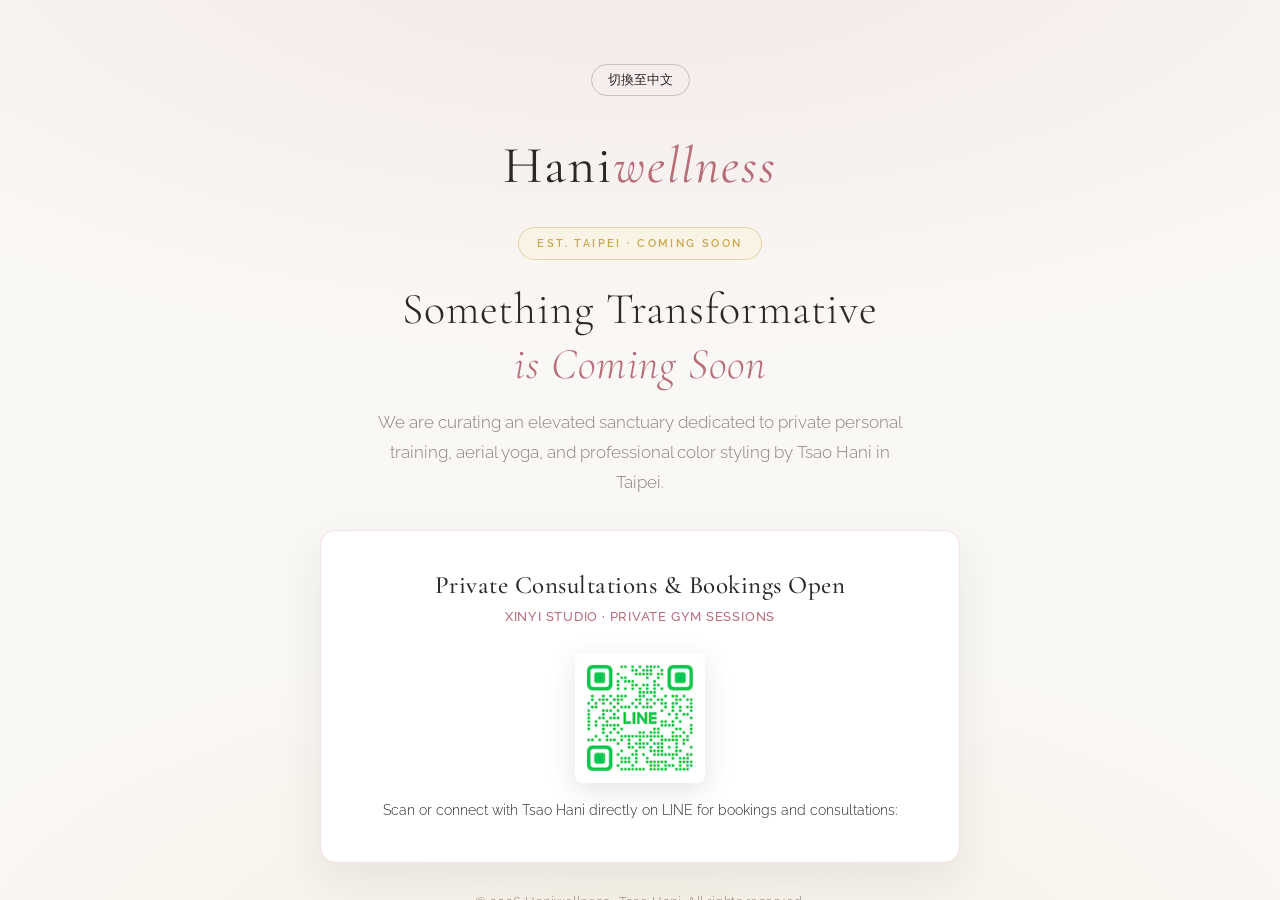
<file: index.html>
<!doctype html>
<html lang="en">
    <head>
        <meta charset="UTF-8" />
        <meta name="viewport" content="width=device-width, initial-scale=1.0" />
        <title>Coming Soon — Haniwellness | Tsao Hani Taipei</title>
        <meta
            name="description"
            content="Haniwellness by Tsao Hani. Elite personal training, aerial yoga, and professional color styling in Taipei. Something transformative is coming soon."
        />
        <meta name="robots" content="noindex, follow" />
        <link rel="stylesheet" href="css/style.css" />
        <link rel="icon" href="images/hani_logo_orange.png" type="image/png" />
        <script>
            // Check for direct preview bypass parameter
            const params = new URLSearchParams(window.location.search);
            if (params.get('preview') === 'hani' || sessionStorage.getItem('hw_preview') === '1') {
                sessionStorage.setItem('hw_preview', '1');
                window.location.replace('home.html?preview=hani');
            }
        </script>
    </head>
    <body class="hw-shield-active">
        <main id="hw-maintenance-shield" role="main" aria-label="Coming Soon Announcement">
            <div class="hw-shield-container">
                <div class="hw-shield-topbar">
                    <button type="button" class="hw-lang-toggle" id="hw-lang-toggle-btn" aria-label="Switch language">切換至中文</button>
                </div>

                <div class="hw-shield-brand" id="hw-brand-logo" role="button" tabindex="0" title="Haniwellness">
                    Hani<em>wellness</em>
                </div>

                <div class="hw-shield-tag" id="hw-tag">EST. TAIPEI · COMING SOON</div>

                <h1 class="hw-shield-title" id="hw-title">
                    Something Transformative<br /><em>is Coming Soon</em>
                </h1>
                <p class="hw-shield-desc" id="hw-desc">
                    We are curating an elevated sanctuary dedicated to private personal training, aerial yoga, and professional color styling by Tsao Hani in Taipei.
                </p>

                <div class="hw-shield-card">
                    <h2 class="hw-card-title" id="hw-card-title">Private Consultations &amp; Bookings Open</h2>
                    <p class="hw-card-subtitle" id="hw-card-sub">Xinyi Studio · Private Gym Sessions</p>

                    <div class="hw-qr-wrap">
                        <img
                            src="images/line-qr-code-haniwellness.png"
                            alt="LINE QR code to connect with Haniwellness"
                            width="130"
                            height="130"
                            class="hw-qr-img"
                        />
                    </div>

                    <p class="hw-line-note" id="hw-line-note">
                        Scan or connect with Tsao Hani directly on LINE for bookings and consultations:
                    </p>
                </div>

                <div class="hw-shield-footer" id="hw-footer">
                    &copy; 2026 Haniwellness &middot; Tsao Hani. All rights reserved.
                </div>
            </div>
        </main>

        <script>
            (function () {
                const strings = {
                    en: {
                        tag: 'EST. TAIPEI · COMING SOON',
                        title: 'Something Transformative<br><em>is Coming Soon</em>',
                        desc: 'We are curating an elevated sanctuary dedicated to private personal training, aerial yoga, and professional color styling by Tsao Hani in Taipei.',
                        cardTitle: 'Private Consultations & Bookings Open',
                        cardSub: 'Xinyi Studio · Private Gym Sessions',
                        lineNote: 'Scan or connect with Tsao Hani directly on LINE for bookings and consultations:',
                        btnLang: '切換至中文',
                        footer: '&copy; 2026 Haniwellness &middot; Tsao Hani. All rights reserved.'
                    },
                    zh: {
                        tag: '台北 · 全新蛻變 敬請期待',
                        title: '身心靈的優雅昇華<br><em>即將盛大呈獻</em>',
                        desc: '我們正在悉心籌備由 Tsao Hani 主理的頂級私人健身、空中瑜珈與個人色彩穿搭顧問體驗，帶給您由內而外的專屬自信。',
                        cardTitle: '私人課程與色彩諮詢 正常預約中',
                        cardSub: '信義旗艦教室 · 到府尊爵私教',
                        lineNote: '歡迎掃描下方 QR Code 或透過社群直接與 Hani 聯繫預約：',
                        btnLang: 'English',
                        footer: '&copy; 2026 Haniwellness &middot; 曹哈妮 Tsao Hani. 版權所有'
                    }
                };

                let lang = 'en';
                const toggleBtn = document.getElementById('hw-lang-toggle-btn');
                toggleBtn.addEventListener('click', function () {
                    lang = lang === 'en' ? 'zh' : 'en';
                    const s = strings[lang];
                    document.getElementById('hw-tag').textContent = s.tag;
                    document.getElementById('hw-title').innerHTML = s.title;
                    document.getElementById('hw-desc').textContent = s.desc;
                    document.getElementById('hw-card-title').textContent = s.cardTitle;
                    document.getElementById('hw-card-sub').textContent = s.cardSub;
                    document.getElementById('hw-line-note').textContent = s.lineNote;
                    document.getElementById('hw-footer').innerHTML = s.footer;
                    toggleBtn.textContent = s.btnLang;
                    document.documentElement.lang = lang === 'zh' ? 'zh-TW' : 'en';
                });

                // Secret 3x click on logo to open preview
                let clicks = 0;
                let timer = null;
                const logo = document.getElementById('hw-brand-logo');
                if (logo) {
                    logo.addEventListener('click', function () {
                        clicks++;
                        clearTimeout(timer);
                        timer = setTimeout(function () { clicks = 0; }, 600);
                        if (clicks >= 3) {
                            clicks = 0;
                            const pass = prompt('Enter preview passphrase:');
                            if (pass && pass.trim().toLowerCase() === 'hani') {
                                sessionStorage.setItem('hw_preview', '1');
                                window.location.href = 'home.html?preview=hani';
                            } else if (pass !== null) {
                                alert('Incorrect passphrase');
                            }
                        }
                    });
                }
            })();
        </script>
    </body>
</html>
</file>
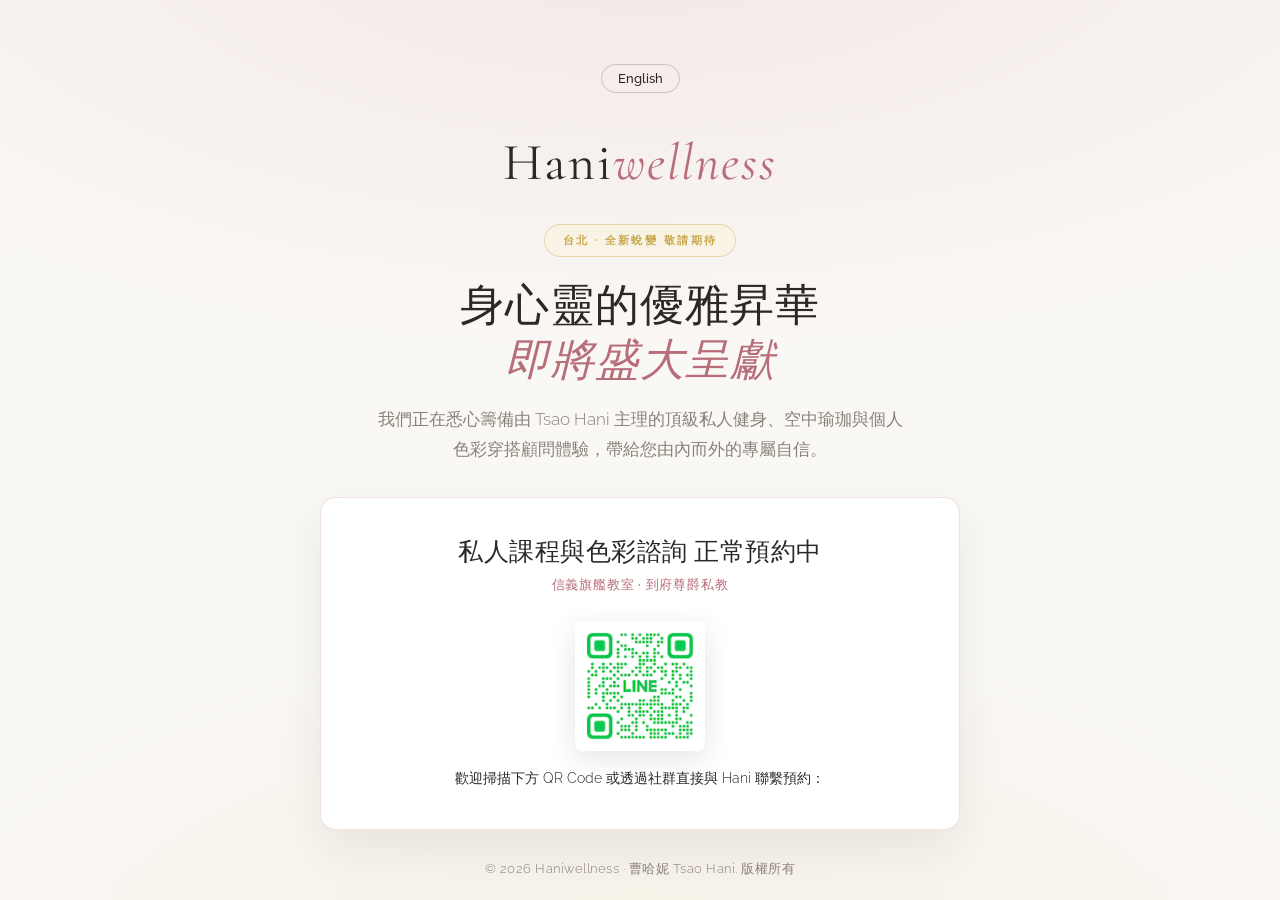
<file: zh/index.html>
<!doctype html>
<html lang="zh-TW">
    <head>
        <meta charset="UTF-8" />
        <meta name="viewport" content="width=device-width, initial-scale=1.0" />
        <title>即將推出 — Haniwellness | 曹哈妮 Tsao Hani 台北個人教練與色彩穿搭</title>
        <meta
            name="description"
            content="Haniwellness 由 Tsao Hani 主理，台北頂級私人健身教練、空中瑜珈、個人色彩穿搭顧問。全新蛻變，即將盛大呈獻。"
        />
        <meta name="robots" content="noindex, follow" />
        <link rel="stylesheet" href="../css/style.css" />
        <link rel="icon" href="../images/hani_logo_orange.png" type="image/png" />
        <script>
            // Check for direct preview bypass parameter
            const params = new URLSearchParams(window.location.search);
            if (params.get('preview') === 'hani' || sessionStorage.getItem('hw_preview') === '1') {
                sessionStorage.setItem('hw_preview', '1');
                window.location.replace('home.html?preview=hani');
            }
        </script>
    </head>
    <body class="hw-shield-active">
        <main id="hw-maintenance-shield" role="main" aria-label="Coming Soon Announcement">
            <div class="hw-shield-container">
                <div class="hw-shield-topbar">
                    <button type="button" class="hw-lang-toggle" id="hw-lang-toggle-btn" aria-label="切換語言">English</button>
                </div>

                <div class="hw-shield-brand" id="hw-brand-logo" role="button" tabindex="0" title="Haniwellness">
                    Hani<em>wellness</em>
                </div>

                <div class="hw-shield-tag" id="hw-tag">台北 · 全新蛻變 敬請期待</div>

                <h1 class="hw-shield-title" id="hw-title">
                    身心靈的優雅昇華<br /><em>即將盛大呈獻</em>
                </h1>
                <p class="hw-shield-desc" id="hw-desc">
                    我們正在悉心籌備由 Tsao Hani 主理的頂級私人健身、空中瑜珈與個人色彩穿搭顧問體驗，帶給您由內而外的專屬自信。
                </p>

                <div class="hw-shield-card">
                    <h2 class="hw-card-title" id="hw-card-title">私人課程與色彩諮詢 正常預約中</h2>
                    <p class="hw-card-subtitle" id="hw-card-sub">信義旗艦教室 · 到府尊爵私教</p>

                    <div class="hw-qr-wrap">
                        <img
                            src="../images/line-qr-code-haniwellness.png"
                            alt="加入 Haniwellness 官方 LINE 預約"
                            width="130"
                            height="130"
                            class="hw-qr-img"
                        />
                    </div>

                    <p class="hw-line-note" id="hw-line-note">
                        歡迎掃描下方 QR Code 或透過社群直接與 Hani 聯繫預約：
                    </p>
                </div>

                <div class="hw-shield-footer" id="hw-footer">
                    &copy; 2026 Haniwellness &middot; 曹哈妮 Tsao Hani. 版權所有
                </div>
            </div>
        </main>

        <script>
            (function () {
                const strings = {
                    en: {
                        tag: 'EST. TAIPEI · COMING SOON',
                        title: 'Something Transformative<br><em>is Coming Soon</em>',
                        desc: 'We are curating an elevated sanctuary dedicated to private personal training, aerial yoga, and professional color styling by Tsao Hani in Taipei.',
                        cardTitle: 'Private Consultations & Bookings Open',
                        cardSub: 'Xinyi Studio · Private Gym Sessions',
                        lineNote: 'Scan or connect with Tsao Hani directly on LINE for bookings and consultations:',
                        btnLang: '切換至中文',
                        footer: '&copy; 2026 Haniwellness &middot; Tsao Hani. All rights reserved.'
                    },
                    zh: {
                        tag: '台北 · 全新蛻變 敬請期待',
                        title: '身心靈的優雅昇華<br><em>即將盛大呈獻</em>',
                        desc: '我們正在悉心籌備由 Tsao Hani 主理的頂級私人健身、空中瑜珈與個人色彩穿搭顧問體驗，帶給您由內而外的專屬自信。',
                        cardTitle: '私人課程與色彩諮詢 正常預約中',
                        cardSub: '信義旗艦教室 · 到府尊爵私教',
                        lineNote: '歡迎掃描下方 QR Code 或透過社群直接與 Hani 聯繫預約：',
                        btnLang: 'English',
                        footer: '&copy; 2026 Haniwellness &middot; 曹哈妮 Tsao Hani. 版權所有'
                    }
                };

                let lang = 'zh';
                const toggleBtn = document.getElementById('hw-lang-toggle-btn');
                toggleBtn.addEventListener('click', function () {
                    lang = lang === 'zh' ? 'en' : 'zh';
                    const s = strings[lang];
                    document.getElementById('hw-tag').textContent = s.tag;
                    document.getElementById('hw-title').innerHTML = s.title;
                    document.getElementById('hw-desc').textContent = s.desc;
                    document.getElementById('hw-card-title').textContent = s.cardTitle;
                    document.getElementById('hw-card-sub').textContent = s.cardSub;
                    document.getElementById('hw-line-note').textContent = s.lineNote;
                    document.getElementById('hw-footer').innerHTML = s.footer;
                    toggleBtn.textContent = s.btnLang;
                    document.documentElement.lang = lang === 'zh' ? 'zh-TW' : 'en';
                });

                // Secret 3x click on logo to open preview
                let clicks = 0;
                let timer = null;
                const logo = document.getElementById('hw-brand-logo');
                if (logo) {
                    logo.addEventListener('click', function () {
                        clicks++;
                        clearTimeout(timer);
                        timer = setTimeout(function () { clicks = 0; }, 600);
                        if (clicks >= 3) {
                            clicks = 0;
                            const pass = prompt('Enter preview passphrase:');
                            if (pass && pass.trim().toLowerCase() === 'hani') {
                                sessionStorage.setItem('hw_preview', '1');
                                window.location.href = 'home.html?preview=hani';
                            } else if (pass !== null) {
                                alert('Incorrect passphrase');
                            }
                        }
                    });
                }
            })();
        </script>
    </body>
</html>
</file>
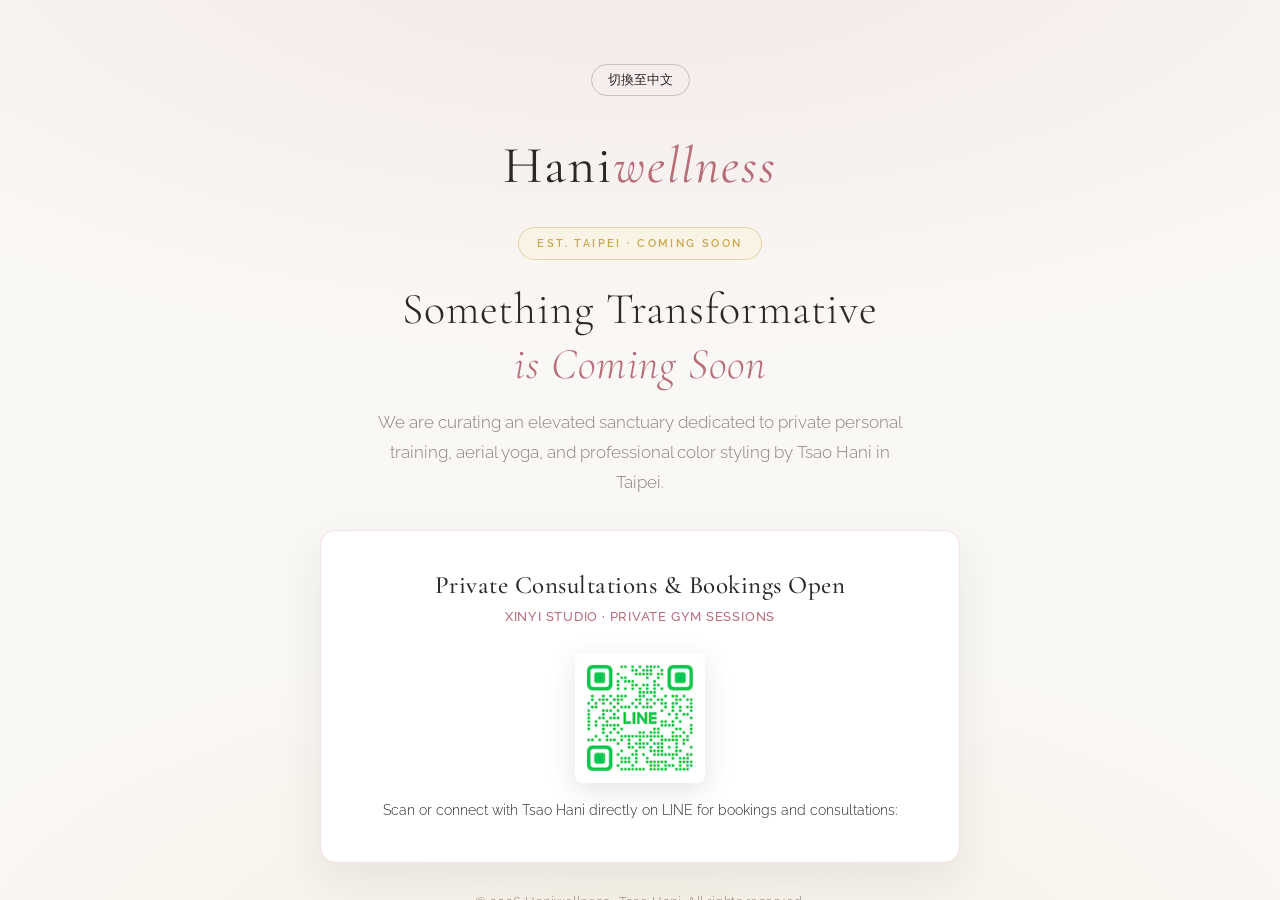
<file: coming-soon.html>
<!doctype html>
<html lang="en">
    <head>
        <meta charset="UTF-8" />
        <meta name="viewport" content="width=device-width, initial-scale=1.0" />
        <title>Coming Soon — Haniwellness | Tsao Hani Taipei</title>
        <meta
            name="description"
            content="Haniwellness by Tsao Hani. Private personal training, aerial yoga, and color styling consultations in Taipei. Something transformative is coming soon."
        />
        <meta name="robots" content="noindex, follow" />
        <link rel="stylesheet" href="css/style.css" />
        <link rel="icon" href="images/hani_logo_orange.png" type="image/png" />
    </head>
    <body class="hw-shield-active">
        <main id="hw-maintenance-shield" role="main" aria-label="Coming Soon Announcement">
            <div class="hw-shield-container">
                <div class="hw-shield-topbar">
                    <button type="button" class="hw-lang-toggle" id="hw-lang-toggle-btn" aria-label="Switch language">切換至中文</button>
                </div>

                <a href="index.html" class="hw-shield-brand" aria-label="Haniwellness">
                    Hani<em>wellness</em>
                </a>

                <div class="hw-shield-tag" id="hw-tag">EST. TAIPEI · COMING SOON</div>

                <h1 class="hw-shield-title" id="hw-title">
                    Something Transformative<br /><em>is Coming Soon</em>
                </h1>
                <p class="hw-shield-desc" id="hw-desc">
                    We are curating an elevated sanctuary dedicated to private personal training, aerial yoga, and professional color styling by Tsao Hani in Taipei.
                </p>

                <div class="hw-shield-card">
                    <h2 class="hw-card-title" id="hw-card-title">Private Consultations &amp; Bookings Open</h2>
                    <p class="hw-card-subtitle" id="hw-card-sub">Xinyi Studio · Private Gym Sessions</p>

                    <div class="hw-qr-wrap">
                        <img
                            src="images/line-qr-code-haniwellness.png"
                            alt="LINE QR code to connect with Haniwellness"
                            width="130"
                            height="130"
                            class="hw-qr-img"
                        />
                    </div>

                    <p class="hw-line-note" id="hw-line-note">
                        Scan or connect with Tsao Hani directly on LINE for bookings and consultations:
                    </p>
                </div>

                <div class="hw-shield-footer" id="hw-footer">
                    &copy; 2026 Haniwellness &middot; Tsao Hani. All rights reserved.
                </div>
            </div>
        </main>

        <script>
            (function () {
                const strings = {
                    en: {
                        tag: 'EST. TAIPEI · COMING SOON',
                        title: 'Something Transformative<br><em>is Coming Soon</em>',
                        desc: 'We are curating an elevated sanctuary dedicated to private personal training, aerial yoga, and professional color styling by Tsao Hani in Taipei.',
                        cardTitle: 'Private Consultations & Bookings Open',
                        cardSub: 'Xinyi Studio · Private Gym Sessions',
                        lineNote: 'Scan or connect with Tsao Hani directly on LINE for bookings and consultations:',
                        btnLang: '切換至中文',
                        footer: '&copy; 2026 Haniwellness &middot; Tsao Hani. All rights reserved.'
                    },
                    zh: {
                        tag: '台北 · 全新蛻變 敬請期待',
                        title: '身心靈的優雅昇華<br><em>即將盛大呈獻</em>',
                        desc: '我們正在悉心籌備由 Tsao Hani 主理的頂級私人健身、空中瑜珈與個人色彩穿搭顧問體驗，帶給您由內而外的專屬自信。',
                        cardTitle: '私人課程與色彩諮詢 正常預約中',
                        cardSub: '信義旗艦教室 · 到府尊爵私教',
                        lineNote: '歡迎掃描下方 QR Code 或透過社群直接與 Hani 聯繫預約：',
                        btnLang: 'English',
                        footer: '&copy; 2026 Haniwellness &middot; 曹哈妮 Tsao Hani. 版權所有'
                    }
                };

                let lang = 'en';
                const toggleBtn = document.getElementById('hw-lang-toggle-btn');
                toggleBtn.addEventListener('click', function () {
                    lang = lang === 'en' ? 'zh' : 'en';
                    const s = strings[lang];
                    document.getElementById('hw-tag').textContent = s.tag;
                    document.getElementById('hw-title').innerHTML = s.title;
                    document.getElementById('hw-desc').textContent = s.desc;
                    document.getElementById('hw-card-title').textContent = s.cardTitle;
                    document.getElementById('hw-card-sub').textContent = s.cardSub;
                    document.getElementById('hw-line-note').textContent = s.lineNote;
                    document.getElementById('hw-footer').innerHTML = s.footer;
                    toggleBtn.textContent = s.btnLang;
                    document.documentElement.lang = lang === 'zh' ? 'zh-TW' : 'en';
                });
            })();
        </script>
    </body>
</html>
</file>
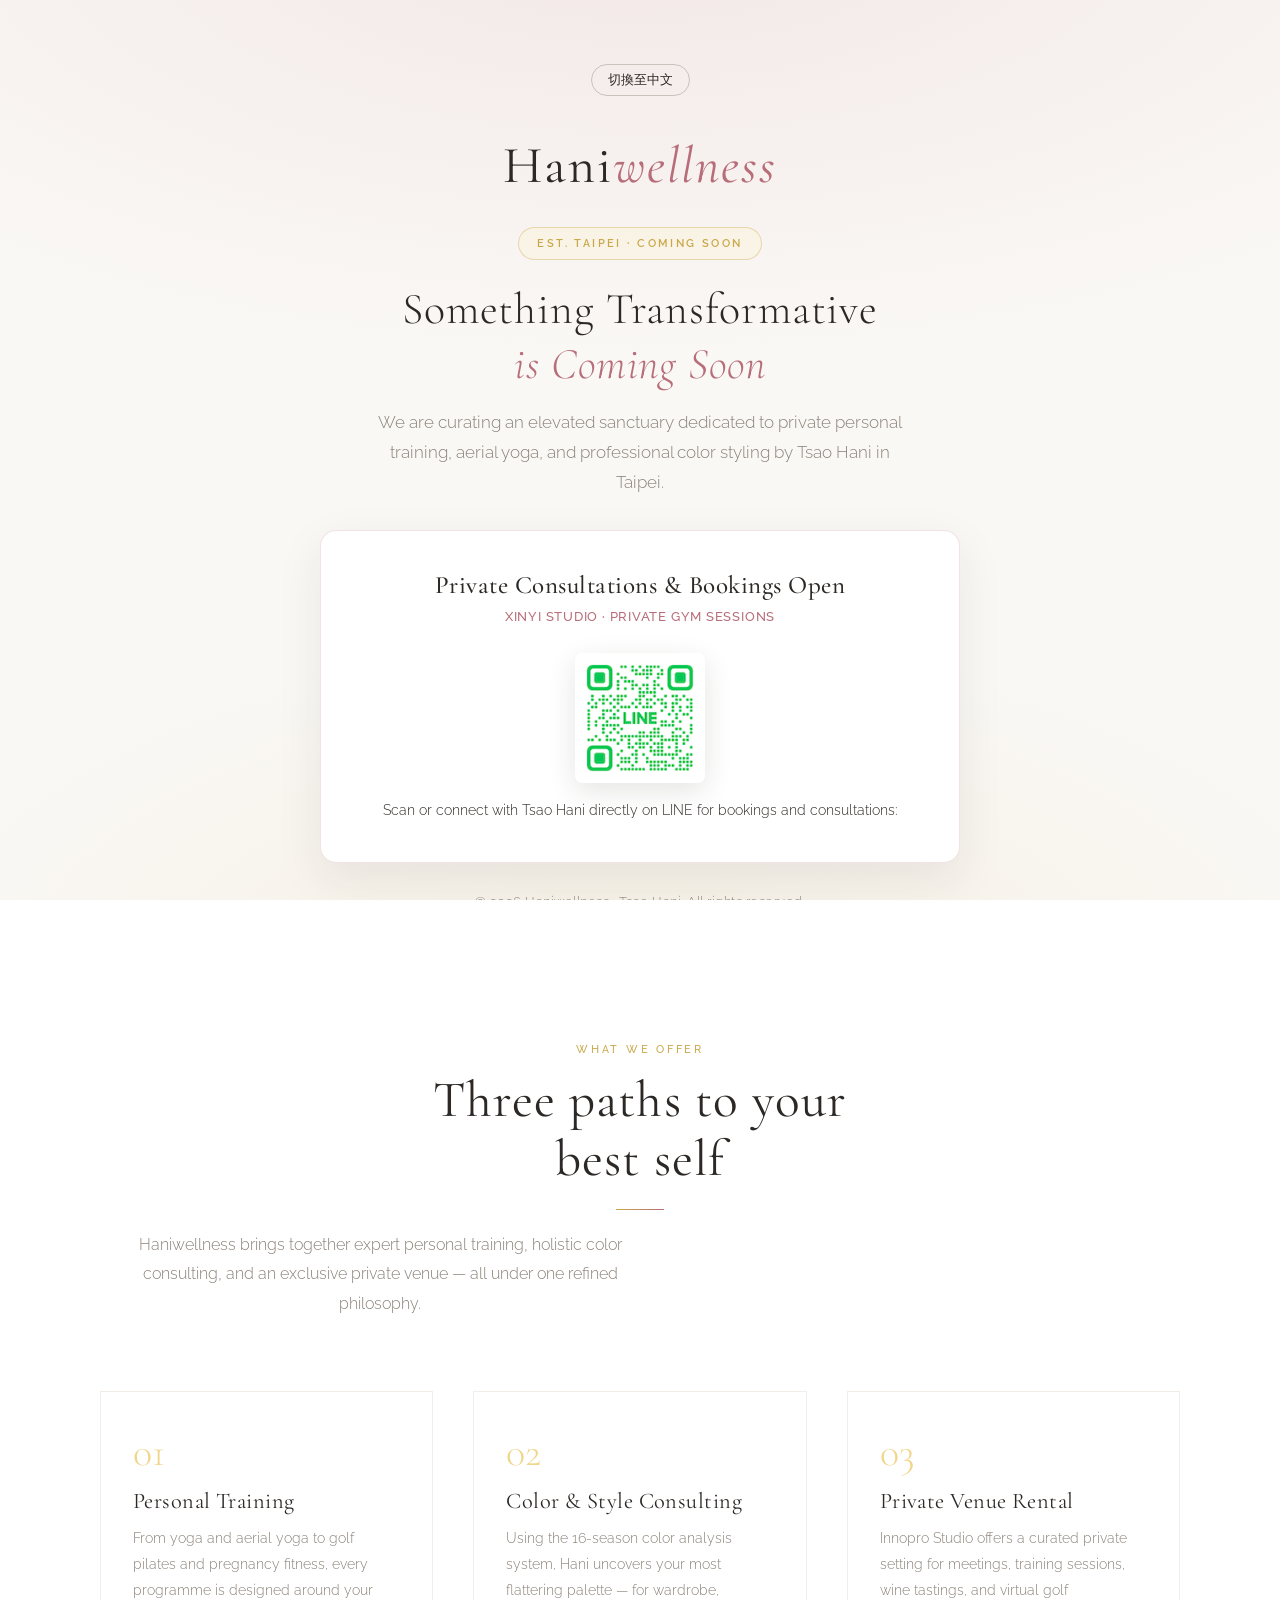
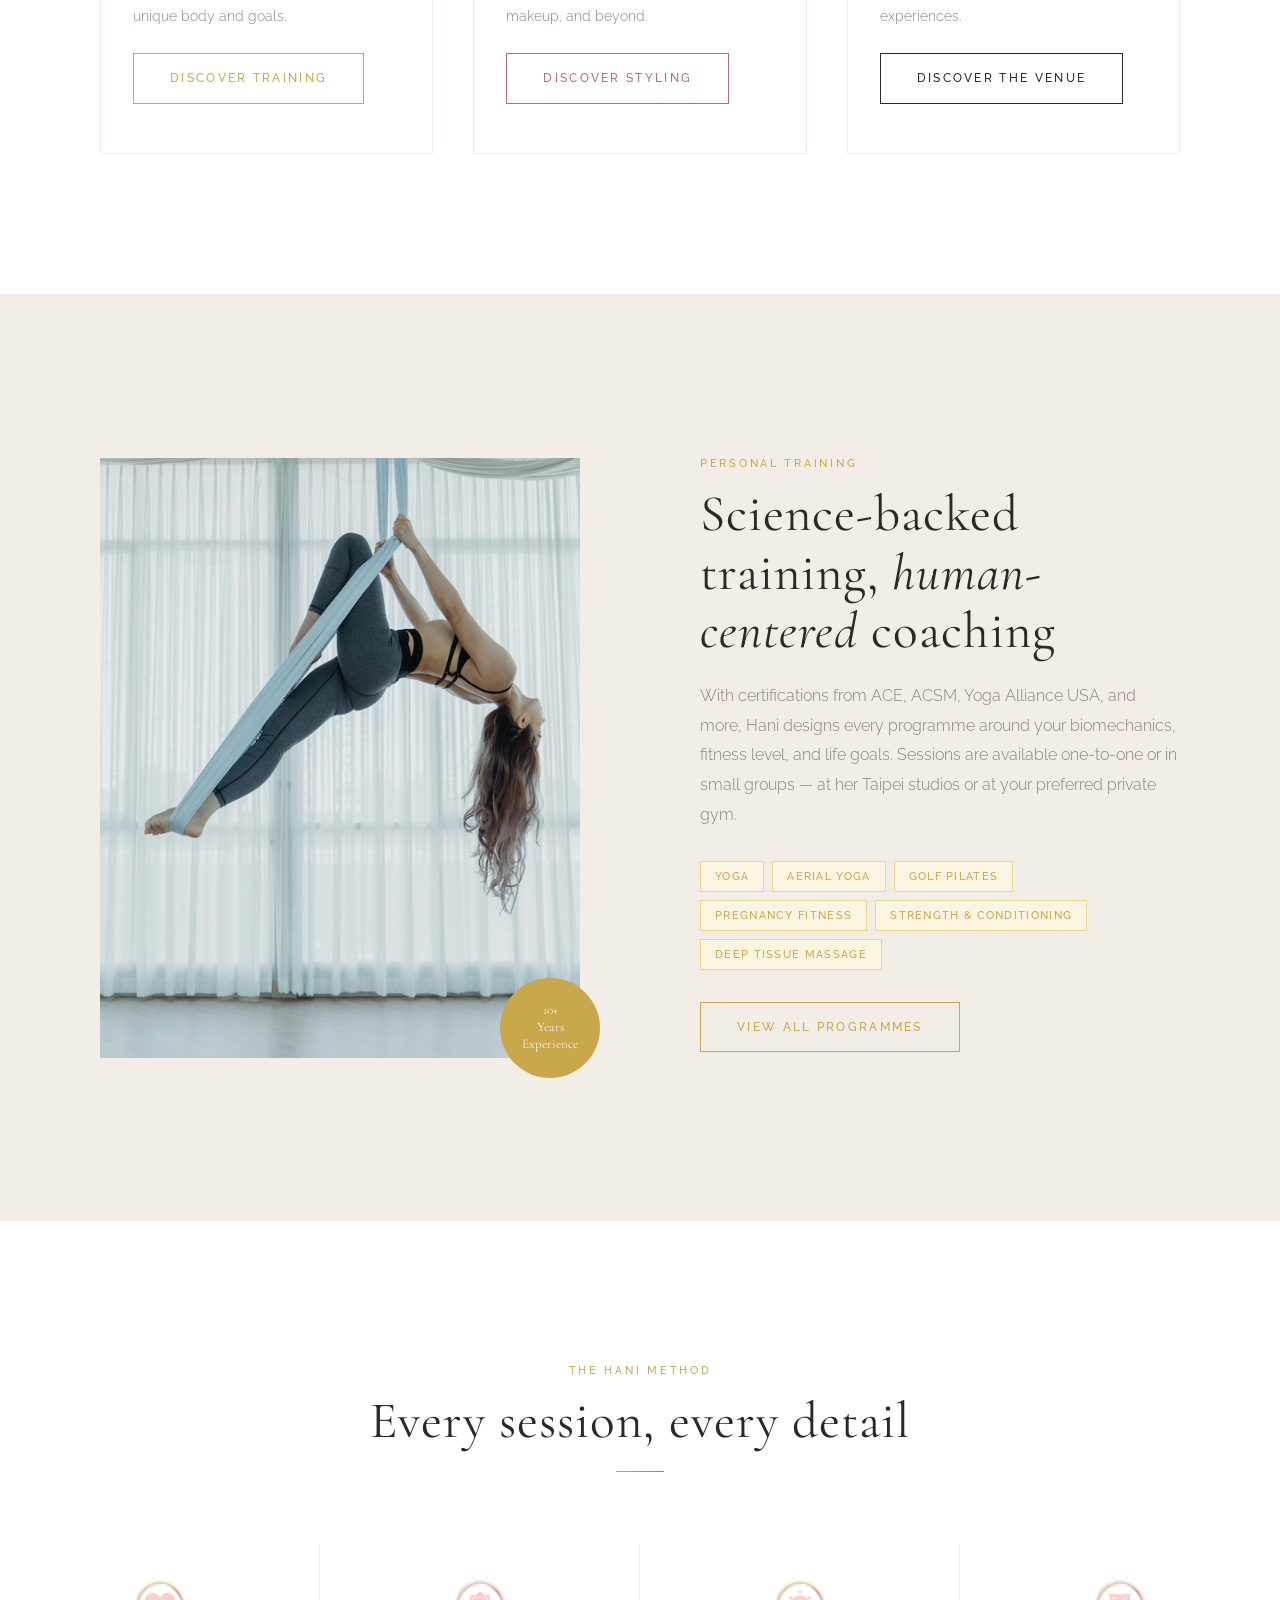
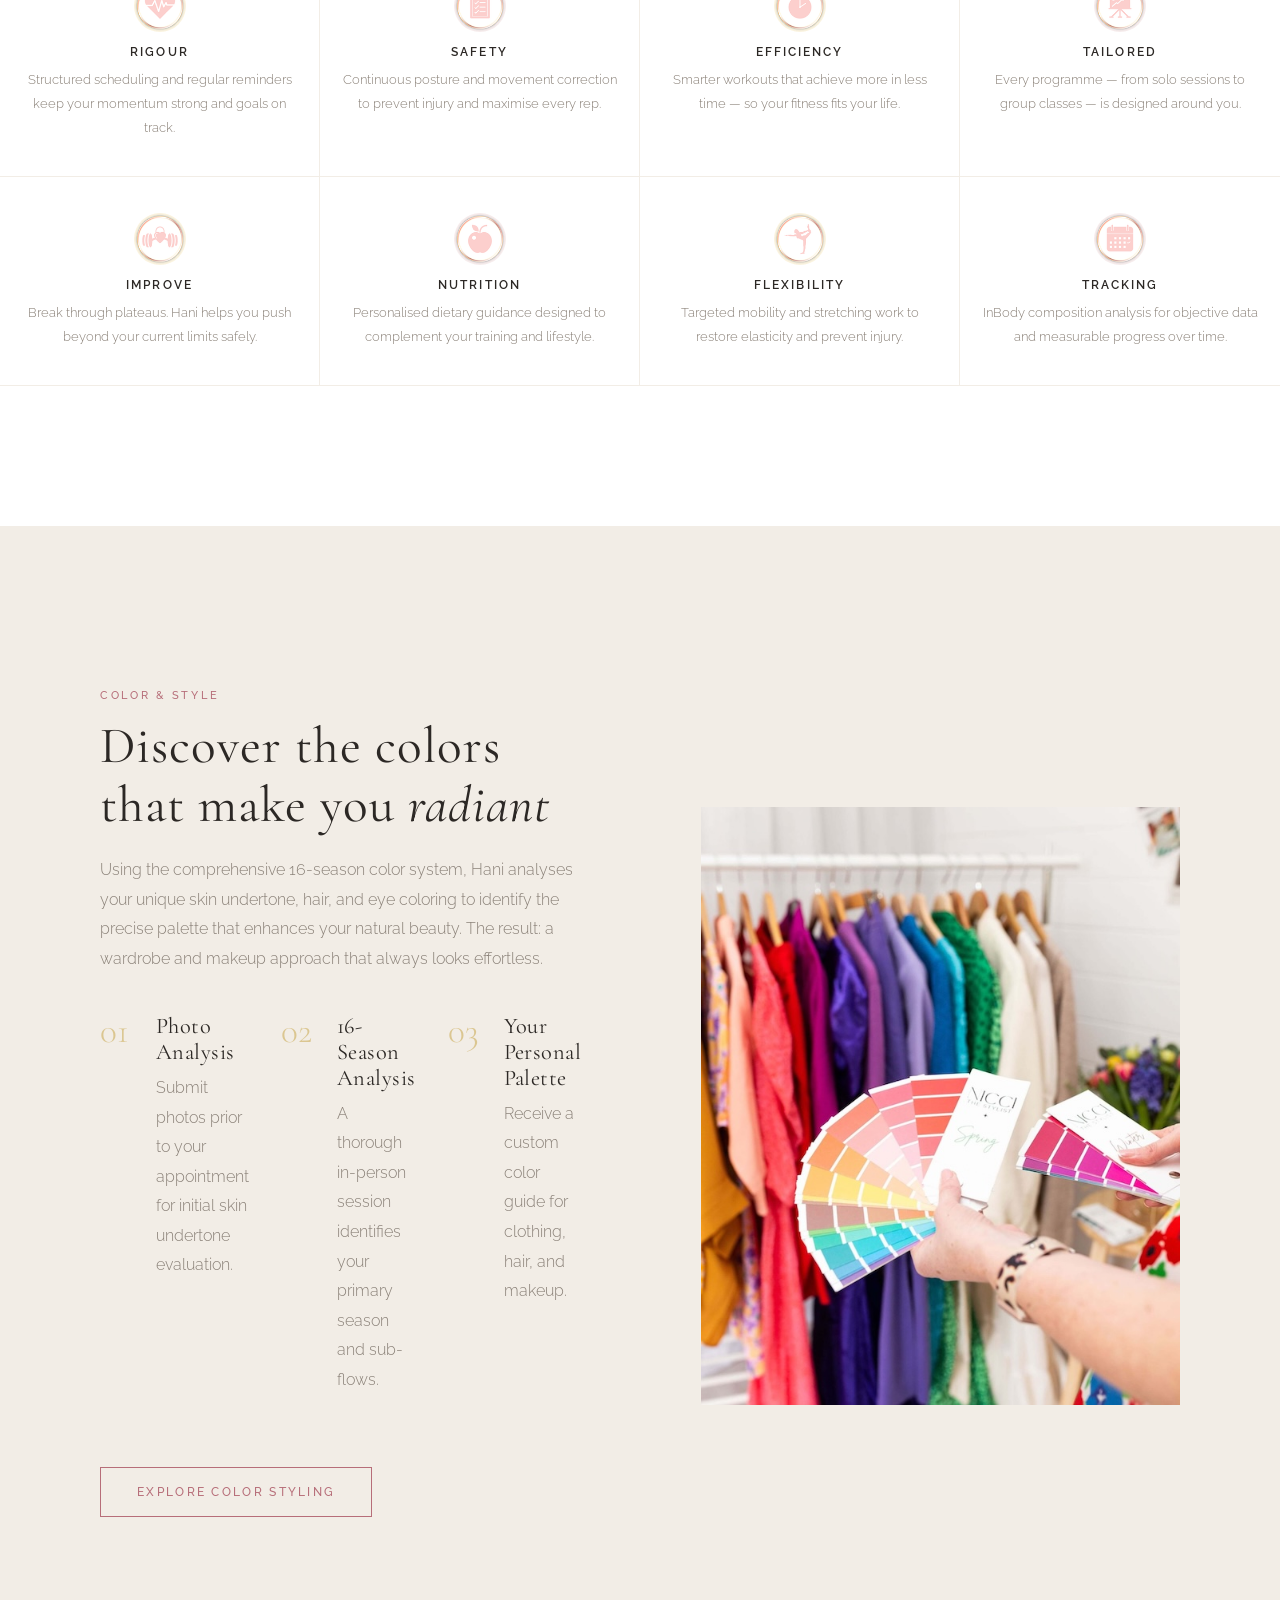
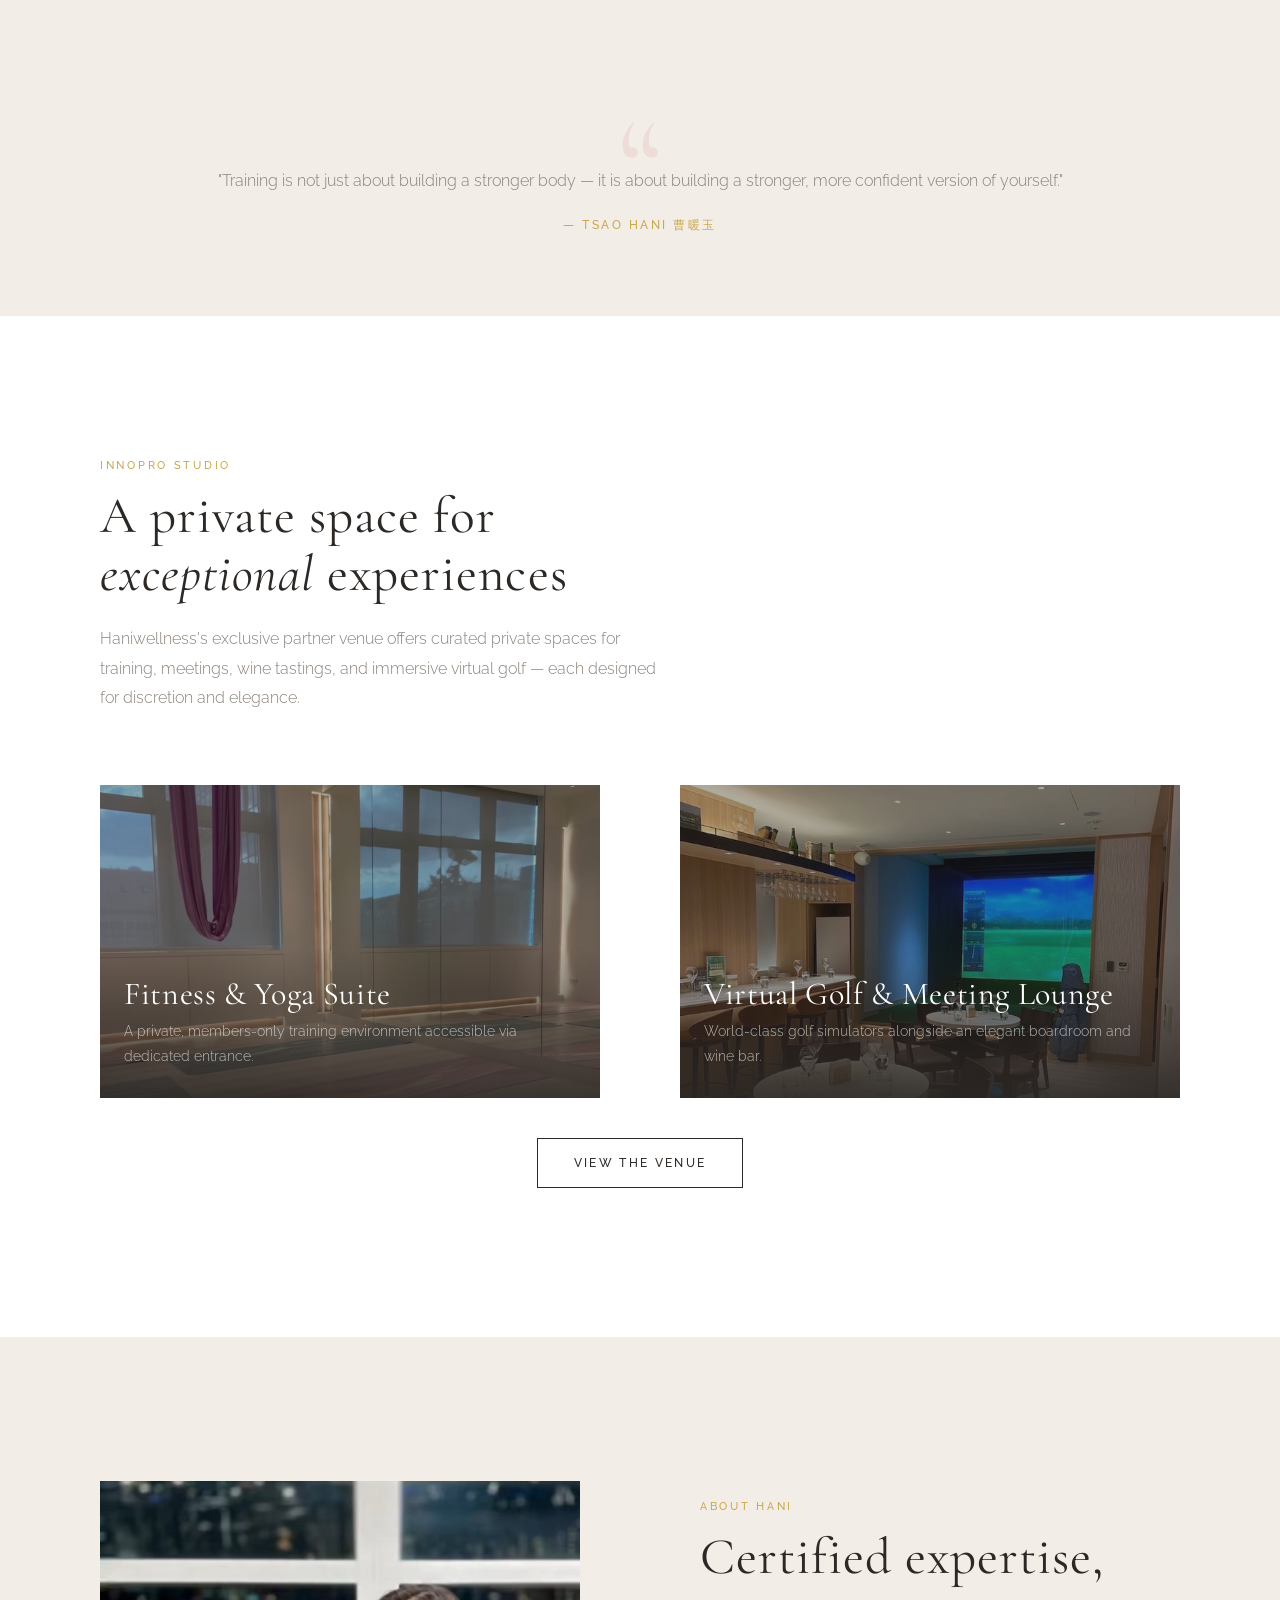
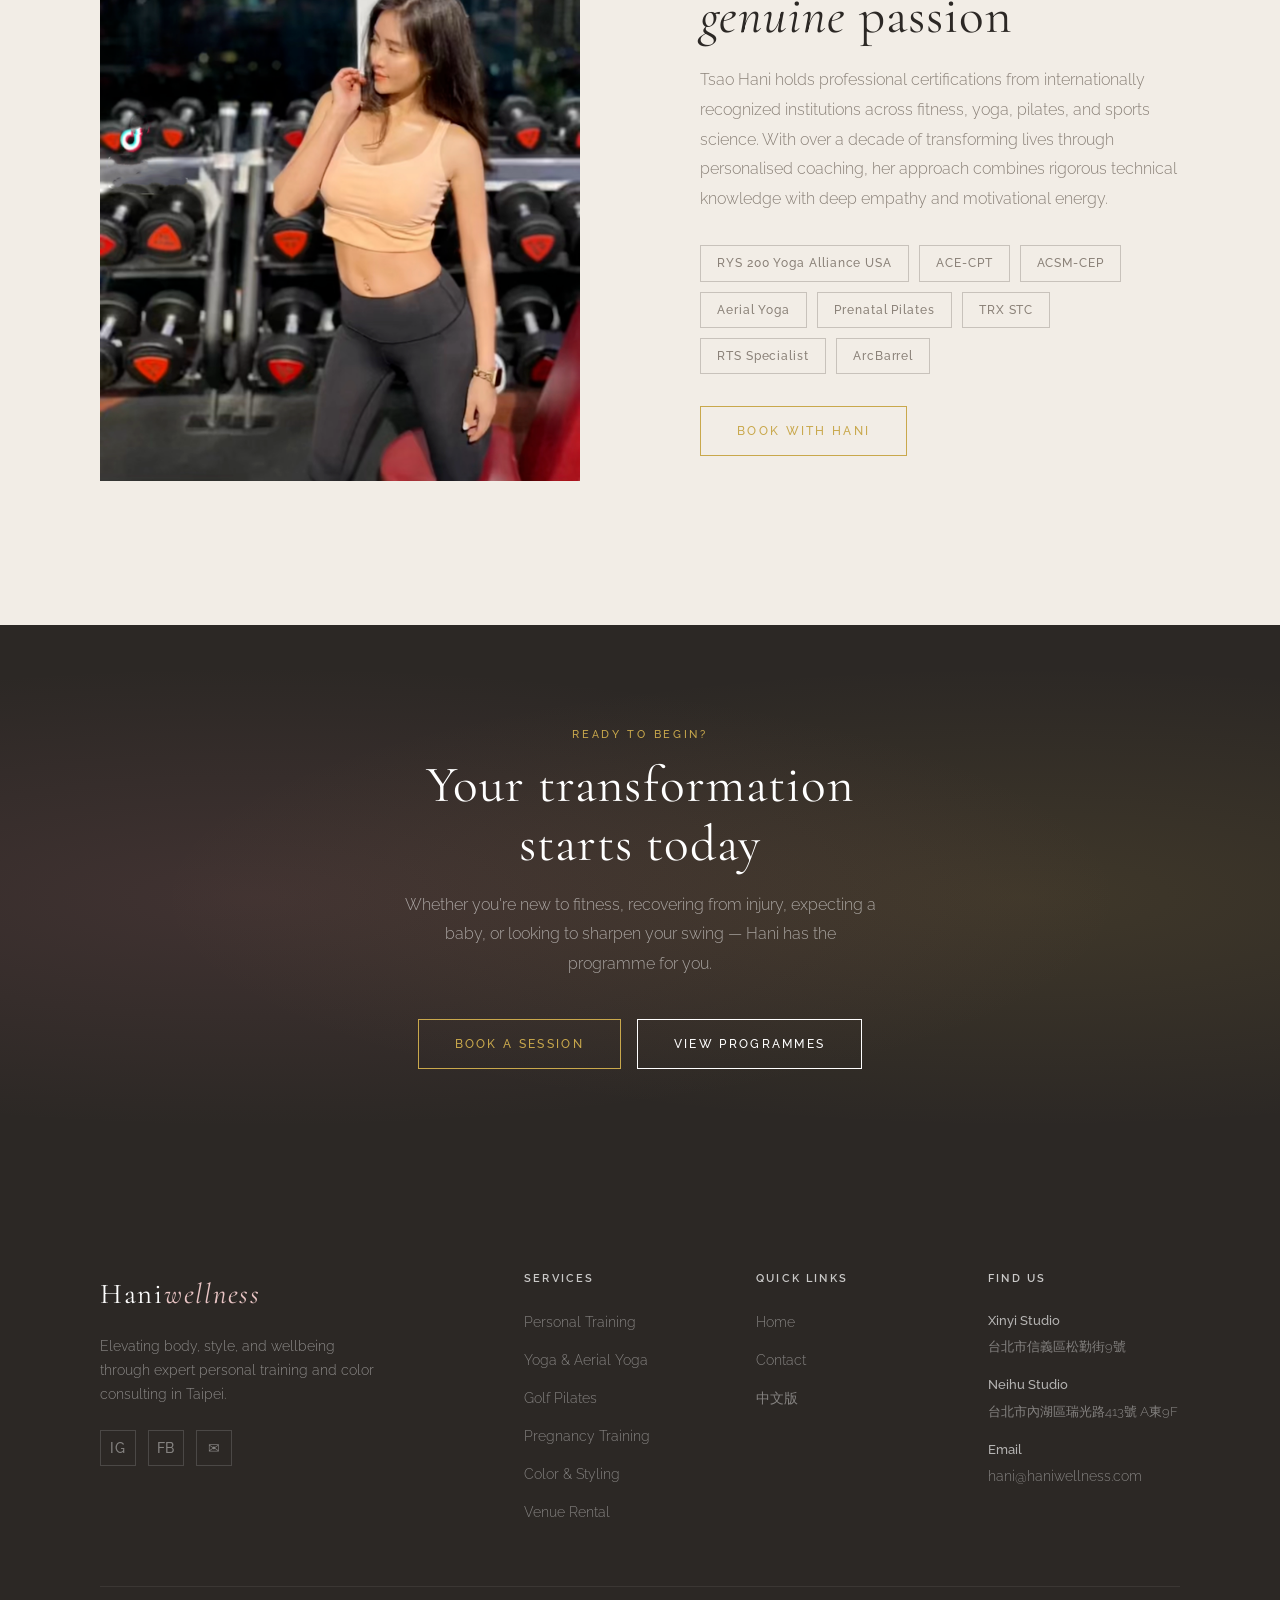
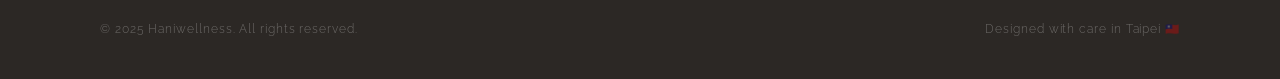
<file: home.html>
<!doctype html>
<html lang="en">
    <head>
        <meta charset="UTF-8" />
        <meta name="viewport" content="width=device-width, initial-scale=1.0" />
        <title>
            Haniwellness — Personal Training &amp; Color Styling by Tsao Hani |
            Taipei
        </title>
        <meta
            name="description"
            content="Haniwellness by Tsao Hani offers elite personal training (yoga, aerial yoga, pregnancy fitness, golf pilates) and professional color &amp; style consulting in Taipei. Transform your body, confidence, and life."
        />
        <meta
            name="keywords"
            content="personal trainer Taipei, yoga Taipei, aerial yoga, pregnancy training, golf pilates, color consultant Taipei, personal stylist, Haniwellness, 台北健身, 個人教練, 空中瑜伽"
        />
        <meta name="author" content="Tsao Hani" />
        <meta name="robots" content="index, follow" />
        <link rel="canonical" href="https://haniwellness.com/" />

        <!-- Open Graph -->
        <meta property="og:type" content="website" />
        <meta
            property="og:title"
            content="Haniwellness — Personal Training &amp; Color Styling by Tsao Hani"
        />
        <meta
            property="og:description"
            content="Elite personal training and professional color consulting in Taipei. Elevate your body, style, and wellbeing with Hani."
        />
        <meta property="og:url" content="https://haniwellness.com/" />
        <meta
            property="og:image"
            content="https://haniwellness.com/images/hani-hero-personal-trainer-taipei.jpg"
        />
        <meta property="og:locale" content="en_US" />
        <meta property="og:locale:alternate" content="zh_TW" />
        <meta property="og:site_name" content="Haniwellness" />

        <!-- Twitter Card -->
        <meta name="twitter:card" content="summary_large_image" />
        <meta
            name="twitter:title"
            content="Haniwellness — Personal Training &amp; Styling by Tsao Hani"
        />
        <meta
            name="twitter:description"
            content="Elite personal training and color consulting in Taipei."
        />
        <meta
            name="twitter:image"
            content="https://haniwellness.com/images/hani-hero-personal-trainer-taipei.jpg"
        />

        <!-- Alternate language -->
        <link rel="alternate" hreflang="en" href="https://haniwellness.com/" />
        <link
            rel="alternate"
            hreflang="zh-TW"
            href="https://haniwellness.com/zh/"
        />
        <link
            rel="alternate"
            hreflang="x-default"
            href="https://haniwellness.com/"
        />

        <link rel="stylesheet" href="css/style.css" />

        <!-- WebSite entity — enables sitelinks search box and anchors all page @id references -->
        <script type="application/ld+json">
            {
                "@context": "https://schema.org",
                "@type": "WebSite",
                "@id": "https://haniwellness.com/#website",
                "url": "https://haniwellness.com",
                "name": "Haniwellness",
                "description": "Personal training, color analysis, and private venue rental by Tsao Hani in Taipei.",
                "inLanguage": ["en", "zh-TW"],
                "potentialAction": {
                    "@type": "SearchAction",
                    "target": {
                        "@type": "EntryPoint",
                        "urlTemplate": "https://haniwellness.com/?s={search_term_string}"
                    },
                    "query-input": "required name=search_term_string"
                }
            }
        </script>

        <!-- LocalBusiness entity — canonical identity node for Haniwellness -->
        <script type="application/ld+json">
            {
                "@context": "https://schema.org",
                "@type": "LocalBusiness",
                "@id": "https://haniwellness.com/#business",
                "name": "Haniwellness",
                "alternateName": "Hani Wellness",
                "description": "Personal training, yoga, aerial yoga, golf pilates, pregnancy fitness, and professional color styling by Tsao Hani in Taipei.",
                "url": "https://haniwellness.com",
                "image": "https://haniwellness.com/images/hani-hero-personal-trainer-taipei.jpg",
                "founder": {
                    "@type": "Person",
                    "@id": "https://haniwellness.com/#person-tsao-hani",
                    "name": "Tsao Hani",
                    "alternateName": "曹暖玉",
                    "jobTitle": "Certified Personal Trainer & Color Consultant",
                    "sameAs": [
                        "https://www.instagram.com/hani_c1/",
                        "https://www.facebook.com/profile.php?id=100083695221580"
                    ]
                },
                "address": [
                    {
                        "@type": "PostalAddress",
                        "streetAddress": "松勤街9號",
                        "addressLocality": "信義區, 台北市",
                        "addressRegion": "Taipei",
                        "addressCountry": "TW"
                    },
                    {
                        "@type": "PostalAddress",
                        "streetAddress": "瑞光路413號A東9F",
                        "addressLocality": "內湖區, 台北市",
                        "addressRegion": "Taipei",
                        "addressCountry": "TW"
                    }
                ],
                "contactPoint": {
                    "@type": "ContactPoint",
                    "email": "hani@haniwellness.com",
                    "contactType": "customer service",
                    "availableLanguage": ["English", "Chinese"]
                },
                "sameAs": [
                    "https://www.instagram.com/hani_c1/",
                    "https://www.facebook.com/profile.php?id=100083695221580"
                ],
                "hasOfferCatalog": {
                    "@type": "OfferCatalog",
                    "name": "Services",
                    "itemListElement": [
                        {
                            "@type": "Offer",
                            "itemOffered": {
                                "@type": "Service",
                                "@id": "https://haniwellness.com/training.html#service",
                                "name": "Personal Training"
                            }
                        },
                        {
                            "@type": "Offer",
                            "itemOffered": {
                                "@type": "Service",
                                "name": "Yoga & Aerial Yoga"
                            }
                        },
                        {
                            "@type": "Offer",
                            "itemOffered": {
                                "@type": "Service",
                                "name": "Golf Pilates"
                            }
                        },
                        {
                            "@type": "Offer",
                            "itemOffered": {
                                "@type": "Service",
                                "name": "Pregnancy Training"
                            }
                        },
                        {
                            "@type": "Offer",
                            "itemOffered": {
                                "@type": "Service",
                                "@id": "https://haniwellness.com/stylist.html#service",
                                "name": "Color & Style Consulting"
                            }
                        },
                        {
                            "@type": "Offer",
                            "itemOffered": {
                                "@type": "Service",
                                "name": "Private Venue Rental"
                            }
                        }
                    ]
                }
            }
        </script>

        <!-- WebPage + Speakable for homepage -->
        <script type="application/ld+json">
            {
                "@context": "https://schema.org",
                "@type": "WebPage",
                "@id": "https://haniwellness.com/#webpage",
                "url": "https://haniwellness.com/",
                "name": "Haniwellness — Personal Training & Color Styling by Tsao Hani | Taipei",
                "isPartOf": { "@id": "https://haniwellness.com/#website" },
                "about": { "@id": "https://haniwellness.com/#business" },
                "speakable": {
                    "@type": "SpeakableSpecification",
                    "cssSelector": [
                        ".hero-content h1",
                        ".hero-content p",
                        "#services-heading",
                        "#training-heading",
                        "#stylist-heading",
                        "#about-heading"
                    ]
                }
            }
        </script>
    </head>

    <body>
        <!-- ══ NAVIGATION ══════════════════════════ -->
        <nav class="site-nav" role="navigation" aria-label="Main navigation">
            <div class="nav-inner">
                <a
                    href="index.html"
                    class="nav-logo-text"
                    aria-label="Haniwellness home"
                >
                    Hani<em>wellness</em>
                </a>
                <div class="nav-links" role="menubar">
                    <a href="index.html" role="menuitem" class="active">Home</a>
                    <a href="training.html" role="menuitem">Training</a>
                    <a href="stylist.html" role="menuitem">Stylist</a>
                    <a href="rental.html" role="menuitem">Venue</a>
                    <a href="contact.html" role="menuitem">Contact</a>
                </div>
                <div class="nav-right">
                    <a
                        href="zh/index.html"
                        class="nav-lang"
                        aria-label="Switch to Chinese"
                        >中文</a
                    >
                    <button
                        class="nav-hamburger"
                        aria-label="Toggle navigation menu"
                        aria-expanded="false"
                        aria-controls="mobile-menu"
                    >
                        <span></span><span></span><span></span>
                    </button>
                </div>
            </div>
        </nav>

        <!-- Mobile menu -->
        <div
            class="nav-mobile-menu"
            id="mobile-menu"
            role="menu"
            aria-label="Mobile navigation"
        >
            <a href="index.html" role="menuitem">Home</a>
            <a href="training.html" role="menuitem">Training</a>
            <a href="stylist.html" role="menuitem">Stylist</a>
            <a href="rental.html" role="menuitem">Venue</a>
            <a href="contact.html" role="menuitem">Contact</a>
            <a href="zh/index.html" role="menuitem">中文版</a>
        </div>

        <main id="main-content">
            <!-- ══ HERO ════════════════════════════════ -->
            <section class="hero" aria-label="Introduction">
                <div class="hero-media">
                    <img
                        src="images/hani-hero-personal-trainer-taipei.jpg"
                        alt="Tsao Hani, certified personal trainer and wellness expert in Taipei"
                        fetchpriority="high"
                        width="1920"
                        height="1080"
                    />
                </div>
                <div class="hero-overlay" aria-hidden="true"></div>
                <div class="container">
                    <div class="hero-content">
                        <span class="eyebrow">Tsao Hani 曹暖玉 — Taipei</span>
                        <h1>
                            Elevate your body<br />and <em>transform</em> your
                            life
                        </h1>
                        <p>
                            Certified personal trainer and color stylist
                            dedicated to building stronger, more confident
                            versions of you — inside and out.
                        </p>
                        <div class="hero-ctas">
                            <a href="training.html" class="btn btn-gold"
                                ><span>Explore Training</span></a
                            >
                            <a href="contact.html" class="btn btn-white"
                                ><span>Book a Session</span></a
                            >
                        </div>
                    </div>
                </div>
                <div class="hero-scroll" aria-hidden="true">
                    <span>Scroll</span>
                    <div class="hero-scroll-line"></div>
                </div>
            </section>

            <!-- ══ INTRO — 3 PILLARS ════════════════════ -->
            <section
                class="section bg-white"
                aria-labelledby="services-heading"
            >
                <div class="container">
                    <div class="section-head text-center reveal">
                        <span class="eyebrow">What We Offer</span>
                        <h2 id="services-heading">
                            Three paths to your<br />best self
                        </h2>
                        <div class="gold-divider"></div>
                        <p>
                            Haniwellness brings together expert personal
                            training, holistic color consulting, and an
                            exclusive private venue — all under one refined
                            philosophy.
                        </p>
                    </div>

                    <div class="grid-3">
                        <article class="service-card reveal reveal-delay-1">
                            <div class="service-card-num">01</div>
                            <h4>Personal Training</h4>
                            <p>
                                From yoga and aerial yoga to golf pilates and
                                pregnancy fitness, every programme is designed
                                around your unique body and goals.
                            </p>
                            <a
                                href="training.html"
                                class="btn btn-gold mt-24"
                                style="margin-top: 24px"
                                ><span>Discover Training</span></a
                            >
                        </article>
                        <article class="service-card reveal reveal-delay-2">
                            <div class="service-card-num">02</div>
                            <h4>Color &amp; Style Consulting</h4>
                            <p>
                                Using the 16-season color analysis system, Hani
                                uncovers your most flattering palette — for
                                wardrobe, makeup, and beyond.
                            </p>
                            <a
                                href="stylist.html"
                                class="btn btn-rose mt-24"
                                style="margin-top: 24px"
                                ><span>Discover Styling</span></a
                            >
                        </article>
                        <article class="service-card reveal reveal-delay-3">
                            <div class="service-card-num">03</div>
                            <h4>Private Venue Rental</h4>
                            <p>
                                Innopro Studio offers a curated private setting
                                for meetings, training sessions, wine tastings,
                                and virtual golf experiences.
                            </p>
                            <a
                                href="rental.html"
                                class="btn btn-dark mt-24"
                                style="margin-top: 24px"
                                ><span>Discover the Venue</span></a
                            >
                        </article>
                    </div>
                </div>
            </section>

            <!-- ══ TRAINING FEATURE ═════════════════════ -->
            <section
                class="section bg-ivory-dark"
                aria-labelledby="training-heading"
            >
                <div class="container">
                    <div class="feature-block">
                        <div class="feature-image reveal">
                            <img
                                src="images/hani-yoga-aerial-session-taipei.jpg"
                                alt="Hani coaching an aerial yoga session in Taipei studio"
                                width="600"
                                height="750"
                                loading="lazy"
                            />
                            <div
                                class="feature-image-badge"
                                aria-label="Over 10 years experience"
                            >
                                10+<br />Years<br />Experience
                            </div>
                        </div>
                        <div class="feature-text reveal reveal-delay-2">
                            <span class="eyebrow">Personal Training</span>
                            <h2 id="training-heading">
                                Science-backed training,
                                <em>human-centered</em> coaching
                            </h2>
                            <p>
                                With certifications from ACE, ACSM, Yoga
                                Alliance USA, and more, Hani designs every
                                programme around your biomechanics, fitness
                                level, and life goals. Sessions are available
                                one-to-one or in small groups — at her Taipei
                                studios or at your preferred private gym.
                            </p>
                            <div
                                class="training-tags"
                                aria-label="Training specialties"
                            >
                                <span class="training-tag">Yoga</span>
                                <span class="training-tag">Aerial Yoga</span>
                                <span class="training-tag">Golf Pilates</span>
                                <span class="training-tag"
                                    >Pregnancy Fitness</span
                                >
                                <span class="training-tag"
                                    >Strength &amp; Conditioning</span
                                >
                                <span class="training-tag"
                                    >Deep Tissue Massage</span
                                >
                            </div>
                            <a
                                href="training.html"
                                class="btn btn-gold"
                                style="margin-top: 32px"
                                ><span>View All Programmes</span></a
                            >
                        </div>
                    </div>
                </div>
            </section>

            <!-- ══ 8 PILLARS ════════════════════════════ -->
            <section class="section bg-white" aria-labelledby="pillars-heading">
                <div class="container">
                    <div class="section-head text-center reveal">
                        <span class="eyebrow">The Hani Method</span>
                        <h2 id="pillars-heading">
                            Every session, every detail
                        </h2>
                        <div class="gold-divider"></div>
                    </div>
                </div>
                <div class="pillar-grid reveal">
                    <div class="pillar-item">
                        <div
                            class="pillar-icon pillar-icon-gold"
                            aria-hidden="true"
                        >
                            <img
                                src="images/circle_Heartrate-01.png"
                                alt="Hani coaching rigour"
                                width="100"
                                height="100"
                                loading="lazy"
                            />
                        </div>
                        <h4>Rigour</h4>
                        <p>
                            Structured scheduling and regular reminders keep
                            your momentum strong and goals on track.
                        </p>
                    </div>
                    <div class="pillar-item">
                        <div
                            class="pillar-icon pillar-icon-rose"
                            aria-hidden="true"
                        >
                            <img
                                src="images/circle_Report-01.png"
                                alt="Hani coaching safety"
                                width="100"
                                height="100"
                                loading="lazy"
                            />
                        </div>
                        <h4>Safety</h4>
                        <p>
                            Continuous posture and movement correction to
                            prevent injury and maximise every rep.
                        </p>
                    </div>
                    <div class="pillar-item">
                        <div
                            class="pillar-icon pillar-icon-gold"
                            aria-hidden="true"
                        >
                            <img
                                src="images/circle_Clock-01.png"
                                alt="Hani coaching efficiency"
                                width="100"
                                height="100"
                                loading="lazy"
                            />
                        </div>
                        <h4>Efficiency</h4>
                        <p>
                            Smarter workouts that achieve more in less time — so
                            your fitness fits your life.
                        </p>
                    </div>
                    <div class="pillar-item">
                        <div
                            class="pillar-icon pillar-icon-rose"
                            aria-hidden="true"
                        >
                            <img
                                src="images/circle_Teaching-01.png"
                                alt="Hani coaching tailored"
                                width="100"
                                height="100"
                                loading="lazy"
                            />
                        </div>
                        <h4>Tailored</h4>
                        <p>
                            Every programme — from solo sessions to group
                            classes — is designed around you.
                        </p>
                    </div>
                    <div class="pillar-item">
                        <div
                            class="pillar-icon pillar-icon-gold"
                            aria-hidden="true"
                        >
                            <img
                                src="images/circle_Ketle-01.png"
                                alt="Hani coaching Improvement"
                                width="100"
                                height="100"
                                loading="lazy"
                            />
                        </div>
                        <h4>Improve</h4>
                        <p>
                            Break through plateaus. Hani helps you push beyond
                            your current limits safely.
                        </p>
                    </div>
                    <div class="pillar-item">
                        <div
                            class="pillar-icon pillar-icon-rose"
                            aria-hidden="true"
                        >
                            <img
                                src="images/circle_Apple-01.png"
                                alt="Hani coaching Nutrition"
                                width="100"
                                height="100"
                                loading="lazy"
                            />
                        </div>
                        <h4>Nutrition</h4>
                        <p>
                            Personalised dietary guidance designed to complement
                            your training and lifestyle.
                        </p>
                    </div>
                    <div class="pillar-item">
                        <div
                            class="pillar-icon pillar-icon-gold"
                            aria-hidden="true"
                        >
                            <img
                                src="images/circle_Yoga-01.png"
                                alt="Hani coaching flexibility"
                                width="100"
                                height="100"
                                loading="lazy"
                            />
                        </div>
                        <h4>Flexibility</h4>
                        <p>
                            Targeted mobility and stretching work to restore
                            elasticity and prevent injury.
                        </p>
                    </div>
                    <div class="pillar-item">
                        <div
                            class="pillar-icon pillar-icon-rose"
                            aria-hidden="true"
                        >
                            <img
                                src="images/circle_WeightLift-01.png"
                                alt="Hani coaching schedule"
                                width="100"
                                height="100"
                                loading="lazy"
                            />
                        </div>
                        <h4>Tracking</h4>
                        <p>
                            InBody composition analysis for objective data and
                            measurable progress over time.
                        </p>
                    </div>
                </div>
            </section>

            <!-- ══ STYLIST FEATURE ══════════════════════ -->
            <section
                class="section bg-ivory-dark"
                aria-labelledby="stylist-heading"
            >
                <div class="container">
                    <div class="feature-block reverse">
                        <div class="feature-text reveal">
                            <span class="eyebrow eyebrow-rose"
                                >Color &amp; Style</span
                            >
                            <h2 id="stylist-heading">
                                Discover the colors that make you
                                <em>radiant</em>
                            </h2>
                            <p>
                                Using the comprehensive 16-season color system,
                                Hani analyses your unique skin undertone, hair,
                                and eye coloring to identify the precise palette
                                that enhances your natural beauty. The result: a
                                wardrobe and makeup approach that always looks
                                effortless.
                            </p>
                            <div class="steps mt-40">
                                <div class="step">
                                    <h4>Photo Analysis</h4>
                                    <p>
                                        Submit photos prior to your appointment
                                        for initial skin undertone evaluation.
                                    </p>
                                </div>
                                <div class="step">
                                    <h4>16-Season Analysis</h4>
                                    <p>
                                        A thorough in-person session identifies
                                        your primary season and sub-flows.
                                    </p>
                                </div>
                                <div class="step">
                                    <h4>Your Personal Palette</h4>
                                    <p>
                                        Receive a custom color guide for
                                        clothing, hair, and makeup.
                                    </p>
                                </div>
                            </div>
                            <a
                                href="stylist.html"
                                class="btn btn-rose"
                                style="margin-top: 40px"
                                ><span>Explore Color Styling</span></a
                            >
                        </div>
                        <div class="feature-image reveal reveal-delay-2">
                            <img
                                src="images/hani-color-analysis-personal-stylist-taipei.jpg"
                                alt="Personal color analysis session with Tsao Hani in Taipei"
                                width="600"
                                height="750"
                                loading="lazy"
                            />
                        </div>
                    </div>
                </div>
            </section>

            <!-- ══ PULL QUOTE ════════════════════════════ -->
            <blockquote class="pull-quote" cite="https://haniwellness.com">
                <p>
                    "Training is not just about building a stronger body — it is
                    about building a stronger, more confident version of
                    yourself."
                </p>
                <cite>— Tsao Hani 曹暖玉</cite>
            </blockquote>

            <!-- ══ VENUE FEATURE ════════════════════════ -->
            <section class="section bg-white" aria-labelledby="venue-heading">
                <div class="container">
                    <div class="section-head reveal">
                        <span class="eyebrow">Innopro Studio</span>
                        <h2 id="venue-heading">
                            A private space for<br /><em>exceptional</em>
                            experiences
                        </h2>
                        <div class="gold-divider-left"></div>
                        <p>
                            Haniwellness's exclusive partner venue offers
                            curated private spaces for training, meetings, wine
                            tastings, and immersive virtual golf — each designed
                            for discretion and elegance.
                        </p>
                    </div>
                    <div class="grid-2 reveal reveal-delay-1">
                        <article class="venue-card">
                            <img
                                src="images/innopro-studio-yoga-training-room-taipei.jpg"
                                alt="Private yoga and training studio at Innopro Studio, Taipei"
                                width="700"
                                height="438"
                                loading="lazy"
                            />
                            <div class="venue-card-text">
                                <h3>Fitness &amp; Yoga Suite</h3>
                                <p>
                                    A private, members-only training environment
                                    accessible via dedicated entrance.
                                </p>
                            </div>
                        </article>
                        <article class="venue-card">
                            <img
                                src="images/innopro-studio-virtual-golf-meeting-room-taipei.jpg"
                                alt="Virtual golf simulator and meeting lounge at Innopro Studio, Taipei"
                                width="700"
                                height="438"
                                loading="lazy"
                            />
                            <div class="venue-card-text">
                                <h3>Virtual Golf &amp; Meeting Lounge</h3>
                                <p>
                                    World-class golf simulators alongside an
                                    elegant boardroom and wine bar.
                                </p>
                            </div>
                        </article>
                    </div>
                    <div class="text-center mt-40 reveal">
                        <a href="rental.html" class="btn btn-dark"
                            ><span>View the Venue</span></a
                        >
                    </div>
                </div>
            </section>

            <!-- ══ ABOUT ═════════════════════════════════ -->
            <section
                class="section bg-ivory-dark"
                aria-labelledby="about-heading"
            >
                <div class="container">
                    <div class="feature-block">
                        <div class="feature-image reveal">
                            <img
                                src="images/tsao-hani-certified-trainer-portrait-taipei.png"
                                alt="Tsao Hani, certified personal trainer and wellness professional in Taipei"
                                width="600"
                                height="750"
                                loading="lazy"
                            />
                        </div>
                        <div class="feature-text reveal reveal-delay-2">
                            <span class="eyebrow">About Hani</span>
                            <h2 id="about-heading">
                                Certified expertise, <em>genuine</em> passion
                            </h2>
                            <p>
                                Tsao Hani holds professional certifications from
                                internationally recognized institutions across
                                fitness, yoga, pilates, and sports science. With
                                over a decade of transforming lives through
                                personalised coaching, her approach combines
                                rigorous technical knowledge with deep empathy
                                and motivational energy.
                            </p>
                            <div
                                class="credential-row"
                                aria-label="Certifications"
                            >
                                <span class="credential-tag"
                                    >RYS 200 Yoga Alliance USA</span
                                >
                                <span class="credential-tag">ACE-CPT</span>
                                <span class="credential-tag">ACSM-CEP</span>
                                <span class="credential-tag">Aerial Yoga</span>
                                <span class="credential-tag"
                                    >Prenatal Pilates</span
                                >
                                <span class="credential-tag">TRX STC</span>
                                <span class="credential-tag"
                                    >RTS Specialist</span
                                >
                                <span class="credential-tag">ArcBarrel</span>
                            </div>
                            <a
                                href="contact.html"
                                class="btn btn-gold"
                                style="margin-top: 32px"
                                ><span>Book with Hani</span></a
                            >
                        </div>
                    </div>
                </div>
            </section>

            <!-- ══ CTA BAND ══════════════════════════════ -->
            <section class="cta-band" aria-labelledby="cta-heading">
                <span class="eyebrow">Ready to Begin?</span>
                <h2 id="cta-heading">Your transformation<br />starts today</h2>
                <p>
                    Whether you're new to fitness, recovering from injury,
                    expecting a baby, or looking to sharpen your swing — Hani
                    has the programme for you.
                </p>
                <div class="cta-band-btns">
                    <a href="contact.html" class="btn btn-gold"
                        ><span>Book a Session</span></a
                    >
                    <a href="training.html" class="btn btn-white"
                        ><span>View Programmes</span></a
                    >
                </div>
            </section>
        </main>

        <!-- ══ FOOTER ═══════════════════════════════ -->
        <footer class="site-footer" role="contentinfo">
            <div class="container">
                <div class="footer-grid">
                    <!-- Brand -->
                    <div class="footer-col">
                        <div class="footer-brand-name">
                            Hani<em>wellness</em>
                        </div>
                        <p class="footer-tagline">
                            Elevating body, style, and wellbeing through expert
                            personal training and color consulting in Taipei.
                        </p>
                        <div class="footer-social">
                            <a
                                href="https://www.instagram.com/hani_c1/"
                                target="_blank"
                                rel="noopener noreferrer"
                                aria-label="Instagram"
                                >IG</a
                            >
                            <a
                                href="https://www.facebook.com/profile.php?id=100083695221580"
                                target="_blank"
                                rel="noopener noreferrer"
                                aria-label="Facebook"
                                >FB</a
                            >
                            <a
                                href="mailto:hani@haniwellness.com"
                                aria-label="Email"
                                >✉</a
                            >
                        </div>
                    </div>

                    <!-- Services -->
                    <nav class="footer-col" aria-label="Services links">
                        <div class="footer-col-title">Services</div>
                        <ul>
                            <li>
                                <a href="training.html">Personal Training</a>
                            </li>
                            <li>
                                <a href="training.html#yoga"
                                    >Yoga &amp; Aerial Yoga</a
                                >
                            </li>
                            <li>
                                <a href="training.html#golf">Golf Pilates</a>
                            </li>
                            <li>
                                <a href="training.html#pregnancy"
                                    >Pregnancy Training</a
                                >
                            </li>
                            <li>
                                <a href="stylist.html">Color &amp; Styling</a>
                            </li>
                            <li><a href="rental.html">Venue Rental</a></li>
                        </ul>
                    </nav>

                    <!-- Quick Links -->
                    <nav class="footer-col" aria-label="Quick links">
                        <div class="footer-col-title">Quick Links</div>
                        <ul>
                            <li><a href="index.html">Home</a></li>
                            <li><a href="contact.html">Contact</a></li>
                            <li><a href="zh/index.html">中文版</a></li>
                        </ul>
                    </nav>

                    <!-- Contact -->
                    <div class="footer-col">
                        <div class="footer-col-title">Find Us</div>
                        <address
                            class="footer-address"
                            style="font-style: normal"
                        >
                            <strong>Xinyi Studio</strong>
                            台北市信義區松勤街9號
                            <strong>Neihu Studio</strong>
                            台北市內湖區瑞光路413號 A東9F
                            <strong>Email</strong>
                            <a
                                href="mailto:hani@haniwellness.com"
                                style="color: inherit; transition: color 0.35s"
                                >hani@haniwellness.com</a
                            >
                        </address>
                    </div>
                </div>

                <div class="footer-bottom">
                    <span>© 2025 Haniwellness. All rights reserved.</span>
                    <span>Designed with care in Taipei 🇹🇼</span>
                </div>
            </div>
        </footer>

        <script src="js/main.js" defer></script>
    </body>
</html>
</file>
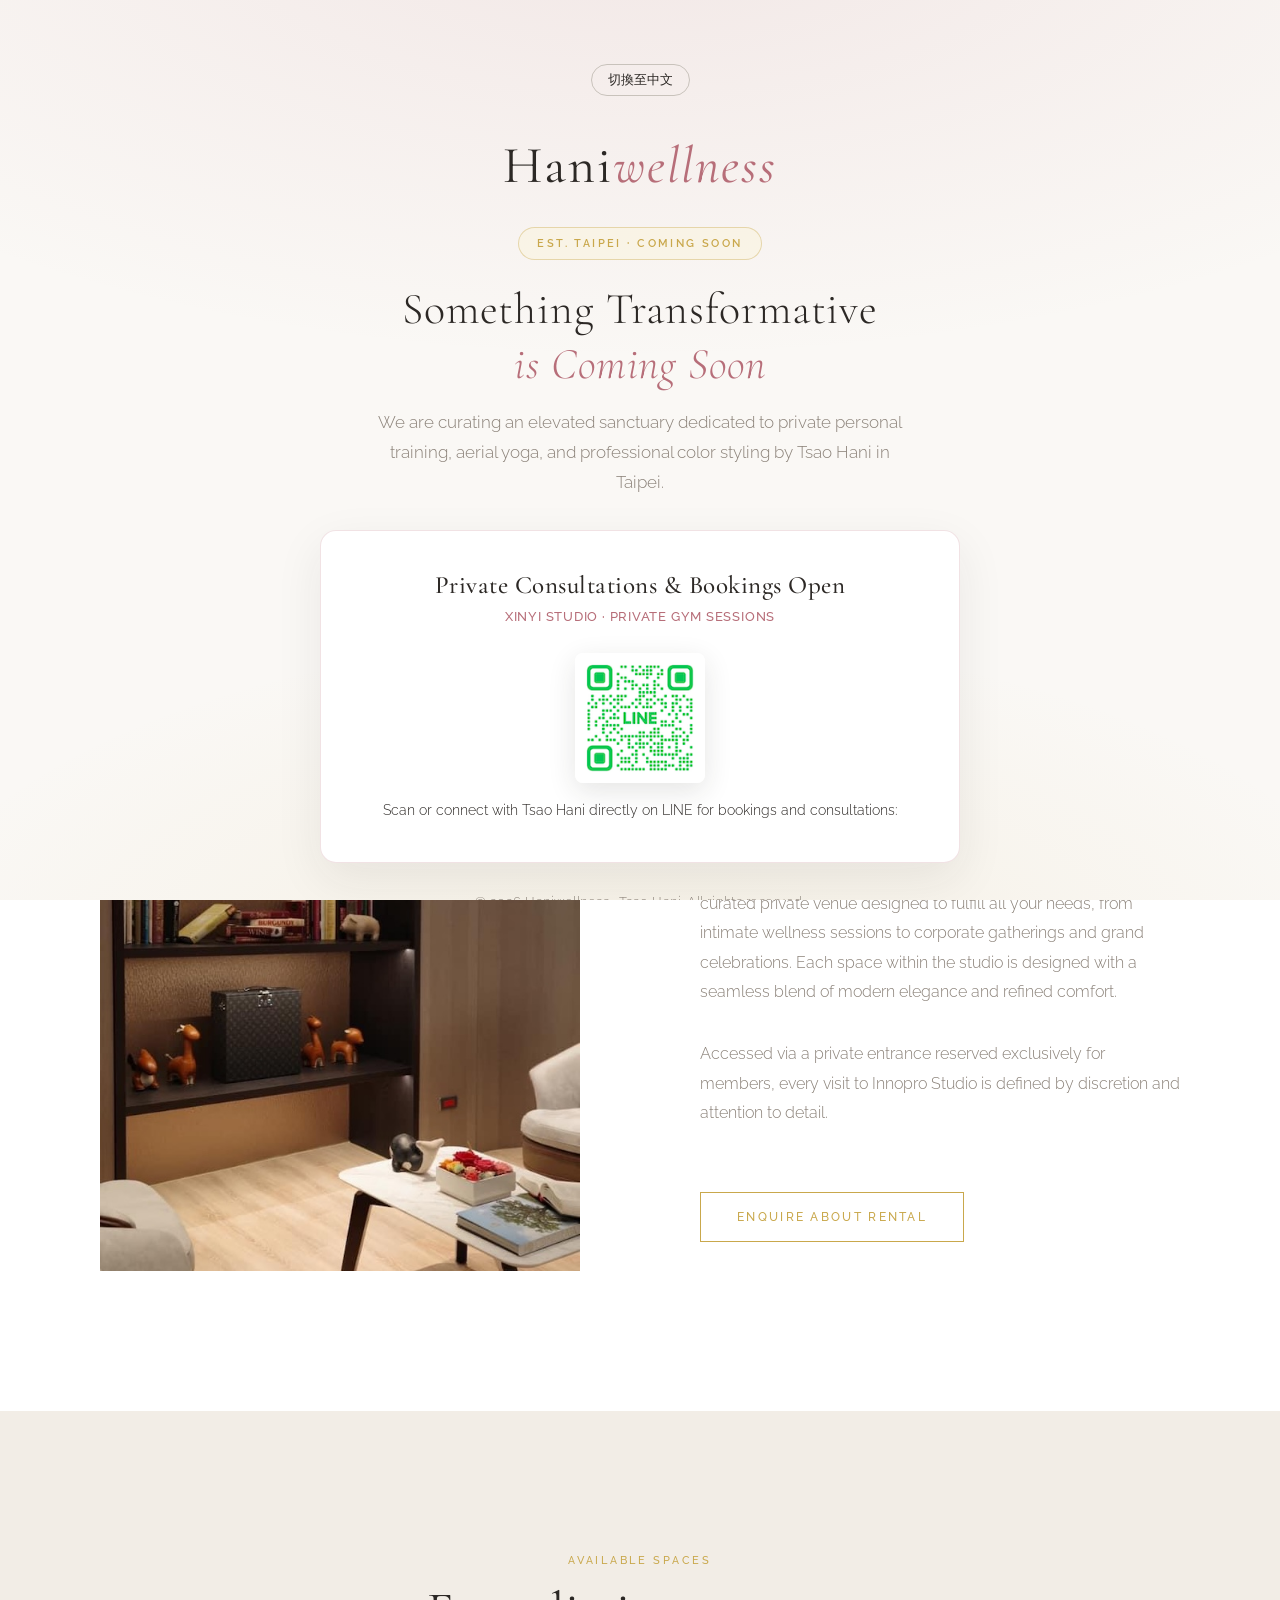
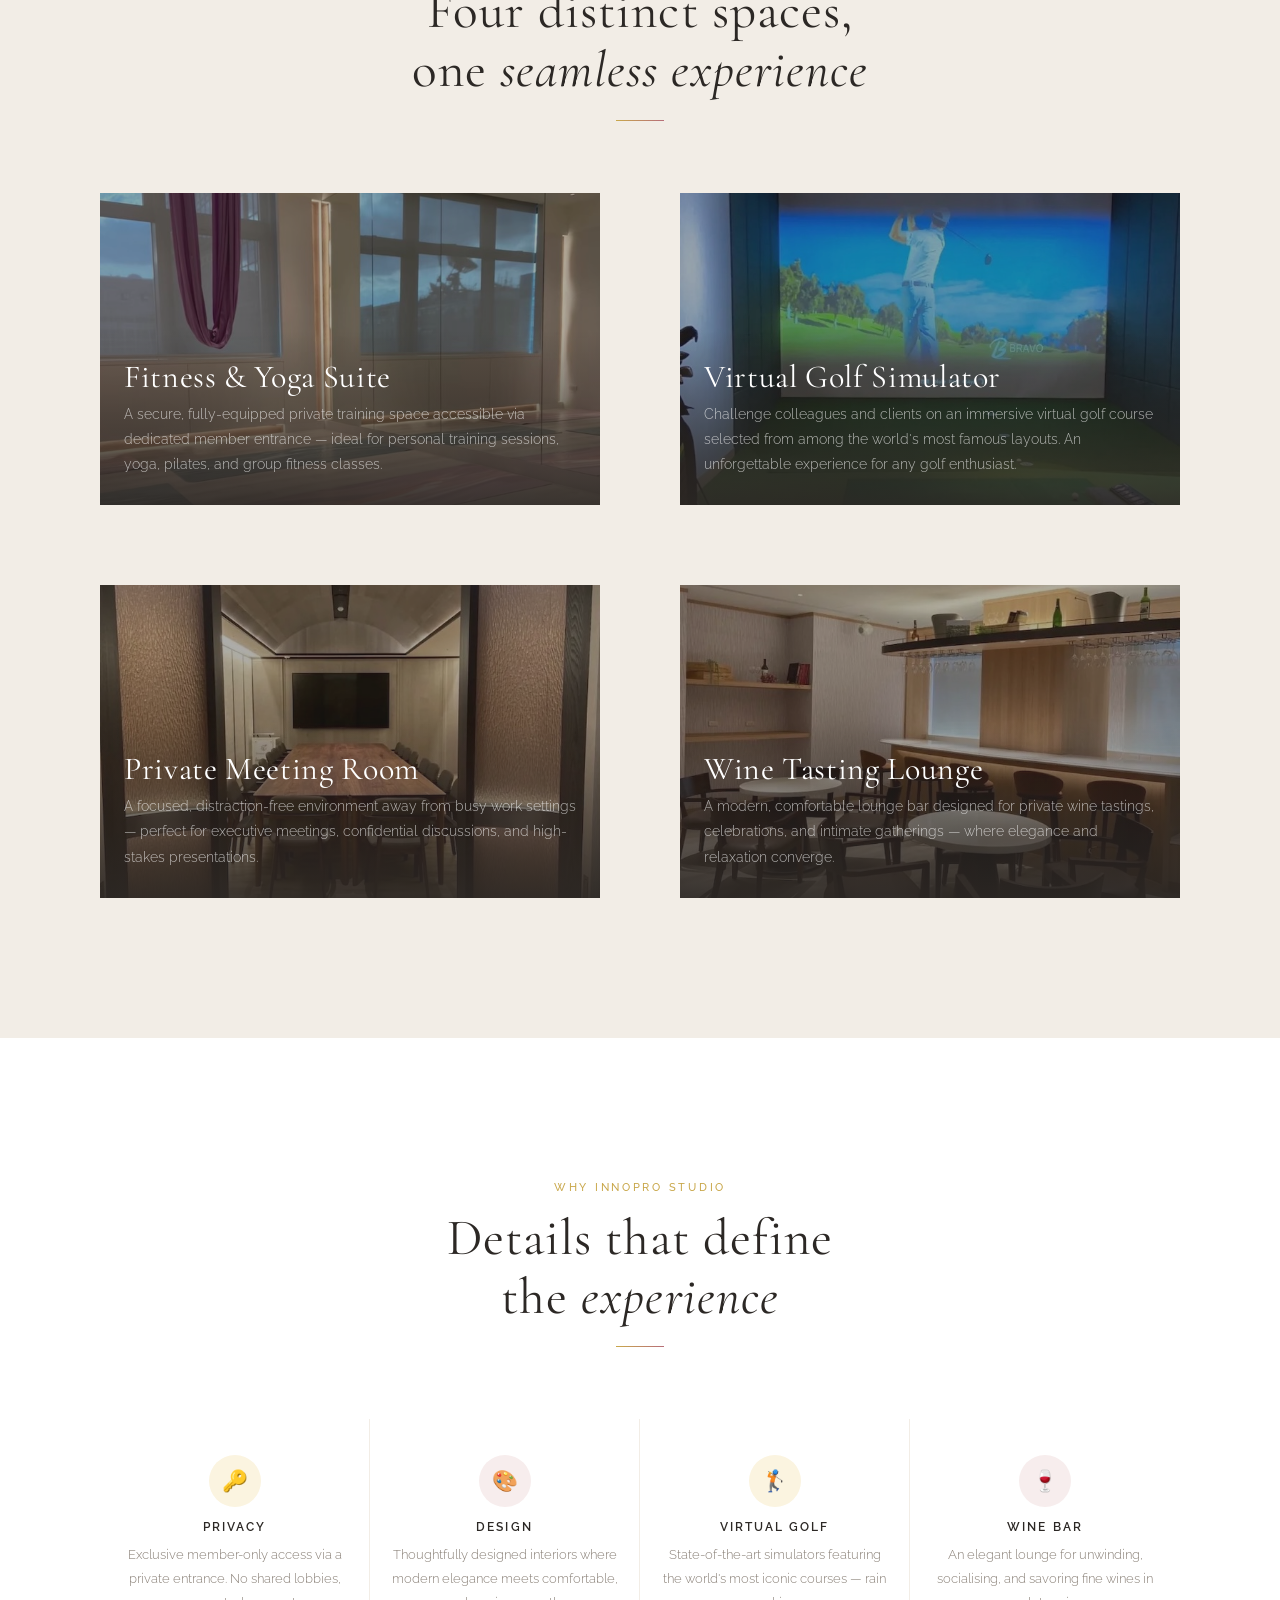
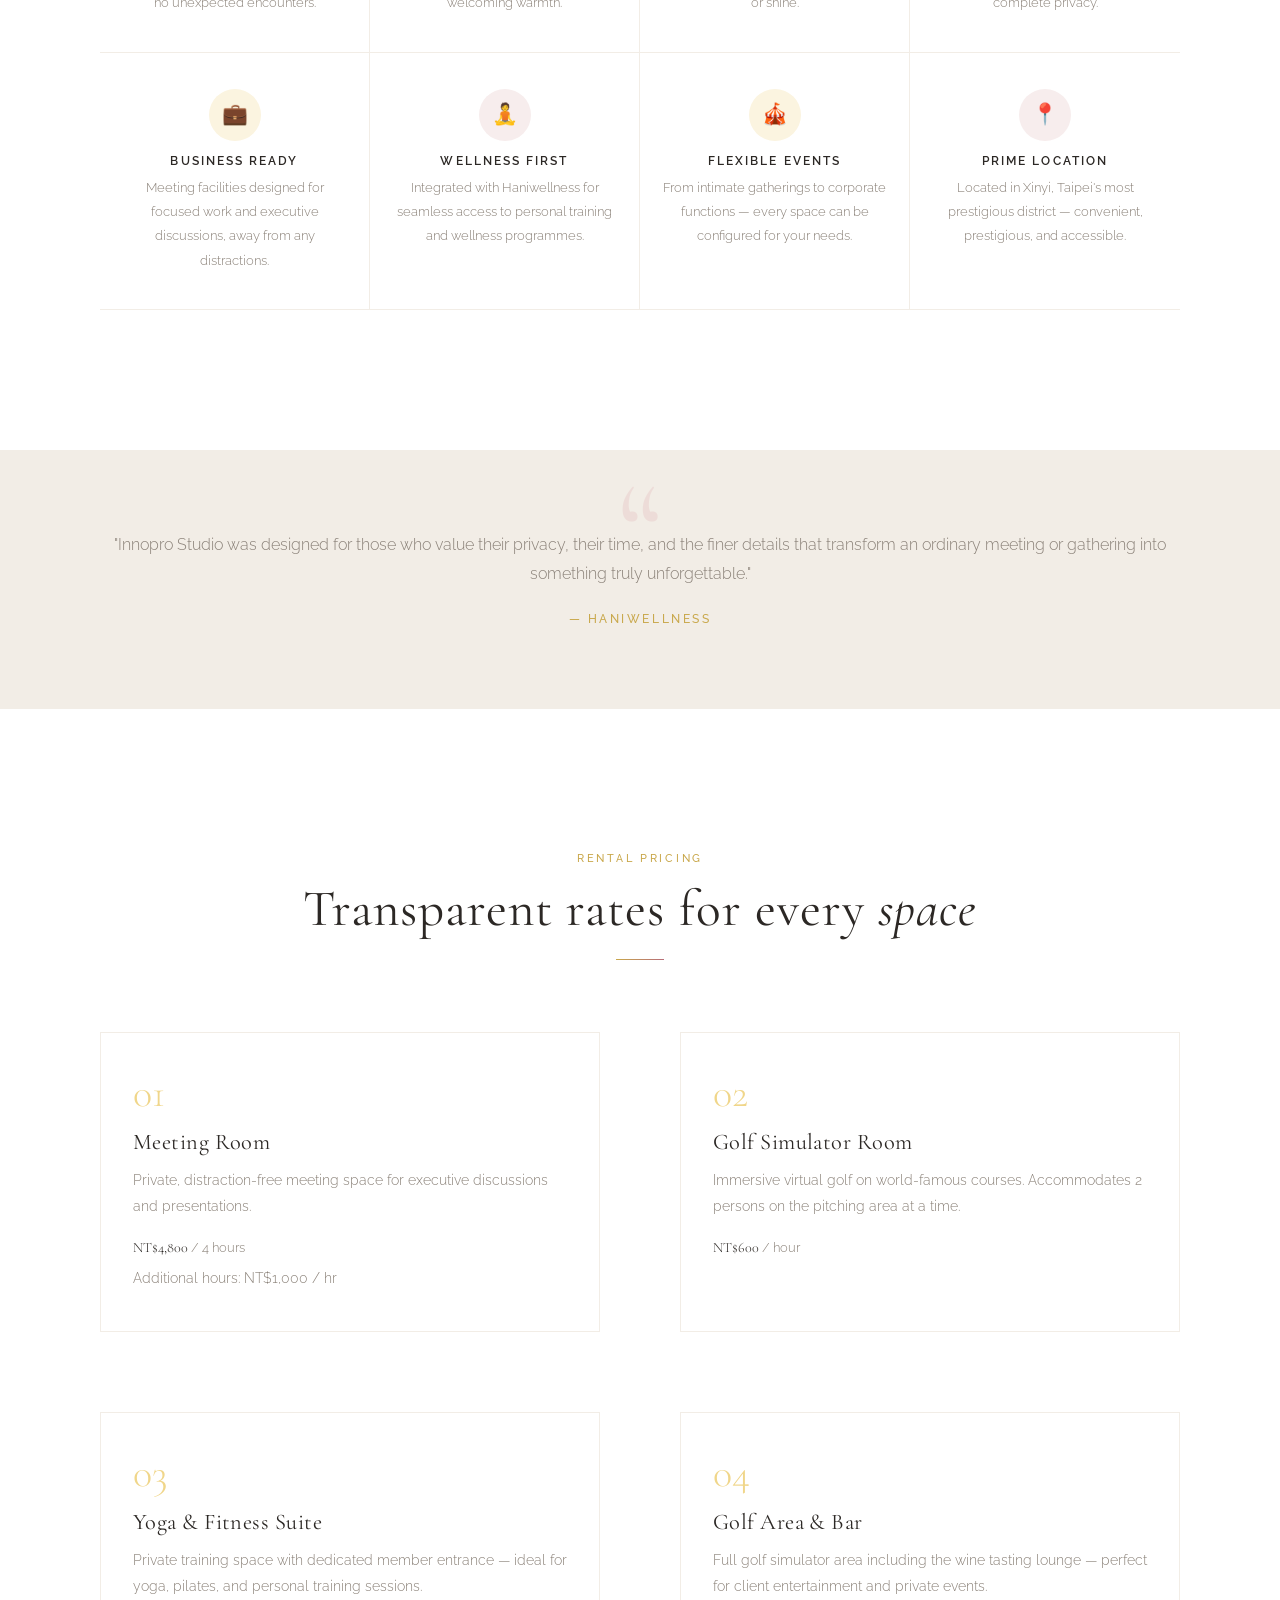
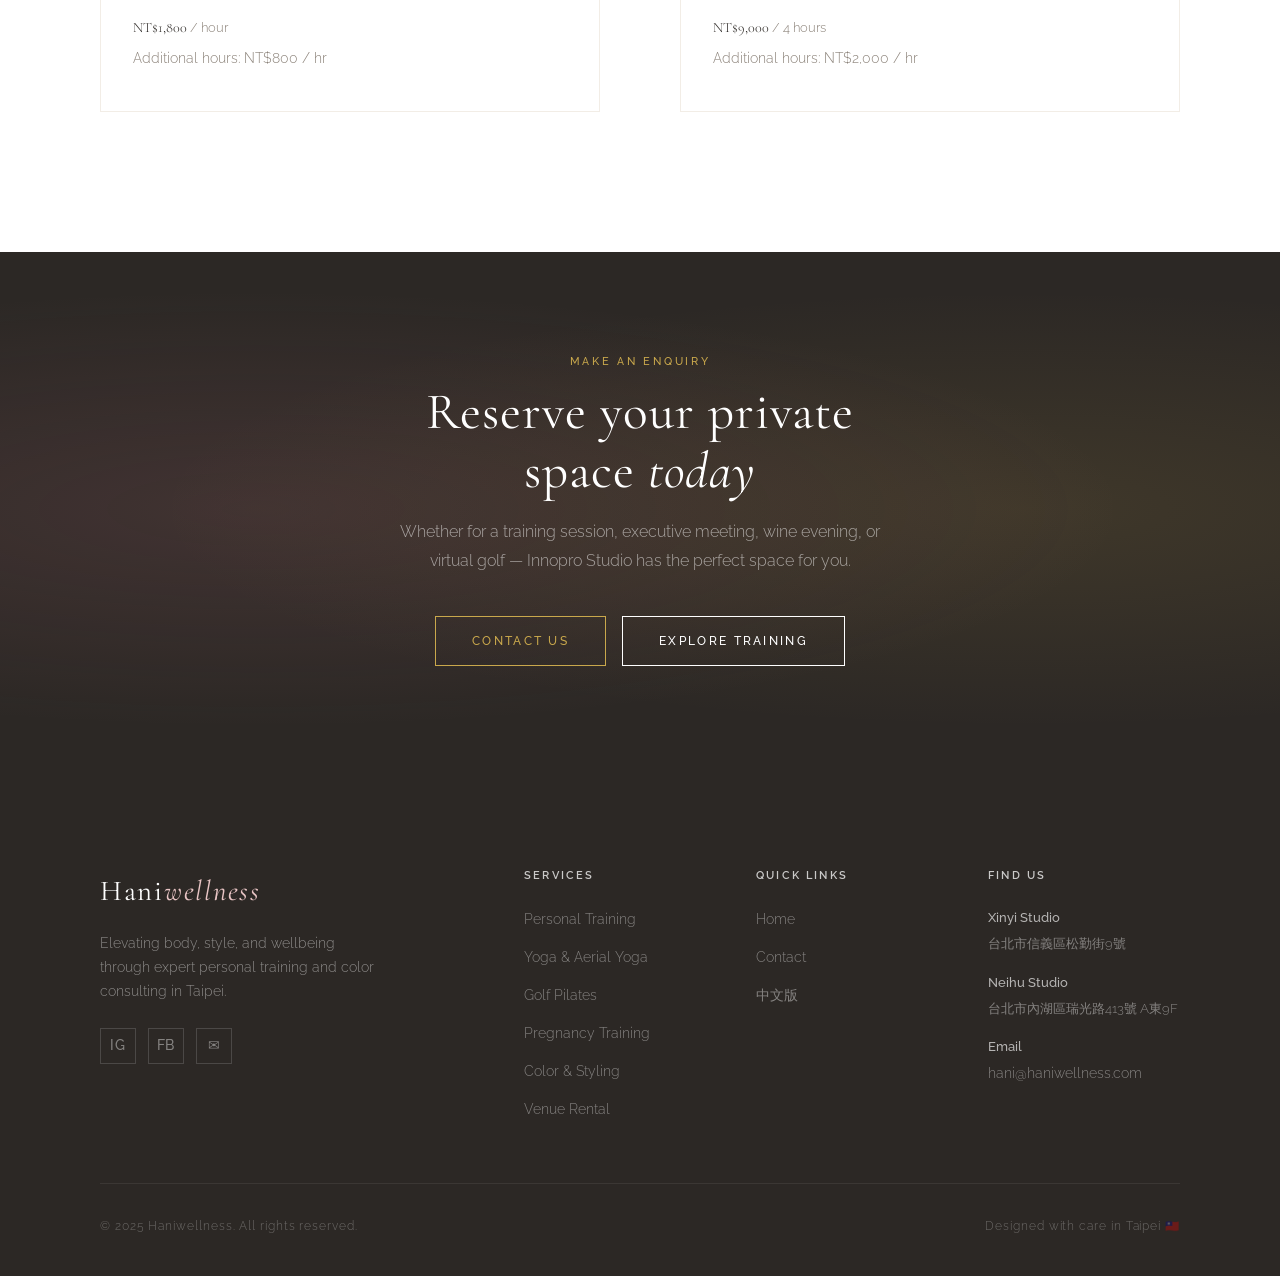
<file: rental.html>
<!DOCTYPE html>
<html lang="en">
<head>
  <meta charset="UTF-8">
  <meta name="viewport" content="width=device-width, initial-scale=1.0">
  <title>Private Venue Rental — Innopro Studio | Haniwellness Taipei</title>
  <meta name="description" content="Rent Innopro Studio's exclusive private spaces in Taipei: yoga and fitness suite, virtual golf simulator, private meeting room, and wine tasting lounge. Elegant, discreet, fully-serviced.">
  <meta name="keywords" content="private venue Taipei, studio rental Taipei, virtual golf Taipei, meeting room rental Taipei, yoga room rental, private event space Taiwan, 台北場地租借, 虛擬高爾夫, 會議室租借">
  <meta name="robots" content="index, follow">
  <link rel="canonical" href="https://haniwellness.com/rental.html">
  <meta property="og:title" content="Private Venue Rental — Innopro Studio, Taipei">
  <meta property="og:description" content="Exclusive private spaces for fitness, meetings, virtual golf, and events at Innopro Studio, Taipei.">
  <meta property="og:url" content="https://haniwellness.com/rental.html">
  <meta property="og:image" content="https://haniwellness.com/images/innopro-studio-yoga-training-room-taipei.jpg">
  <link rel="alternate" hreflang="en" href="https://haniwellness.com/rental.html">
  <link rel="alternate" hreflang="zh-TW" href="https://haniwellness.com/zh/rental.html">
  <link rel="stylesheet" href="css/style.css">

  <script type="application/ld+json">
  {
    "@context": "https://schema.org",
    "@type": "EventVenue",
    "name": "Innopro Studio — Haniwellness Partner Venue",
    "description": "Exclusive private venue in Taipei offering yoga studio, virtual golf simulator, private meeting room, and wine tasting lounge for members.",
    "url": "https://haniwellness.com/rental.html",
    "address": {
      "@type": "PostalAddress",
      "streetAddress": "松勤街9號",
      "addressLocality": "信義區, 台北市",
      "addressCountry": "TW"
    },
    "amenityFeature": [
      {"@type": "LocationFeatureSpecification", "name": "Yoga Studio", "value": true},
      {"@type": "LocationFeatureSpecification", "name": "Virtual Golf Simulator", "value": true},
      {"@type": "LocationFeatureSpecification", "name": "Private Meeting Room", "value": true},
      {"@type": "LocationFeatureSpecification", "name": "Wine Tasting Lounge", "value": true},
      {"@type": "LocationFeatureSpecification", "name": "Private Entrance", "value": true}
    ]
  }
  </script>
</head>

<body>

  <!-- ══ NAVIGATION ══════════════════════════ -->
  <nav class="site-nav" role="navigation" aria-label="Main navigation">
    <div class="nav-inner">
      <a href="index.html" class="nav-logo-text" aria-label="Haniwellness home">Hani<em>wellness</em></a>
      <div class="nav-links" role="menubar">
        <a href="index.html" role="menuitem">Home</a>
        <a href="training.html" role="menuitem">Training</a>
        <a href="stylist.html" role="menuitem">Stylist</a>
        <a href="rental.html" role="menuitem" class="active">Venue</a>
        <a href="contact.html" role="menuitem">Contact</a>
      </div>
      <div class="nav-right">
        <a href="zh/rental.html" class="nav-lang" aria-label="Switch to Chinese">中文</a>
        <button class="nav-hamburger" aria-label="Toggle navigation menu" aria-expanded="false" aria-controls="mobile-menu">
          <span></span><span></span><span></span>
        </button>
      </div>
    </div>
  </nav>
  <div class="nav-mobile-menu" id="mobile-menu" role="menu">
    <a href="index.html" role="menuitem">Home</a>
    <a href="training.html" role="menuitem">Training</a>
    <a href="stylist.html" role="menuitem">Stylist</a>
    <a href="rental.html" role="menuitem">Venue</a>
    <a href="contact.html" role="menuitem">Contact</a>
    <a href="zh/rental.html" role="menuitem">中文版</a>
  </div>

  <main id="main-content">

    <!-- ══ PAGE HERO ═══════════════════════════ -->
    <header class="page-hero" role="banner">
      <div class="container">
        <div class="page-hero-inner reveal">
          <span class="eyebrow">Innopro Studio</span>
          <h1>A space designed for<br><em>exceptional</em> moments</h1>
          <p>Haniwellness's exclusive partner venue offers beautifully curated private spaces for training, business, celebrations, and experiences — all defined by discretion, elegance, and care.</p>
        </div>
      </div>
    </header>

    <!-- ══ INTRO ════════════════════════════════ -->
    <section class="section bg-white" aria-labelledby="venue-intro-heading">
      <div class="container">
        <div class="feature-block">
          <div class="feature-image reveal">
            <img
              src="images/innopro-studio-exterior-entrance-taipei.jpg"
              alt="Innopro Studio private entrance in Taipei's Xinyi district"
              width="600" height="750"
              loading="lazy"
            >
          </div>
          <div class="feature-text reveal reveal-delay-2">
            <span class="eyebrow">The Venue</span>
            <h2 id="venue-intro-heading">Privacy, elegance,<br>and <em>versatility</em></h2>
            <p>Innopro Studio is the exclusive partner of Haniwellness — a curated private venue designed to fulfill all your needs, from intimate wellness sessions to corporate gatherings and grand celebrations. Each space within the studio is designed with a seamless blend of modern elegance and refined comfort.</p>
            <p style="margin-top:16px">Accessed via a private entrance reserved exclusively for members, every visit to Innopro Studio is defined by discretion and attention to detail.</p>
            <a href="contact.html" class="btn btn-gold" style="margin-top:32px"><span>Enquire About Rental</span></a>
          </div>
        </div>
      </div>
    </section>

    <!-- ══ 4 SPACES ═════════════════════════════ -->
    <section class="section bg-ivory-dark" aria-labelledby="spaces-heading">
      <div class="container">
        <div class="section-head text-center reveal">
          <span class="eyebrow">Available Spaces</span>
          <h2 id="spaces-heading">Four distinct spaces,<br>one <em>seamless experience</em></h2>
          <div class="gold-divider"></div>
        </div>
        <div class="grid-2 reveal reveal-delay-1">
          <article class="venue-card">
            <img
              src="images/innopro-studio-yoga-training-room-taipei.jpg"
              alt="Private yoga and fitness training studio with dedicated entrance at Innopro Studio, Taipei"
              width="700" height="438"
              loading="lazy"
            >
            <div class="venue-card-text">
              <h3>Fitness &amp; Yoga Suite</h3>
              <p>A secure, fully-equipped private training space accessible via dedicated member entrance — ideal for personal training sessions, yoga, pilates, and group fitness classes.</p>
            </div>
          </article>
          <article class="venue-card">
            <img
              src="images/innopro-studio-virtual-golf-simulator-taipei.jpg"
              alt="Indoor virtual golf simulator featuring world-famous courses at Innopro Studio, Taipei"
              width="700" height="438"
              loading="lazy"
            >
            <div class="venue-card-text">
              <h3>Virtual Golf Simulator</h3>
              <p>Challenge colleagues and clients on an immersive virtual golf course selected from among the world's most famous layouts. An unforgettable experience for any golf enthusiast.</p>
            </div>
          </article>
          <article class="venue-card">
            <img
              src="images/innopro-studio-private-meeting-room-taipei.jpg"
              alt="Distraction-free private meeting room with elegant furnishings at Innopro Studio, Taipei"
              width="700" height="438"
              loading="lazy"
            >
            <div class="venue-card-text">
              <h3>Private Meeting Room</h3>
              <p>A focused, distraction-free environment away from busy work settings — perfect for executive meetings, confidential discussions, and high-stakes presentations.</p>
            </div>
          </article>
          <article class="venue-card">
            <img
              src="images/innopro-studio-wine-tasting-lounge-taipei.jpg"
              alt="Elegant wine tasting and private lounge area at Innopro Studio, Taipei"
              width="700" height="438"
              loading="lazy"
            >
            <div class="venue-card-text">
              <h3>Wine Tasting Lounge</h3>
              <p>A modern, comfortable lounge bar designed for private wine tastings, celebrations, and intimate gatherings — where elegance and relaxation converge.</p>
            </div>
          </article>
        </div>
      </div>
    </section>

    <!-- ══ WHY INNOPRO ═══════════════════════════ -->
    <section class="section bg-white" aria-labelledby="why-heading">
      <div class="container">
        <div class="section-head text-center reveal">
          <span class="eyebrow">Why Innopro Studio</span>
          <h2 id="why-heading">Details that define<br>the <em>experience</em></h2>
          <div class="gold-divider"></div>
        </div>
        <div class="pillar-grid reveal">
          <div class="pillar-item">
            <div class="pillar-icon pillar-icon-gold" aria-hidden="true">🔑</div>
            <h4>Privacy</h4>
            <p>Exclusive member-only access via a private entrance. No shared lobbies, no unexpected encounters.</p>
          </div>
          <div class="pillar-item">
            <div class="pillar-icon pillar-icon-rose" aria-hidden="true">🎨</div>
            <h4>Design</h4>
            <p>Thoughtfully designed interiors where modern elegance meets comfortable, welcoming warmth.</p>
          </div>
          <div class="pillar-item">
            <div class="pillar-icon pillar-icon-gold" aria-hidden="true">🏌️</div>
            <h4>Virtual Golf</h4>
            <p>State-of-the-art simulators featuring the world's most iconic courses — rain or shine.</p>
          </div>
          <div class="pillar-item">
            <div class="pillar-icon pillar-icon-rose" aria-hidden="true">🍷</div>
            <h4>Wine Bar</h4>
            <p>An elegant lounge for unwinding, socialising, and savoring fine wines in complete privacy.</p>
          </div>
          <div class="pillar-item">
            <div class="pillar-icon pillar-icon-gold" aria-hidden="true">💼</div>
            <h4>Business Ready</h4>
            <p>Meeting facilities designed for focused work and executive discussions, away from any distractions.</p>
          </div>
          <div class="pillar-item">
            <div class="pillar-icon pillar-icon-rose" aria-hidden="true">🧘</div>
            <h4>Wellness First</h4>
            <p>Integrated with Haniwellness for seamless access to personal training and wellness programmes.</p>
          </div>
          <div class="pillar-item">
            <div class="pillar-icon pillar-icon-gold" aria-hidden="true">🎪</div>
            <h4>Flexible Events</h4>
            <p>From intimate gatherings to corporate functions — every space can be configured for your needs.</p>
          </div>
          <div class="pillar-item">
            <div class="pillar-icon pillar-icon-rose" aria-hidden="true">📍</div>
            <h4>Prime Location</h4>
            <p>Located in Xinyi, Taipei's most prestigious district — convenient, prestigious, and accessible.</p>
          </div>
        </div>
      </div>
    </section>

    <!-- ══ PULL QUOTE ════════════════════════════ -->
    <blockquote class="pull-quote" cite="https://haniwellness.com/rental.html">
      <p>"Innopro Studio was designed for those who value their privacy, their time, and the finer details that transform an ordinary meeting or gathering into something truly unforgettable."</p>
      <cite>— Haniwellness</cite>
    </blockquote>

    <!-- ══ PRICING ══════════════════════════════ -->
    <section class="section bg-white" aria-labelledby="pricing-heading">
      <div class="container">
        <div class="section-head text-center reveal">
          <span class="eyebrow">Rental Pricing</span>
          <h2 id="pricing-heading">Transparent rates for every <em>space</em></h2>
          <div class="gold-divider"></div>
        </div>
        <div class="grid-2 reveal reveal-delay-1">
          <article class="service-card">
            <div class="service-card-num">01</div>
            <h4>Meeting Room</h4>
            <p>Private, distraction-free meeting space for executive discussions and presentations.</p>
            <p class="pricing-amount">NT$4,800 <span class="pricing-unit">/ 4 hours</span></p>
            <p class="pricing-extra">Additional hours: NT$1,000 / hr</p>
          </article>
          <article class="service-card">
            <div class="service-card-num">02</div>
            <h4>Golf Simulator Room</h4>
            <p>Immersive virtual golf on world-famous courses. Accommodates 2 persons on the pitching area at a time.</p>
            <p class="pricing-amount">NT$600 <span class="pricing-unit">/ hour</span></p>
          </article>
          <article class="service-card">
            <div class="service-card-num">03</div>
            <h4>Yoga &amp; Fitness Suite</h4>
            <p>Private training space with dedicated member entrance — ideal for yoga, pilates, and personal training sessions.</p>
            <p class="pricing-amount">NT$1,800 <span class="pricing-unit">/ hour</span></p>
            <p class="pricing-extra">Additional hours: NT$800 / hr</p>
          </article>
          <article class="service-card">
            <div class="service-card-num">04</div>
            <h4>Golf Area &amp; Bar</h4>
            <p>Full golf simulator area including the wine tasting lounge — perfect for client entertainment and private events.</p>
            <p class="pricing-amount">NT$9,000 <span class="pricing-unit">/ 4 hours</span></p>
            <p class="pricing-extra">Additional hours: NT$2,000 / hr</p>
          </article>
        </div>
      </div>
    </section>

    <!-- ══ CTA ══════════════════════════════════ -->
    <section class="cta-band" aria-labelledby="venue-cta-heading">
      <span class="eyebrow">Make an Enquiry</span>
      <h2 id="venue-cta-heading">Reserve your private<br>space <em>today</em></h2>
      <p>Whether for a training session, executive meeting, wine evening, or virtual golf — Innopro Studio has the perfect space for you.</p>
      <div class="cta-band-btns">
        <a href="contact.html" class="btn btn-gold"><span>Contact Us</span></a>
        <a href="training.html" class="btn btn-white"><span>Explore Training</span></a>
      </div>
    </section>

  </main>

  <!-- ══ FOOTER ═══════════════════════════════ -->
  <footer class="site-footer" role="contentinfo">
    <div class="container">
      <div class="footer-grid">
        <div class="footer-col">
          <div class="footer-brand-name">Hani<em>wellness</em></div>
          <p class="footer-tagline">Elevating body, style, and wellbeing through expert personal training and color consulting in Taipei.</p>
          <div class="footer-social">
            <a href="https://www.instagram.com/hani_c1/" target="_blank" rel="noopener noreferrer" aria-label="Instagram">IG</a>
            <a href="https://www.facebook.com/profile.php?id=100083695221580" target="_blank" rel="noopener noreferrer" aria-label="Facebook">FB</a>
            <a href="mailto:hani@haniwellness.com" aria-label="Email">✉</a>
          </div>
        </div>
        <nav class="footer-col" aria-label="Services links">
          <div class="footer-col-title">Services</div>
          <ul>
            <li><a href="training.html">Personal Training</a></li>
            <li><a href="training.html#yoga">Yoga &amp; Aerial Yoga</a></li>
            <li><a href="training.html#golf">Golf Pilates</a></li>
            <li><a href="training.html#pregnancy">Pregnancy Training</a></li>
            <li><a href="stylist.html">Color &amp; Styling</a></li>
            <li><a href="rental.html">Venue Rental</a></li>
          </ul>
        </nav>
        <nav class="footer-col" aria-label="Quick links">
          <div class="footer-col-title">Quick Links</div>
          <ul>
            <li><a href="index.html">Home</a></li>
            <li><a href="contact.html">Contact</a></li>
            <li><a href="zh/index.html">中文版</a></li>
          </ul>
        </nav>
        <div class="footer-col">
          <div class="footer-col-title">Find Us</div>
          <address class="footer-address" style="font-style:normal">
            <strong>Xinyi Studio</strong>
            台北市信義區松勤街9號
            <strong>Neihu Studio</strong>
            台北市內湖區瑞光路413號 A東9F
            <strong>Email</strong>
            <a href="mailto:hani@haniwellness.com" style="color:inherit">hani@haniwellness.com</a>
          </address>
        </div>
      </div>
      <div class="footer-bottom">
        <span>© 2025 Haniwellness. All rights reserved.</span>
        <span>Designed with care in Taipei 🇹🇼</span>
      </div>
    </div>
  </footer>

  <script src="js/main.js" defer></script>
</body>
</html>
</file>
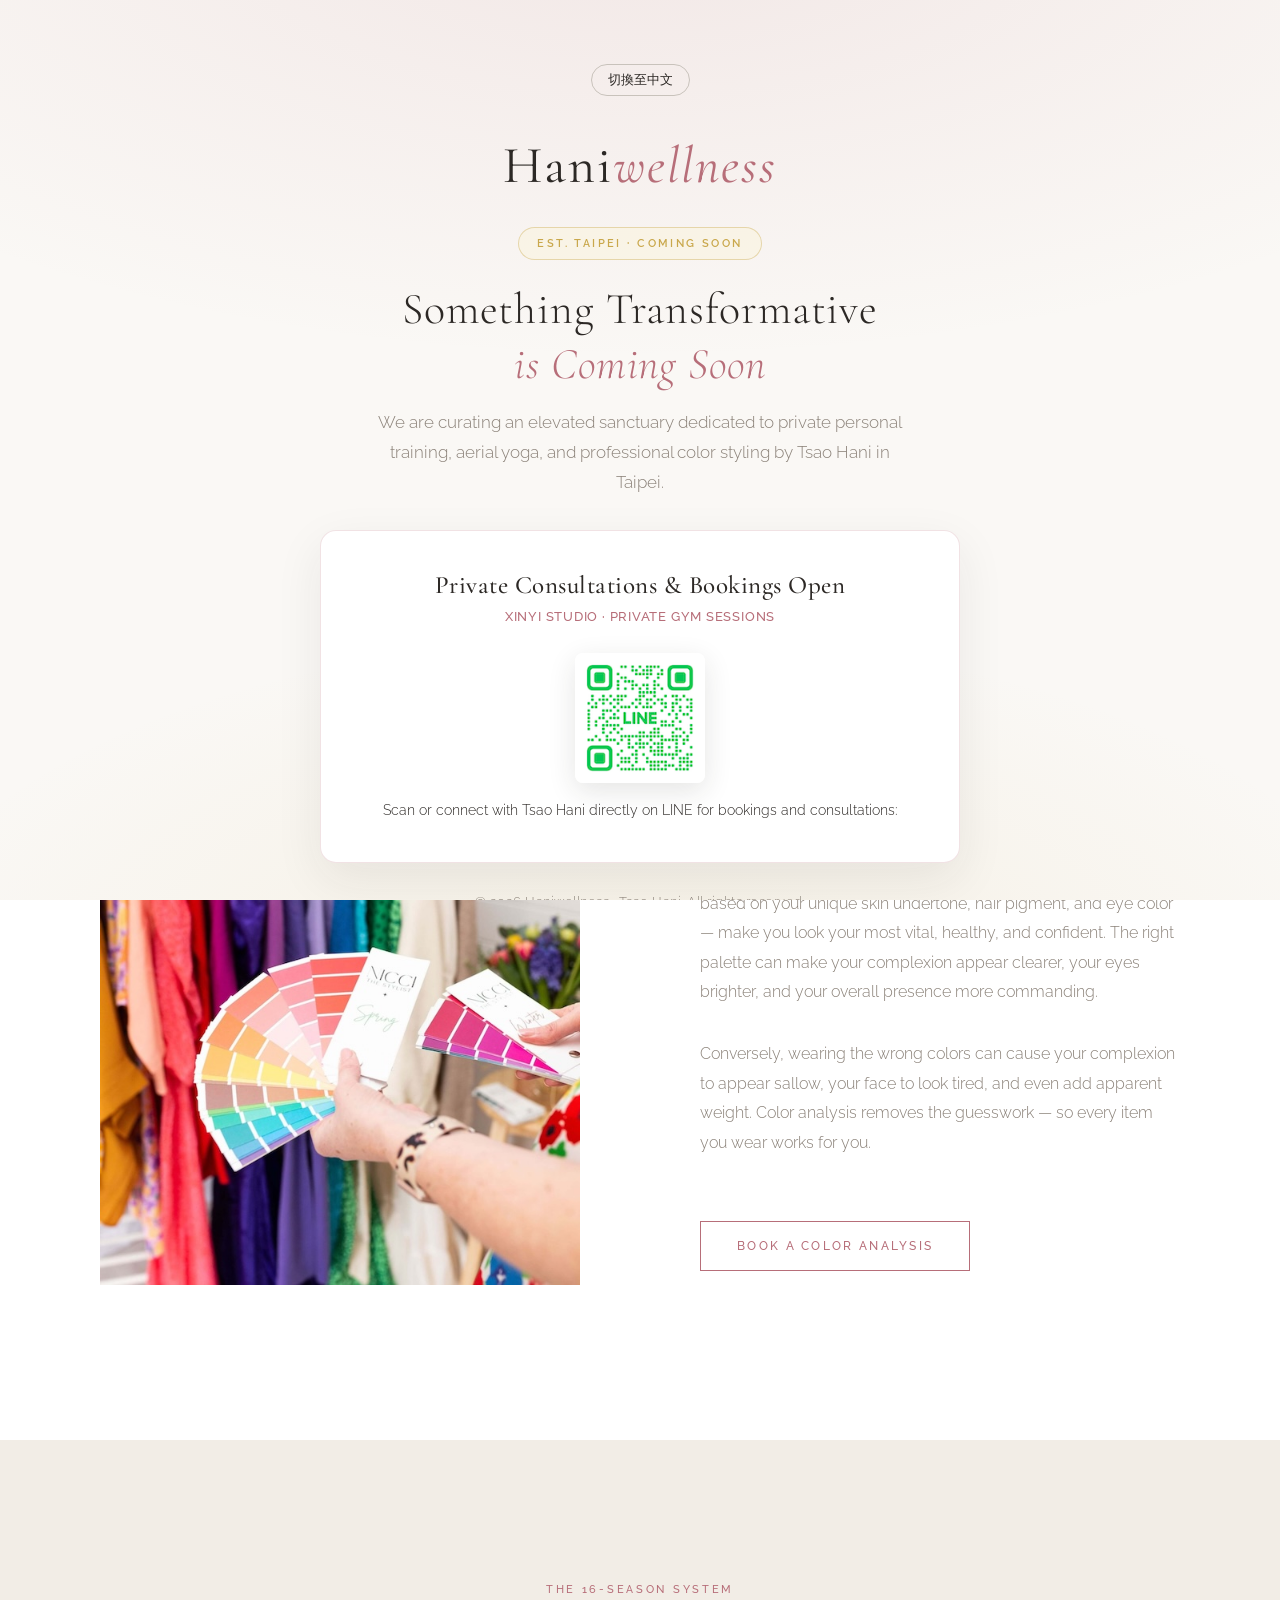
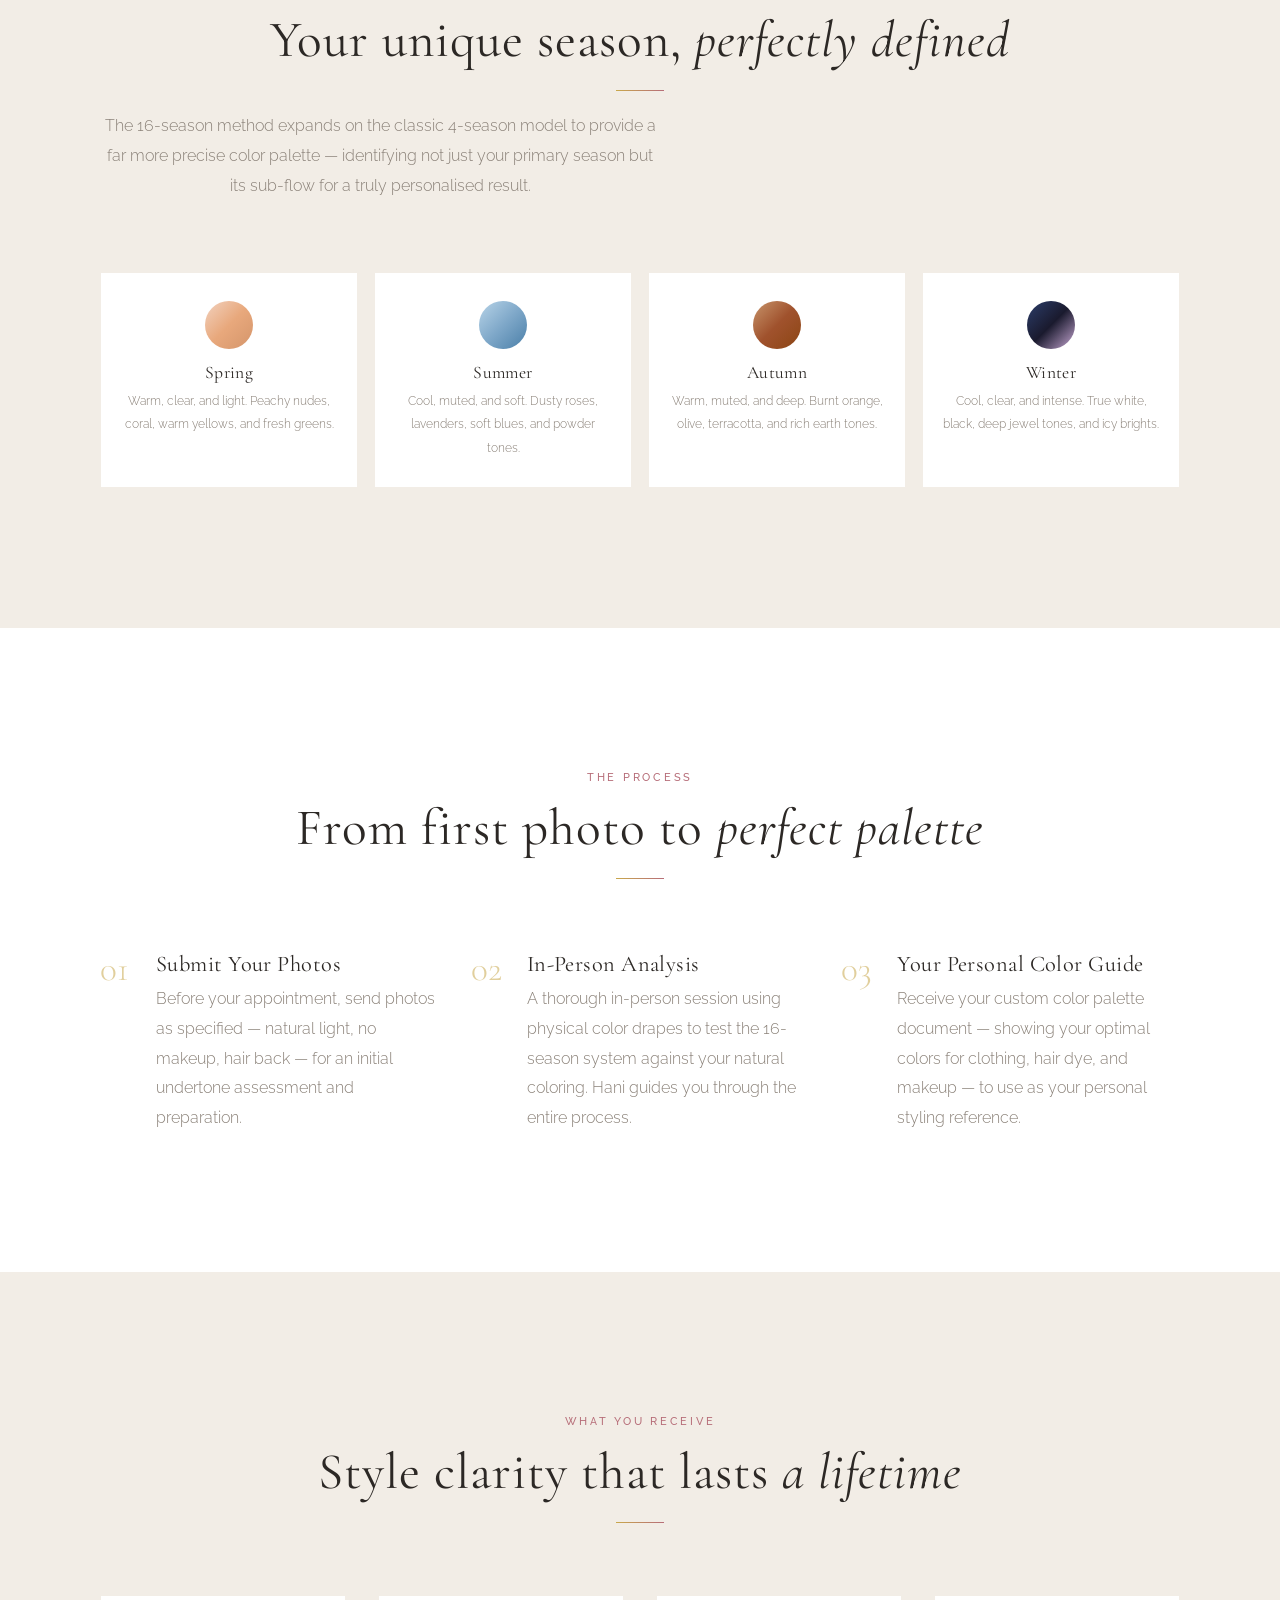
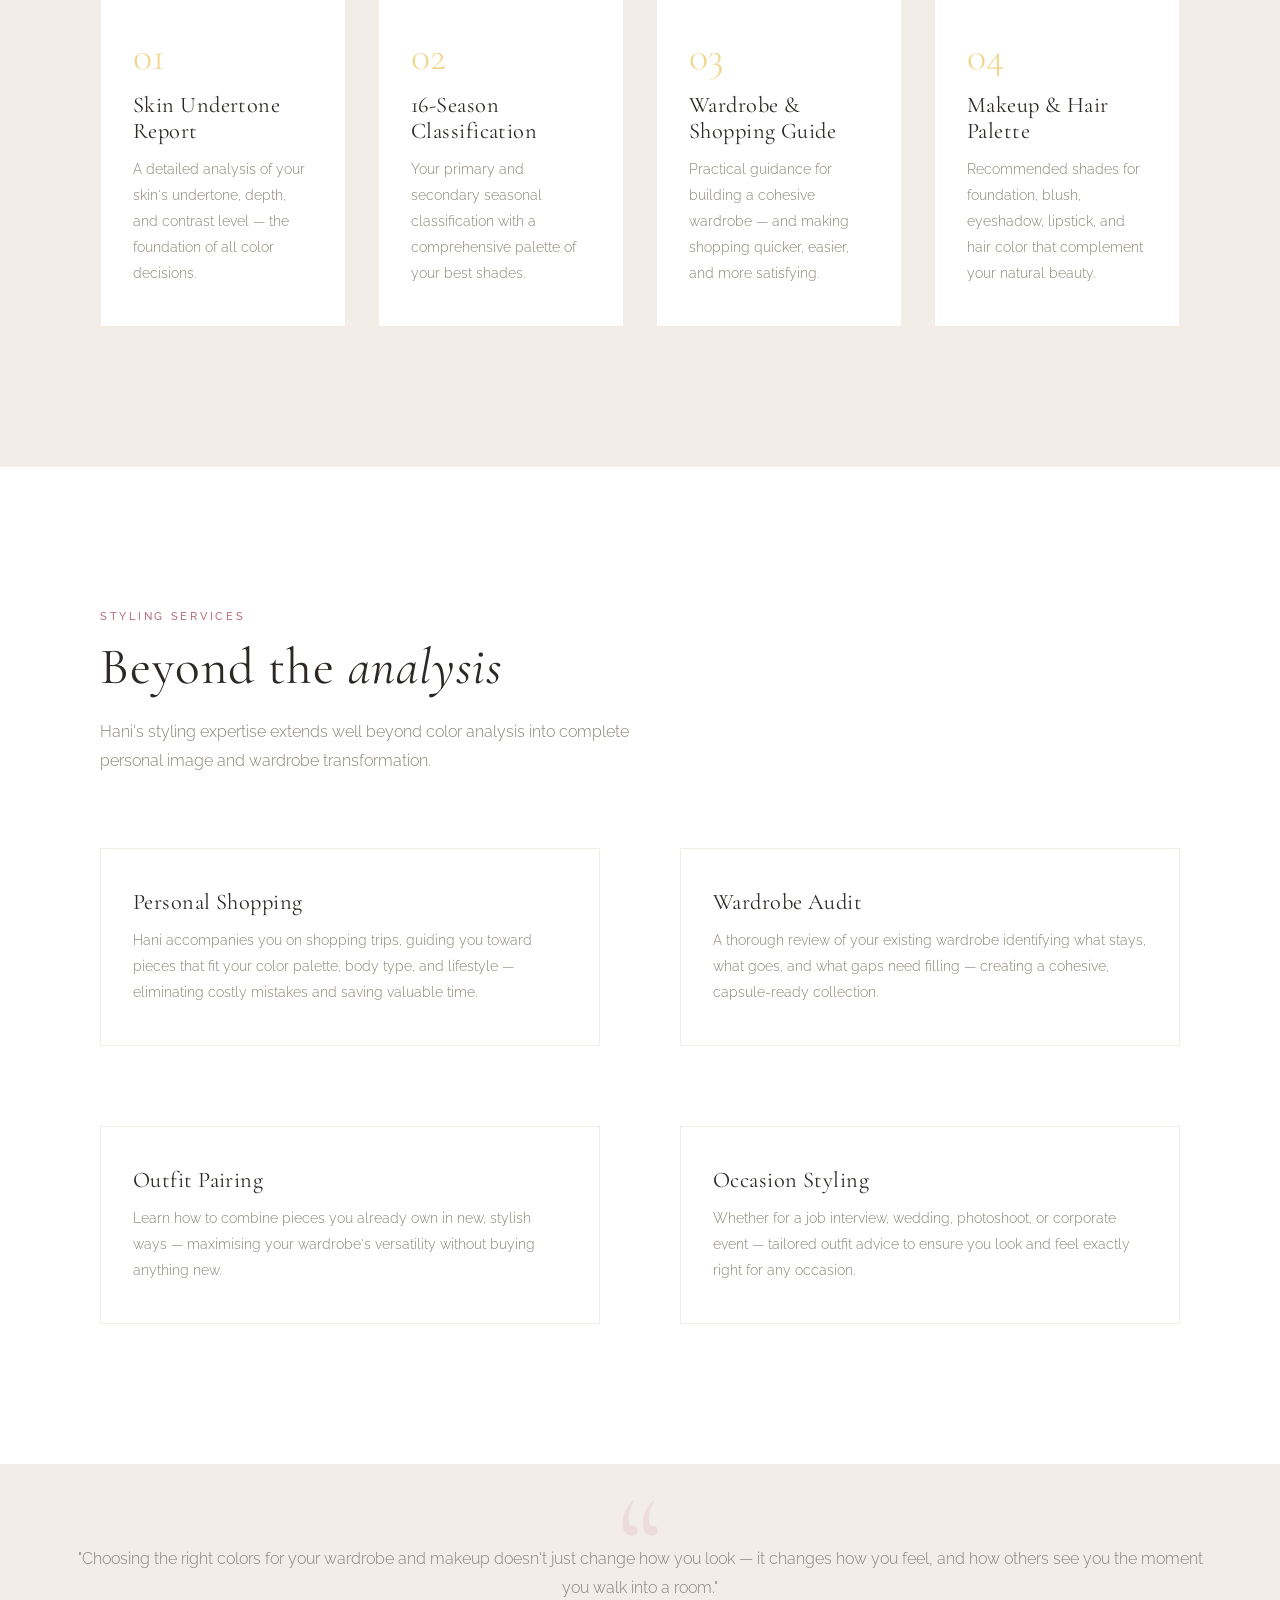
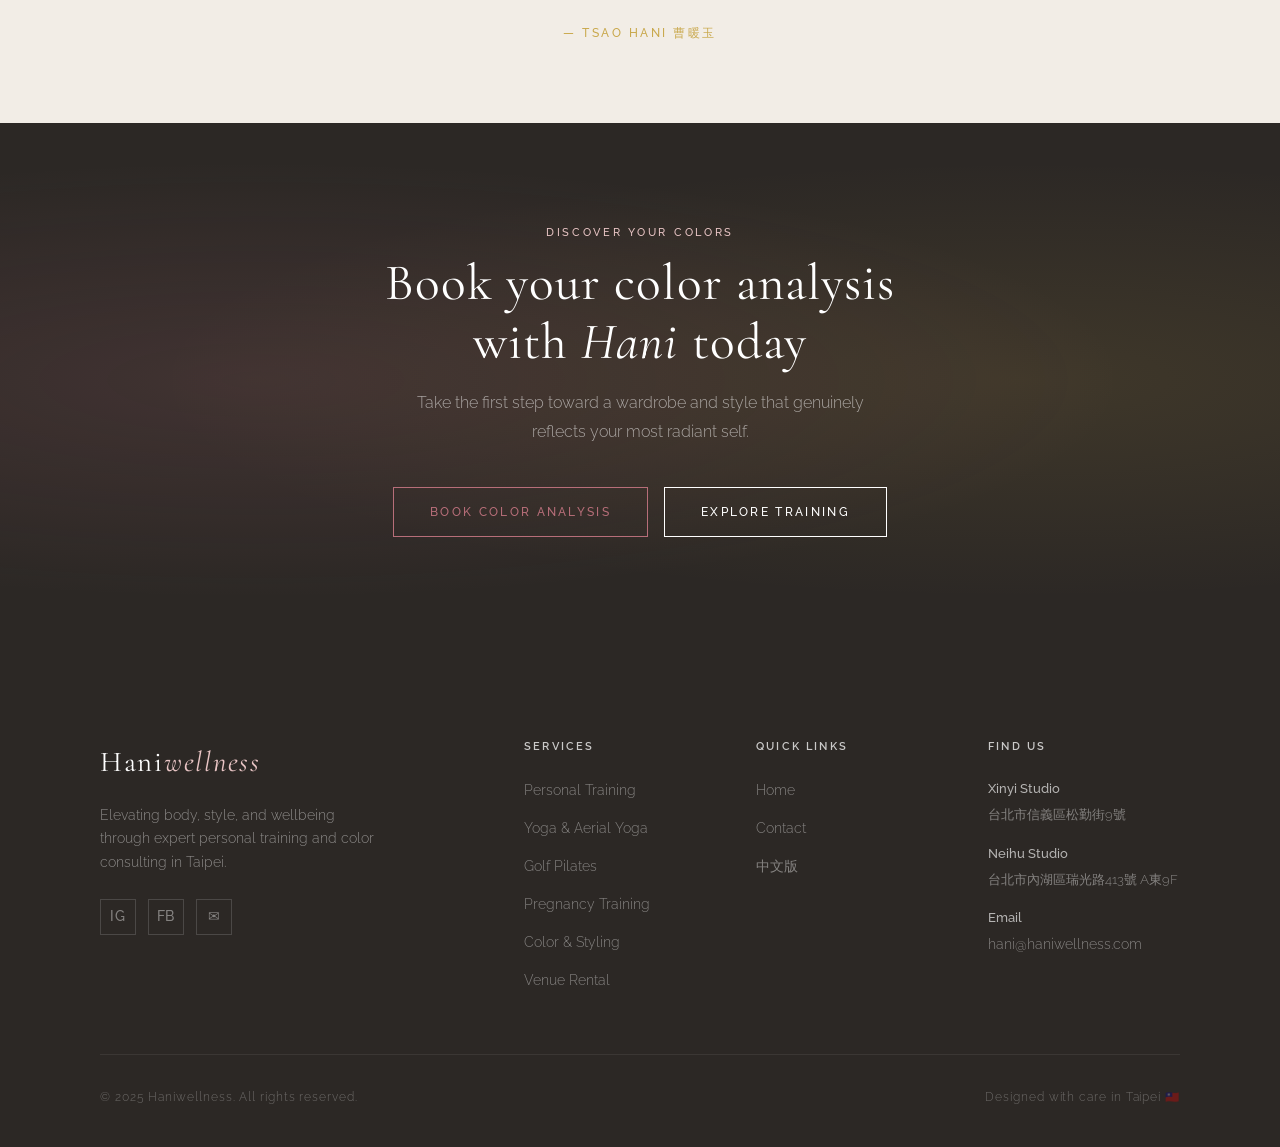
<file: stylist.html>
<!DOCTYPE html>
<html lang="en">
<head>
  <meta charset="UTF-8">
  <meta name="viewport" content="width=device-width, initial-scale=1.0">
  <title>Personal Color &amp; Style Consulting — Haniwellness by Tsao Hani | Taipei</title>
  <meta name="description" content="Professional personal color analysis using the 16-season system. Hani identifies your unique palette for wardrobe, makeup and hair — boosting confidence and simplifying your style in Taipei.">
  <meta name="keywords" content="personal color analysis Taipei, color consultant Taiwan, 16 season color system, personal stylist Taipei, wardrobe consultant Taiwan, 個人色彩分析, 形象顧問 台北">
  <meta name="robots" content="index, follow">
  <link rel="canonical" href="https://haniwellness.com/stylist.html">
  <meta property="og:type" content="website">
  <meta property="og:title" content="Personal Color &amp; Style Consulting — Haniwellness Taipei">
  <meta property="og:description" content="Discover your perfect color palette with Hani's professional 16-season color analysis in Taipei.">
  <meta property="og:url" content="https://haniwellness.com/stylist.html">
  <meta property="og:image" content="https://haniwellness.com/images/hani-color-analysis-personal-stylist-taipei.jpg">
  <link rel="alternate" hreflang="en" href="https://haniwellness.com/stylist.html">
  <link rel="alternate" hreflang="zh-TW" href="https://haniwellness.com/zh/stylist.html">
  <link rel="stylesheet" href="css/style.css">

  <script type="application/ld+json">
  {
    "@context": "https://schema.org",
    "@type": "Service",
    "@id": "https://haniwellness.com/stylist.html#service",
    "name": "Personal Color Analysis by Tsao Hani",
    "provider": {
      "@type": "LocalBusiness",
      "@id": "https://haniwellness.com/#business",
      "name": "Haniwellness",
      "url": "https://haniwellness.com"
    },
    "description": "Professional 16-season personal color analysis and wardrobe consulting in Taipei. Discover your optimal color palette for clothing, makeup, and hair.",
    "areaServed": "Taipei, Taiwan",
    "serviceType": "Color Analysis & Style Consulting"
  }
  </script>

  <script type="application/ld+json">
  {
    "@context": "https://schema.org",
    "@type": "FAQPage",
    "mainEntity": [
      {
        "@type": "Question",
        "name": "What is personal color analysis?",
        "acceptedAnswer": {
          "@type": "Answer",
          "text": "Personal color analysis identifies which colors — based on your unique skin undertone, hair pigment, and eye color — make you look your most vital, healthy, and confident. The right palette makes your complexion appear clearer, your eyes brighter, and your overall presence more commanding."
        }
      },
      {
        "@type": "Question",
        "name": "What is the 16-season color system?",
        "acceptedAnswer": {
          "@type": "Answer",
          "text": "The 16-season system expands on the classic 4-season (Spring, Summer, Autumn, Winter) model to provide far more precise color palette recommendations. It identifies not just your primary season but its sub-flow, resulting in a truly personalised color guide for clothing, makeup, and hair."
        }
      },
      {
        "@type": "Question",
        "name": "What do I receive after a color analysis session with Hani?",
        "acceptedAnswer": {
          "@type": "Answer",
          "text": "You receive a detailed skin undertone report, your 16-season classification with a comprehensive palette of your best shades, a practical wardrobe and shopping guide, and recommended makeup and hair color shades that complement your natural beauty."
        }
      },
      {
        "@type": "Question",
        "name": "Does Hani offer services beyond color analysis?",
        "acceptedAnswer": {
          "@type": "Answer",
          "text": "Yes. Hani offers personal shopping accompaniment, wardrobe audits, outfit pairing sessions, and occasion styling for job interviews, weddings, photoshoots, and corporate events."
        }
      },
      {
        "@type": "Question",
        "name": "How do I book a color analysis with Hani in Taipei?",
        "acceptedAnswer": {
          "@type": "Answer",
          "text": "You can book via the contact page at haniwellness.com/contact.html, by emailing hani@haniwellness.com, or by sending a direct message on Instagram @hani_c1. Before your appointment, you will submit photos in natural light with no makeup for an initial undertone assessment."
        }
      }
    ]
  }
  </script>

  <script type="application/ld+json">
  {
    "@context": "https://schema.org",
    "@type": "WebPage",
    "@id": "https://haniwellness.com/stylist.html#webpage",
    "url": "https://haniwellness.com/stylist.html",
    "name": "Personal Color & Style Consulting — Haniwellness Taipei",
    "isPartOf": {
      "@id": "https://haniwellness.com/#website"
    },
    "about": {
      "@id": "https://haniwellness.com/stylist.html#service"
    },
    "speakable": {
      "@type": "SpeakableSpecification",
      "cssSelector": [".page-hero h1", ".page-hero p", "#what-heading", "#seasons-heading", "#process-heading"]
    }
  }
  </script>
</head>

<body>

  <!-- ══ NAVIGATION ══════════════════════════ -->
  <nav class="site-nav" role="navigation" aria-label="Main navigation">
    <div class="nav-inner">
      <a href="index.html" class="nav-logo-text" aria-label="Haniwellness home">Hani<em>wellness</em></a>
      <div class="nav-links" role="menubar">
        <a href="index.html" role="menuitem">Home</a>
        <a href="training.html" role="menuitem">Training</a>
        <a href="stylist.html" role="menuitem" class="active">Stylist</a>
        <a href="rental.html" role="menuitem">Venue</a>
        <a href="contact.html" role="menuitem">Contact</a>
      </div>
      <div class="nav-right">
        <a href="zh/stylist.html" class="nav-lang" aria-label="Switch to Chinese">中文</a>
        <button class="nav-hamburger" aria-label="Toggle navigation menu" aria-expanded="false" aria-controls="mobile-menu">
          <span></span><span></span><span></span>
        </button>
      </div>
    </div>
  </nav>
  <div class="nav-mobile-menu" id="mobile-menu" role="menu">
    <a href="index.html" role="menuitem">Home</a>
    <a href="training.html" role="menuitem">Training</a>
    <a href="stylist.html" role="menuitem">Stylist</a>
    <a href="rental.html" role="menuitem">Venue</a>
    <a href="contact.html" role="menuitem">Contact</a>
    <a href="zh/stylist.html" role="menuitem">中文版</a>
  </div>

  <main id="main-content">

    <!-- ══ PAGE HERO ═══════════════════════════ -->
    <header class="page-hero" role="banner">
      <div class="container">
        <div class="page-hero-inner reveal">
          <span class="eyebrow eyebrow-rose">Color &amp; Style Consulting</span>
          <h1>Wear colors that<br>make you <em>shine</em>.</h1>
          <p>Professional personal color analysis using the 16-season system. Discover the palette that makes your skin glow, your eyes sparkle, and your confidence soar.</p>
        </div>
      </div>
    </header>

    <!-- ══ WHAT IS COLOR ANALYSIS ══════════════ -->
    <section class="section bg-white" aria-labelledby="what-heading">
      <div class="container">
        <div class="feature-block">
          <div class="feature-image reveal">
            <img
              src="images/hani-color-analysis-personal-stylist-taipei.jpg"
              alt="Hani conducting a personal color analysis session using swatches in Taipei"
              width="600" height="750"
              loading="lazy"
            >
          </div>
          <div class="feature-text reveal reveal-delay-2">
            <span class="eyebrow eyebrow-rose">The Science of Color</span>
            <h2 id="what-heading">Why the <em>right colors</em> change everything</h2>
            <p>Personal color analysis is the science of identifying which colors — based on your unique skin undertone, hair pigment, and eye color — make you look your most vital, healthy, and confident. The right palette can make your complexion appear clearer, your eyes brighter, and your overall presence more commanding.</p>
            <p style="margin-top:16px">Conversely, wearing the wrong colors can cause your complexion to appear sallow, your face to look tired, and even add apparent weight. Color analysis removes the guesswork — so every item you wear works for you.</p>
            <a href="contact.html" class="btn btn-rose" style="margin-top:32px"><span>Book a Color Analysis</span></a>
          </div>
        </div>
      </div>
    </section>

    <!-- ══ THE 4 SEASONS ════════════════════════ -->
    <section class="section bg-ivory-dark" aria-labelledby="seasons-heading">
      <div class="container">
        <div class="section-head text-center reveal">
          <span class="eyebrow eyebrow-rose">The 16-Season System</span>
          <h2 id="seasons-heading">Your unique season, <em>perfectly defined</em></h2>
          <div class="gold-divider"></div>
          <p>The 16-season method expands on the classic 4-season model to provide a far more precise color palette — identifying not just your primary season but its sub-flow for a truly personalised result.</p>
        </div>
        <div class="color-seasons reveal reveal-delay-1">
          <article class="season-card">
            <div class="season-swatch" style="background: linear-gradient(135deg, #F2D2BF, #E8A87C, #D4956A);" aria-hidden="true"></div>
            <h4>Spring</h4>
            <p>Warm, clear, and light. Peachy nudes, coral, warm yellows, and fresh greens.</p>
          </article>
          <article class="season-card">
            <div class="season-swatch" style="background: linear-gradient(135deg, #B8D4E8, #7FA8C9, #4A7FA8);" aria-hidden="true"></div>
            <h4>Summer</h4>
            <p>Cool, muted, and soft. Dusty roses, lavenders, soft blues, and powder tones.</p>
          </article>
          <article class="season-card">
            <div class="season-swatch" style="background: linear-gradient(135deg, #C8956C, #A0522D, #8B4513);" aria-hidden="true"></div>
            <h4>Autumn</h4>
            <p>Warm, muted, and deep. Burnt orange, olive, terracotta, and rich earth tones.</p>
          </article>
          <article class="season-card">
            <div class="season-swatch" style="background: linear-gradient(135deg, #2C3E6B, #1A1A2E, #C8A8D4);" aria-hidden="true"></div>
            <h4>Winter</h4>
            <p>Cool, clear, and intense. True white, black, deep jewel tones, and icy brights.</p>
          </article>
        </div>
      </div>
    </section>

    <!-- ══ PROCESS ══════════════════════════════ -->
    <section class="section bg-white" aria-labelledby="process-heading">
      <div class="container">
        <div class="section-head text-center reveal">
          <span class="eyebrow eyebrow-rose">The Process</span>
          <h2 id="process-heading">From first photo to <em>perfect palette</em></h2>
          <div class="gold-divider"></div>
        </div>
        <div class="steps reveal reveal-delay-1">
          <div class="step">
            <h4>Submit Your Photos</h4>
            <p>Before your appointment, send photos as specified — natural light, no makeup, hair back — for an initial undertone assessment and preparation.</p>
          </div>
          <div class="step">
            <h4>In-Person Analysis</h4>
            <p>A thorough in-person session using physical color drapes to test the 16-season system against your natural coloring. Hani guides you through the entire process.</p>
          </div>
          <div class="step">
            <h4>Your Personal Color Guide</h4>
            <p>Receive your custom color palette document — showing your optimal colors for clothing, hair dye, and makeup — to use as your personal styling reference.</p>
          </div>
        </div>
      </div>
    </section>

    <!-- ══ WHAT YOU GET ══════════════════════════ -->
    <section class="section bg-ivory-dark" aria-labelledby="benefits-heading">
      <div class="container">
        <div class="section-head text-center reveal">
          <span class="eyebrow eyebrow-rose">What You Receive</span>
          <h2 id="benefits-heading">Style clarity that lasts <em>a lifetime</em></h2>
          <div class="gold-divider"></div>
        </div>
        <div class="grid-4 reveal reveal-delay-1">
          <article class="service-card">
            <div class="service-card-num">01</div>
            <h4>Skin Undertone Report</h4>
            <p>A detailed analysis of your skin's undertone, depth, and contrast level — the foundation of all color decisions.</p>
          </article>
          <article class="service-card">
            <div class="service-card-num">02</div>
            <h4>16-Season Classification</h4>
            <p>Your primary and secondary seasonal classification with a comprehensive palette of your best shades.</p>
          </article>
          <article class="service-card">
            <div class="service-card-num">03</div>
            <h4>Wardrobe &amp; Shopping Guide</h4>
            <p>Practical guidance for building a cohesive wardrobe — and making shopping quicker, easier, and more satisfying.</p>
          </article>
          <article class="service-card">
            <div class="service-card-num">04</div>
            <h4>Makeup &amp; Hair Palette</h4>
            <p>Recommended shades for foundation, blush, eyeshadow, lipstick, and hair color that complement your natural beauty.</p>
          </article>
        </div>
      </div>
    </section>

    <!-- ══ SERVICES OFFERED ══════════════════════ -->
    <section class="section bg-white" aria-labelledby="services-heading">
      <div class="container">
        <div class="section-head reveal">
          <span class="eyebrow eyebrow-rose">Styling Services</span>
          <h2 id="services-heading">Beyond the <em>analysis</em></h2>
          <div class="gold-divider-left"></div>
          <p>Hani's styling expertise extends well beyond color analysis into complete personal image and wardrobe transformation.</p>
        </div>
        <div class="grid-2 reveal reveal-delay-1">
          <article class="service-card">
            <h4>Personal Shopping</h4>
            <p>Hani accompanies you on shopping trips, guiding you toward pieces that fit your color palette, body type, and lifestyle — eliminating costly mistakes and saving valuable time.</p>
          </article>
          <article class="service-card">
            <h4>Wardrobe Audit</h4>
            <p>A thorough review of your existing wardrobe identifying what stays, what goes, and what gaps need filling — creating a cohesive, capsule-ready collection.</p>
          </article>
          <article class="service-card">
            <h4>Outfit Pairing</h4>
            <p>Learn how to combine pieces you already own in new, stylish ways — maximising your wardrobe's versatility without buying anything new.</p>
          </article>
          <article class="service-card">
            <h4>Occasion Styling</h4>
            <p>Whether for a job interview, wedding, photoshoot, or corporate event — tailored outfit advice to ensure you look and feel exactly right for any occasion.</p>
          </article>
        </div>
      </div>
    </section>

    <!-- ══ PULL QUOTE ════════════════════════════ -->
    <blockquote class="pull-quote" cite="https://haniwellness.com/stylist.html">
      <p>"Choosing the right colors for your wardrobe and makeup doesn't just change how you look — it changes how you feel, and how others see you the moment you walk into a room."</p>
      <cite>— Tsao Hani 曹暖玉</cite>
    </blockquote>

    <!-- ══ CTA ══════════════════════════════════ -->
    <section class="cta-band" aria-labelledby="stylist-cta-heading">
      <span class="eyebrow eyebrow-rose" style="color:var(--rose-gold-light)">Discover Your Colors</span>
      <h2 id="stylist-cta-heading">Book your color analysis<br>with <em>Hani</em> today</h2>
      <p>Take the first step toward a wardrobe and style that genuinely reflects your most radiant self.</p>
      <div class="cta-band-btns">
        <a href="contact.html" class="btn btn-rose"><span>Book Color Analysis</span></a>
        <a href="training.html" class="btn btn-white"><span>Explore Training</span></a>
      </div>
    </section>

  </main>

  <!-- ══ FOOTER ═══════════════════════════════ -->
  <footer class="site-footer" role="contentinfo">
    <div class="container">
      <div class="footer-grid">
        <div class="footer-col">
          <div class="footer-brand-name">Hani<em>wellness</em></div>
          <p class="footer-tagline">Elevating body, style, and wellbeing through expert personal training and color consulting in Taipei.</p>
          <div class="footer-social">
            <a href="https://www.instagram.com/hani_c1/" target="_blank" rel="noopener noreferrer" aria-label="Instagram">IG</a>
            <a href="https://www.facebook.com/profile.php?id=100083695221580" target="_blank" rel="noopener noreferrer" aria-label="Facebook">FB</a>
            <a href="mailto:hani@haniwellness.com" aria-label="Email">✉</a>
          </div>
        </div>
        <nav class="footer-col" aria-label="Services links">
          <div class="footer-col-title">Services</div>
          <ul>
            <li><a href="training.html">Personal Training</a></li>
            <li><a href="training.html#yoga">Yoga &amp; Aerial Yoga</a></li>
            <li><a href="training.html#golf">Golf Pilates</a></li>
            <li><a href="training.html#pregnancy">Pregnancy Training</a></li>
            <li><a href="stylist.html">Color &amp; Styling</a></li>
            <li><a href="rental.html">Venue Rental</a></li>
          </ul>
        </nav>
        <nav class="footer-col" aria-label="Quick links">
          <div class="footer-col-title">Quick Links</div>
          <ul>
            <li><a href="index.html">Home</a></li>
            <li><a href="contact.html">Contact</a></li>
            <li><a href="zh/index.html">中文版</a></li>
          </ul>
        </nav>
        <div class="footer-col">
          <div class="footer-col-title">Find Us</div>
          <address class="footer-address" style="font-style:normal">
            <strong>Xinyi Studio</strong>
            台北市信義區松勤街9號
            <strong>Neihu Studio</strong>
            台北市內湖區瑞光路413號 A東9F
            <strong>Email</strong>
            <a href="mailto:hani@haniwellness.com" style="color:inherit">hani@haniwellness.com</a>
          </address>
        </div>
      </div>
      <div class="footer-bottom">
        <span>© 2025 Haniwellness. All rights reserved.</span>
        <span>Designed with care in Taipei 🇹🇼</span>
      </div>
    </div>
  </footer>

  <script src="js/main.js" defer></script>
</body>
</html>
</file>
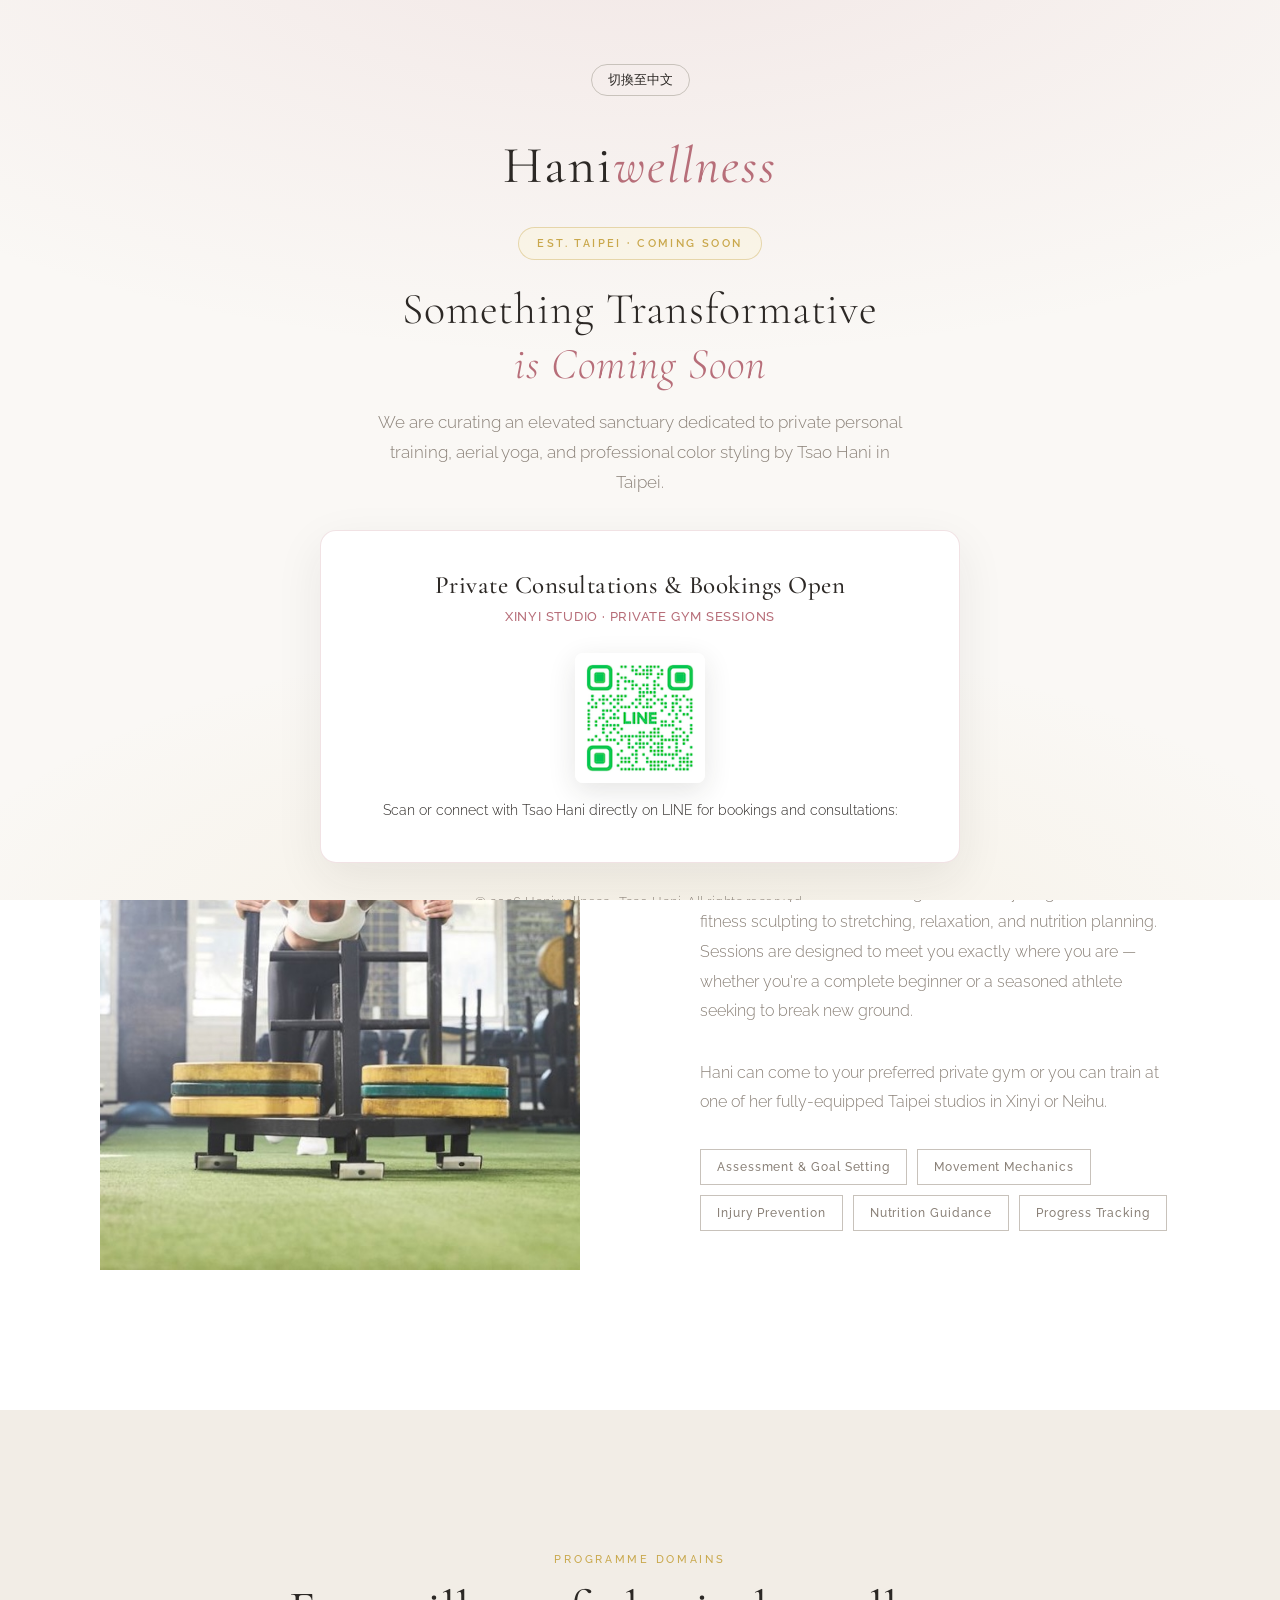
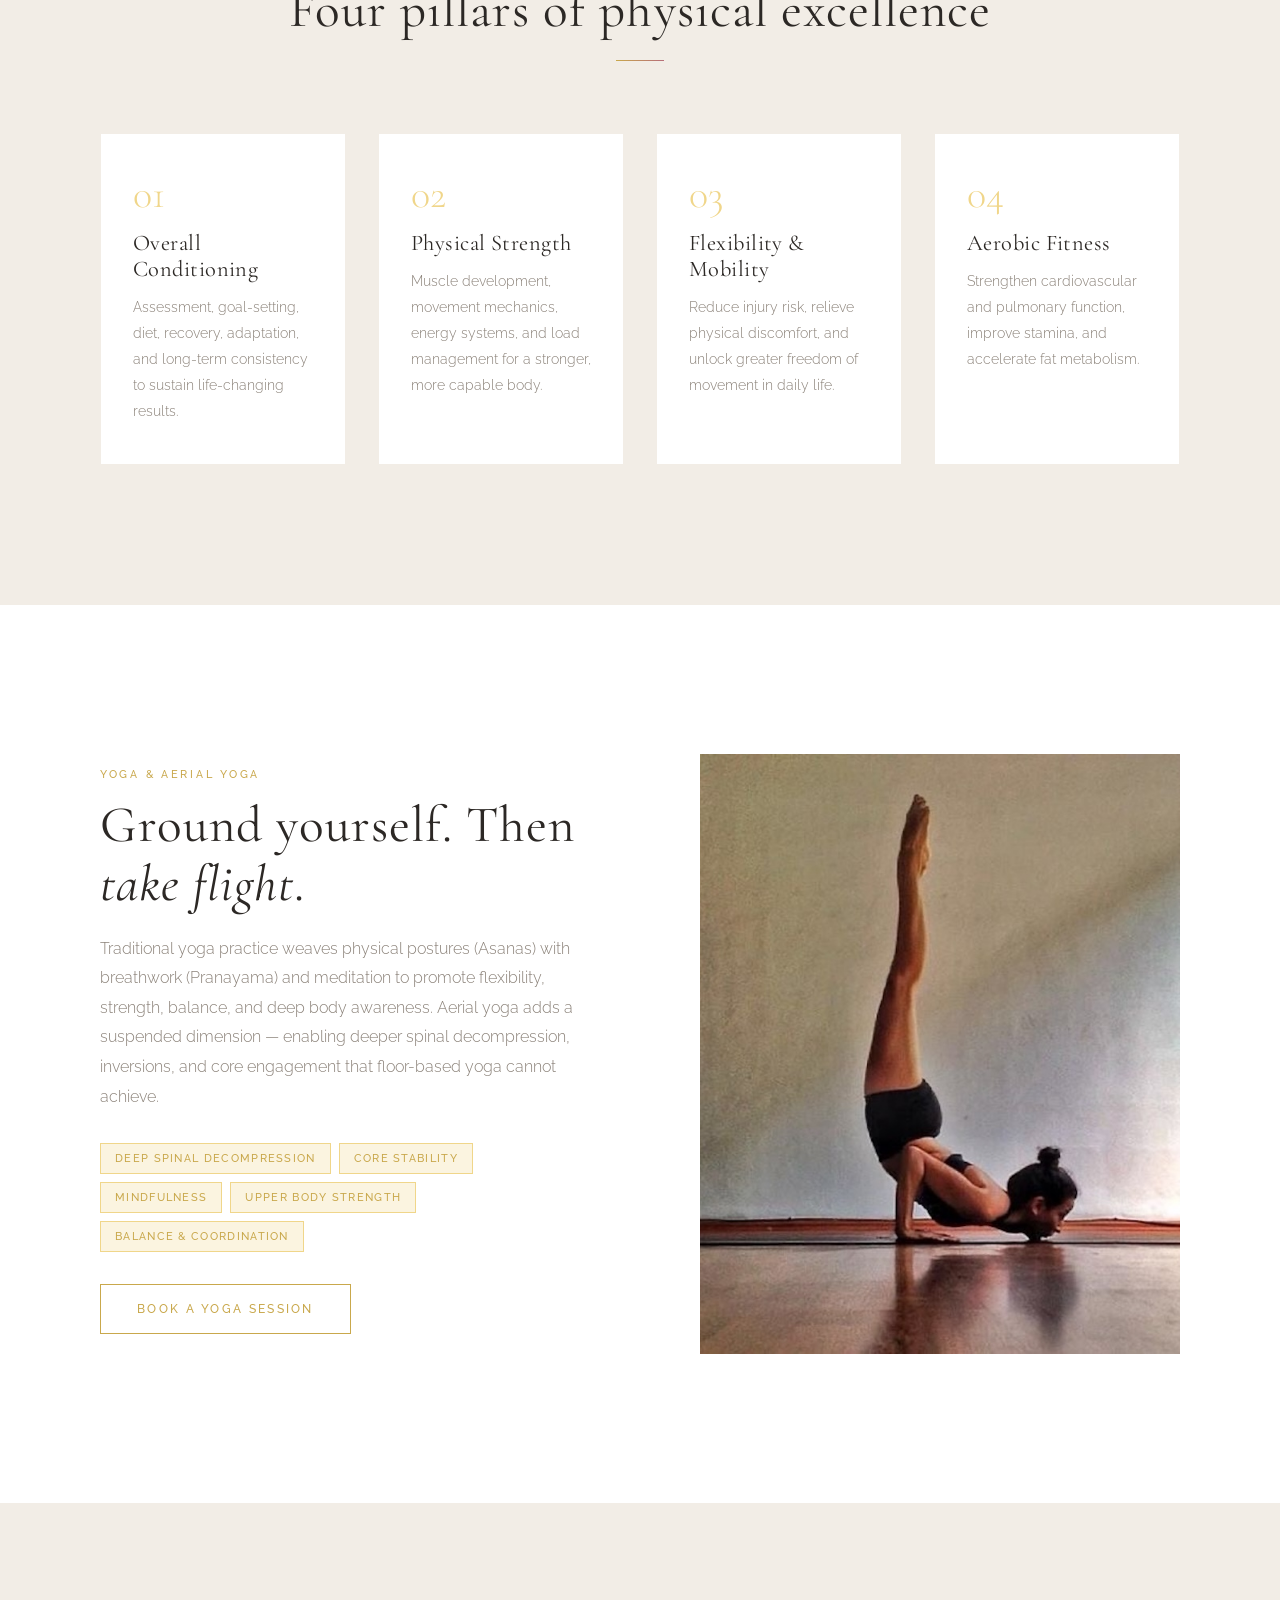
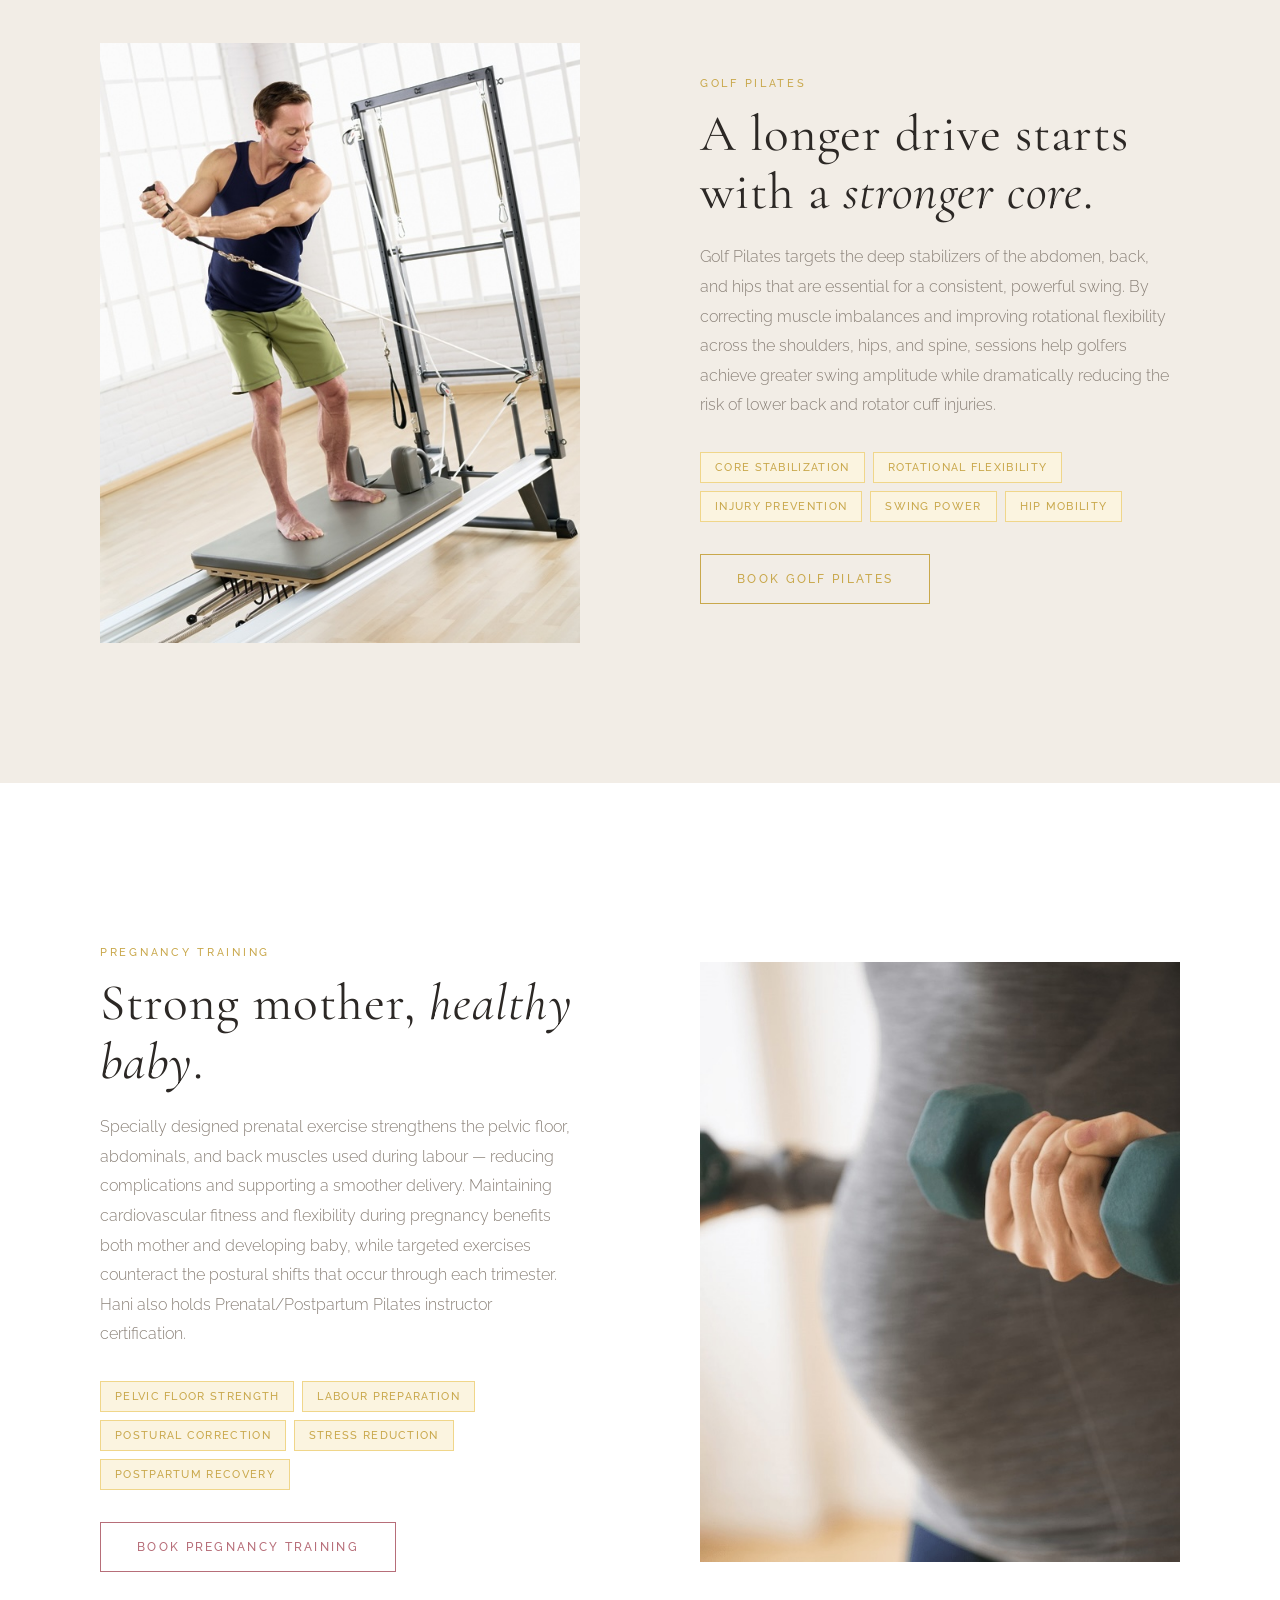
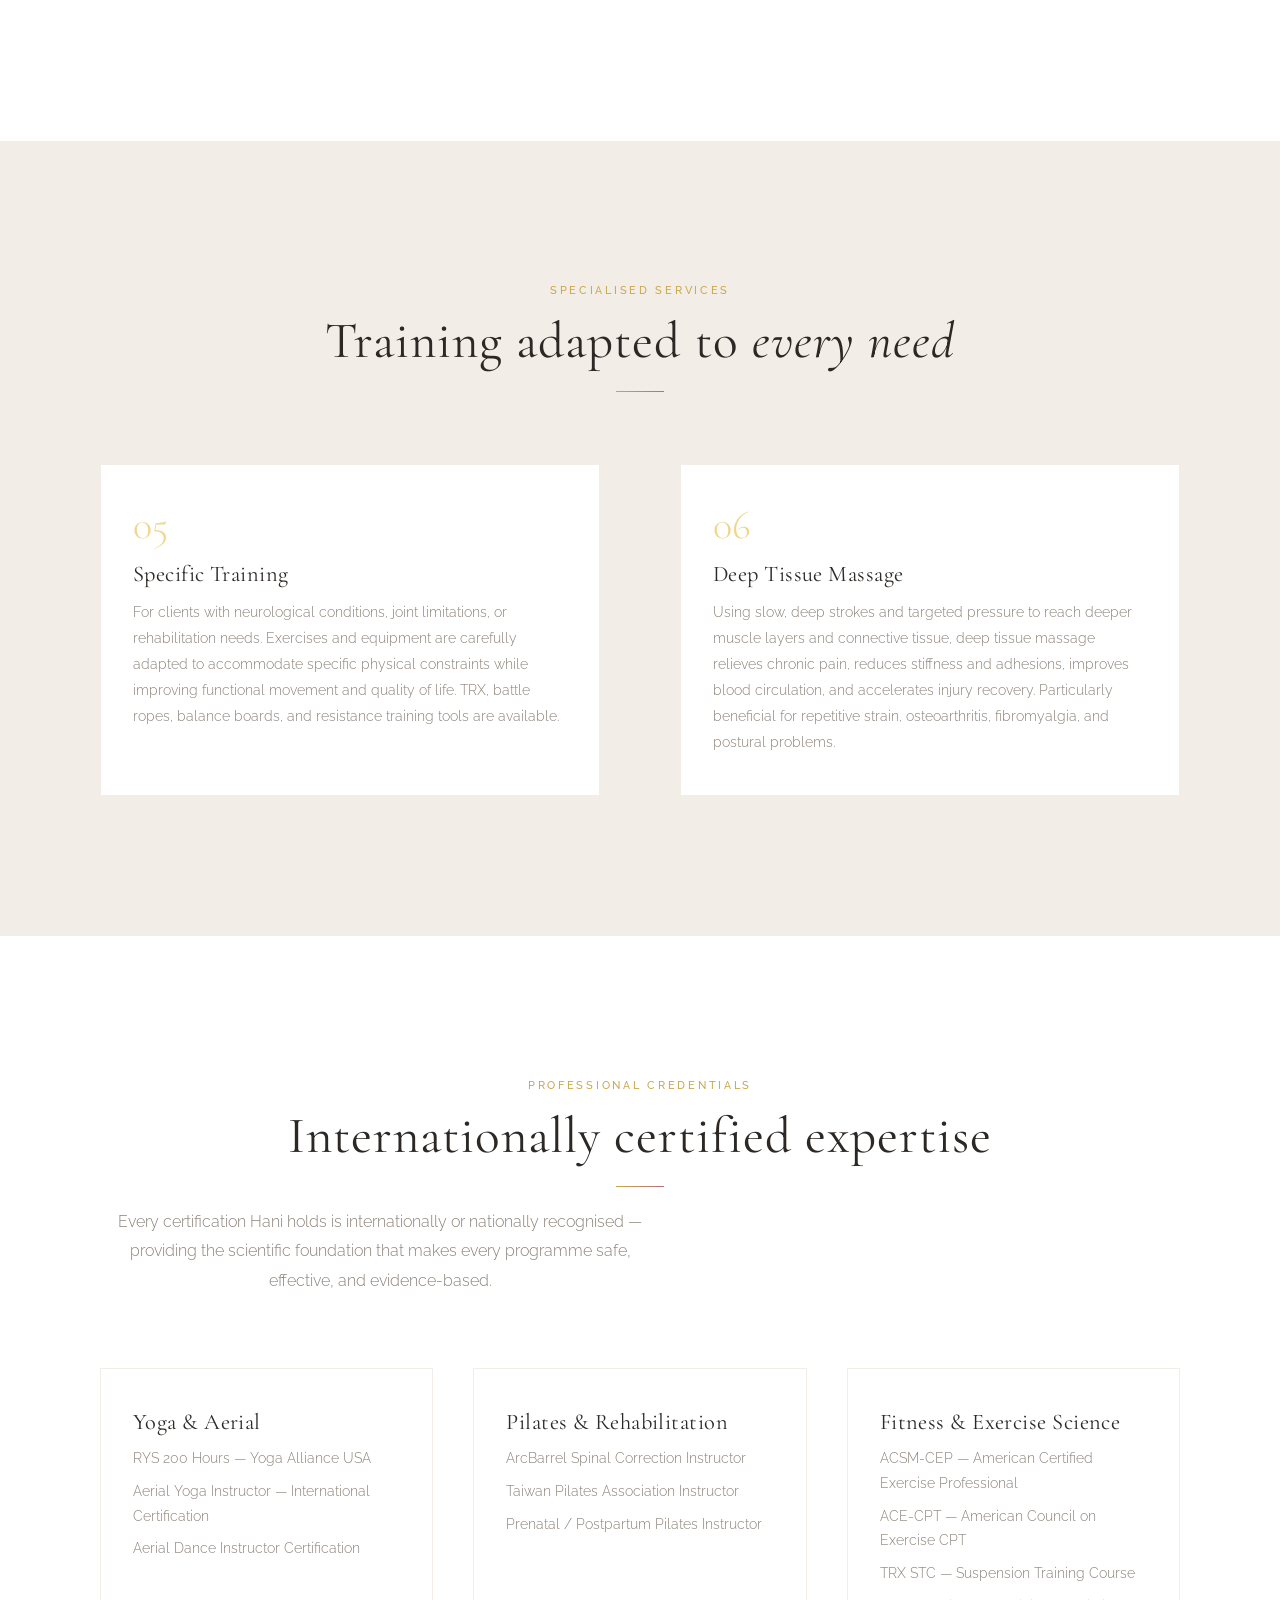
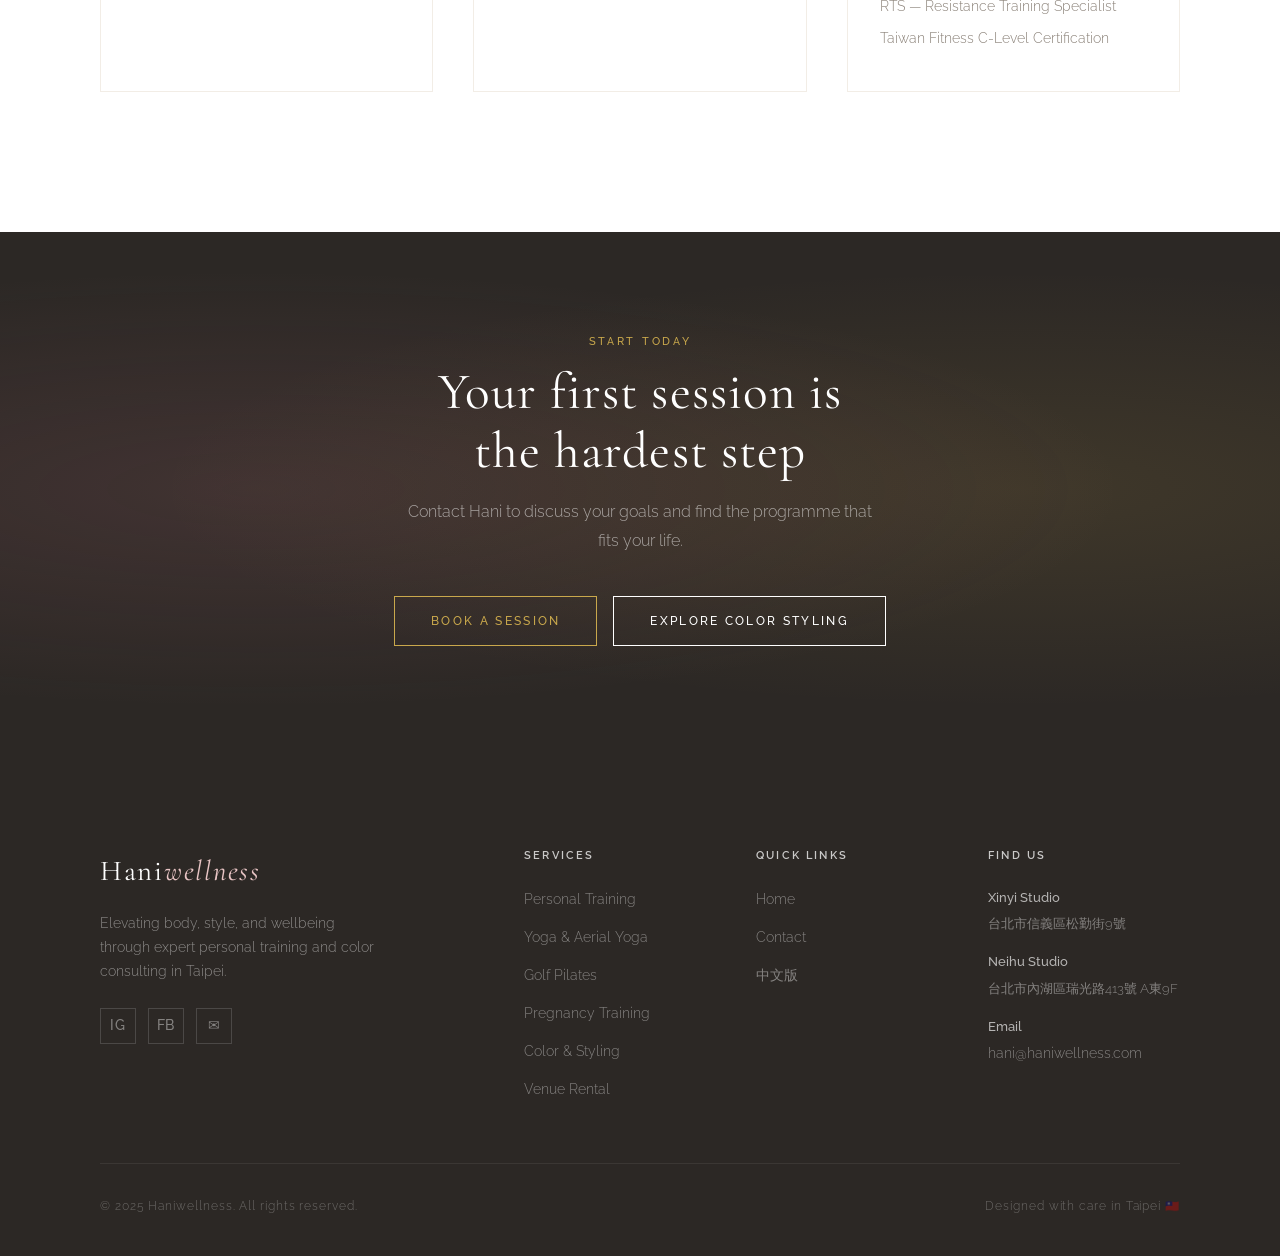
<file: training.html>
<!DOCTYPE html>
<html lang="en">
<head>
  <meta charset="UTF-8">
  <meta name="viewport" content="width=device-width, initial-scale=1.0">
  <title>Personal Training Programmes — Haniwellness by Tsao Hani | Taipei</title>
  <meta name="description" content="Yoga, aerial yoga, golf pilates, pregnancy training, strength conditioning, and deep tissue massage by certified trainer Tsao Hani in Taipei. Private one-to-one and group sessions available.">
  <meta name="keywords" content="personal trainer Taipei, yoga Taipei, aerial yoga Taipei, golf pilates, pregnancy training Taipei, fitness coach, 個人健身教練, 台北瑜伽, 空中瑜伽">
  <meta name="robots" content="index, follow">
  <link rel="canonical" href="https://haniwellness.com/training.html">
  <meta property="og:type" content="website">
  <meta property="og:title" content="Personal Training Programmes — Haniwellness Taipei">
  <meta property="og:description" content="Yoga, aerial yoga, golf pilates, pregnancy training and more by certified trainer Tsao Hani in Taipei.">
  <meta property="og:url" content="https://haniwellness.com/training.html">
  <meta property="og:image" content="https://haniwellness.com/images/hani-yoga-aerial-session-taipei.jpg">
  <link rel="alternate" hreflang="en" href="https://haniwellness.com/training.html">
  <link rel="alternate" hreflang="zh-TW" href="https://haniwellness.com/zh/training.html">
  <link rel="stylesheet" href="css/style.css">

  <script type="application/ld+json">
  {
    "@context": "https://schema.org",
    "@type": "Service",
    "@id": "https://haniwellness.com/training.html#service",
    "name": "Personal Training by Tsao Hani",
    "provider": {
      "@type": "LocalBusiness",
      "@id": "https://haniwellness.com/#business",
      "name": "Haniwellness",
      "url": "https://haniwellness.com"
    },
    "description": "Personalized personal training programmes including yoga, aerial yoga, golf pilates, pregnancy fitness, strength conditioning, and deep tissue massage in Taipei.",
    "areaServed": "Taipei, Taiwan",
    "serviceType": "Personal Training"
  }
  </script>

  <script type="application/ld+json">
  {
    "@context": "https://schema.org",
    "@type": "FAQPage",
    "mainEntity": [
      {
        "@type": "Question",
        "name": "What personal training services does Tsao Hani offer in Taipei?",
        "acceptedAnswer": {
          "@type": "Answer",
          "text": "Tsao Hani offers yoga, aerial yoga, golf pilates, pregnancy and prenatal fitness, strength and conditioning, specific training for rehabilitation needs, and deep tissue massage — available one-to-one or in small groups at her Xinyi and Neihu studios, or at your preferred private gym."
        }
      },
      {
        "@type": "Question",
        "name": "Is Tsao Hani a certified personal trainer?",
        "acceptedAnswer": {
          "@type": "Answer",
          "text": "Yes. Tsao Hani holds internationally recognised certifications including ACE-CPT, ACSM-CEP, RYS 200 Yoga Alliance USA, TRX STC, RTS Resistance Training Specialist, ArcBarrel Spinal Correction Instructor, Taiwan Pilates Association Instructor, and Prenatal/Postpartum Pilates Instructor."
        }
      },
      {
        "@type": "Question",
        "name": "Can Hani train me at my own gym in Taipei?",
        "acceptedAnswer": {
          "@type": "Answer",
          "text": "Yes. Hani offers mobile training and can come to your preferred private gym anywhere in Taipei. She also trains clients at her fully-equipped studios in Xinyi and Neihu."
        }
      },
      {
        "@type": "Question",
        "name": "Does Haniwellness offer pregnancy fitness training?",
        "acceptedAnswer": {
          "@type": "Answer",
          "text": "Yes. Hani holds a Prenatal/Postpartum Pilates Instructor certification. Her pregnancy training programmes focus on pelvic floor strength, labour preparation, postural correction, and postpartum recovery, and are safe and specifically designed for each trimester."
        }
      },
      {
        "@type": "Question",
        "name": "What is Golf Pilates and how does it improve my game?",
        "acceptedAnswer": {
          "@type": "Answer",
          "text": "Golf Pilates targets the deep stabilisers of the abdomen, back, and hips essential for a consistent swing. It corrects muscle imbalances, improves rotational flexibility in the shoulders, hips, and spine, increases swing amplitude, and significantly reduces the risk of lower back and rotator cuff injuries."
        }
      }
    ]
  }
  </script>

  <script type="application/ld+json">
  {
    "@context": "https://schema.org",
    "@type": "WebPage",
    "@id": "https://haniwellness.com/training.html#webpage",
    "url": "https://haniwellness.com/training.html",
    "name": "Personal Training Programmes — Haniwellness Taipei",
    "isPartOf": {
      "@id": "https://haniwellness.com/#website"
    },
    "about": {
      "@id": "https://haniwellness.com/training.html#service"
    },
    "speakable": {
      "@type": "SpeakableSpecification",
      "cssSelector": [".page-hero h1", ".page-hero p", "#training-intro-heading", "#yoga-heading", "#golf-heading", "#pregnancy-heading"]
    }
  }
  </script>
</head>

<body>

  <!-- ══ NAVIGATION ══════════════════════════ -->
  <nav class="site-nav" role="navigation" aria-label="Main navigation">
    <div class="nav-inner">
      <a href="index.html" class="nav-logo-text" aria-label="Haniwellness home">Hani<em>wellness</em></a>
      <div class="nav-links" role="menubar">
        <a href="index.html" role="menuitem">Home</a>
        <a href="training.html" role="menuitem" class="active">Training</a>
        <a href="stylist.html" role="menuitem">Stylist</a>
        <a href="rental.html" role="menuitem">Venue</a>
        <a href="contact.html" role="menuitem">Contact</a>
      </div>
      <div class="nav-right">
        <a href="zh/training.html" class="nav-lang" aria-label="Switch to Chinese">中文</a>
        <button class="nav-hamburger" aria-label="Toggle navigation menu" aria-expanded="false" aria-controls="mobile-menu">
          <span></span><span></span><span></span>
        </button>
      </div>
    </div>
  </nav>
  <div class="nav-mobile-menu" id="mobile-menu" role="menu">
    <a href="index.html" role="menuitem">Home</a>
    <a href="training.html" role="menuitem">Training</a>
    <a href="stylist.html" role="menuitem">Stylist</a>
    <a href="rental.html" role="menuitem">Venue</a>
    <a href="contact.html" role="menuitem">Contact</a>
    <a href="zh/training.html" role="menuitem">中文版</a>
  </div>

  <main id="main-content">

    <!-- ══ PAGE HERO ═══════════════════════════ -->
    <header class="page-hero" role="banner">
      <div class="container">
        <div class="page-hero-inner reveal">
          <span class="eyebrow">Personal Training</span>
          <h1>Train smarter.<br>Move <em>better</em>.</h1>
          <p>Every programme at Haniwellness is built around your body, your goals, and your life — combining scientific methodology with genuine, motivational coaching.</p>
        </div>
      </div>
    </header>

    <!-- ══ INTRO ════════════════════════════════ -->
    <section class="section bg-white" aria-labelledby="training-intro-heading">
      <div class="container">
        <div class="feature-block">
          <div class="feature-image reveal">
            <img
              src="images/hani-personal-training-strength-session.jpg"
              alt="Hani coaching a one-to-one personal training strength session in Taipei"
              width="600" height="750"
              loading="lazy"
            >
          </div>
          <div class="feature-text reveal reveal-delay-2">
            <span class="eyebrow">The Approach</span>
            <h2 id="training-intro-heading">Holistic coaching for body <em>and</em> mind</h2>
            <p>One-to-one personal coaching covers everything from cardio and fitness sculpting to stretching, relaxation, and nutrition planning. Sessions are designed to meet you exactly where you are — whether you're a complete beginner or a seasoned athlete seeking to break new ground.</p>
            <p style="margin-top:16px">Hani can come to your preferred private gym or you can train at one of her fully-equipped Taipei studios in Xinyi or Neihu.</p>
            <div class="credential-row" aria-label="Training pillars">
              <span class="credential-tag">Assessment &amp; Goal Setting</span>
              <span class="credential-tag">Movement Mechanics</span>
              <span class="credential-tag">Injury Prevention</span>
              <span class="credential-tag">Nutrition Guidance</span>
              <span class="credential-tag">Progress Tracking</span>
            </div>
          </div>
        </div>
      </div>
    </section>

    <!-- ══ 4 DOMAINS ════════════════════════════ -->
    <section class="section bg-ivory-dark" aria-labelledby="domains-heading">
      <div class="container">
        <div class="section-head text-center reveal">
          <span class="eyebrow">Programme Domains</span>
          <h2 id="domains-heading">Four pillars of physical excellence</h2>
          <div class="gold-divider"></div>
        </div>
        <div class="grid-4 reveal">
          <article class="service-card">
            <div class="service-card-num">01</div>
            <h4>Overall Conditioning</h4>
            <p>Assessment, goal-setting, diet, recovery, adaptation, and long-term consistency to sustain life-changing results.</p>
          </article>
          <article class="service-card">
            <div class="service-card-num">02</div>
            <h4>Physical Strength</h4>
            <p>Muscle development, movement mechanics, energy systems, and load management for a stronger, more capable body.</p>
          </article>
          <article class="service-card">
            <div class="service-card-num">03</div>
            <h4>Flexibility &amp; Mobility</h4>
            <p>Reduce injury risk, relieve physical discomfort, and unlock greater freedom of movement in daily life.</p>
          </article>
          <article class="service-card">
            <div class="service-card-num">04</div>
            <h4>Aerobic Fitness</h4>
            <p>Strengthen cardiovascular and pulmonary function, improve stamina, and accelerate fat metabolism.</p>
          </article>
        </div>
      </div>
    </section>

    <!-- ══ YOGA & AERIAL YOGA ═══════════════════ -->
    <section id="yoga" class="section bg-white" aria-labelledby="yoga-heading">
      <div class="container">
        <div class="feature-block reverse">
          <div class="feature-text reveal">
            <span class="eyebrow">Yoga &amp; Aerial Yoga</span>
            <h2 id="yoga-heading">Ground yourself. Then <em>take flight</em>.</h2>
            <p>Traditional yoga practice weaves physical postures (Asanas) with breathwork (Pranayama) and meditation to promote flexibility, strength, balance, and deep body awareness. Aerial yoga adds a suspended dimension — enabling deeper spinal decompression, inversions, and core engagement that floor-based yoga cannot achieve.</p>
            <div class="training-tags" aria-label="Yoga benefits">
              <span class="training-tag">Deep Spinal Decompression</span>
              <span class="training-tag">Core Stability</span>
              <span class="training-tag">Mindfulness</span>
              <span class="training-tag">Upper Body Strength</span>
              <span class="training-tag">Balance &amp; Coordination</span>
            </div>
            <a href="contact.html" class="btn btn-gold" style="margin-top:32px"><span>Book a Yoga Session</span></a>
          </div>
          <div class="feature-image reveal reveal-delay-2">
            <img
              src="images/hani-aerial-yoga-silk-taipei-studio.jpg"
              alt="Aerial yoga demonstration using silk hammock in Hani's Taipei studio"
              width="600" height="750"
              loading="lazy"
            >
          </div>
        </div>
      </div>
    </section>

    <!-- ══ GOLF PILATES ══════════════════════════ -->
    <section id="golf" class="section bg-ivory-dark" aria-labelledby="golf-heading">
      <div class="container">
        <div class="feature-block">
          <div class="feature-image reveal">
            <img
              src="images/hani-golf-pilates-swing-training-taipei.jpg"
              alt="Golf pilates training session focused on swing mechanics with Hani in Taipei"
              width="600" height="750"
              loading="lazy"
            >
          </div>
          <div class="feature-text reveal reveal-delay-2">
            <span class="eyebrow">Golf Pilates</span>
            <h2 id="golf-heading">A longer drive starts with a <em>stronger core</em>.</h2>
            <p>Golf Pilates targets the deep stabilizers of the abdomen, back, and hips that are essential for a consistent, powerful swing. By correcting muscle imbalances and improving rotational flexibility across the shoulders, hips, and spine, sessions help golfers achieve greater swing amplitude while dramatically reducing the risk of lower back and rotator cuff injuries.</p>
            <div class="training-tags" aria-label="Golf pilates benefits">
              <span class="training-tag">Core Stabilization</span>
              <span class="training-tag">Rotational Flexibility</span>
              <span class="training-tag">Injury Prevention</span>
              <span class="training-tag">Swing Power</span>
              <span class="training-tag">Hip Mobility</span>
            </div>
            <a href="contact.html" class="btn btn-gold" style="margin-top:32px"><span>Book Golf Pilates</span></a>
          </div>
        </div>
      </div>
    </section>

    <!-- ══ PREGNANCY TRAINING ═══════════════════ -->
    <section id="pregnancy" class="section bg-white" aria-labelledby="pregnancy-heading">
      <div class="container">
        <div class="feature-block reverse">
          <div class="feature-text reveal">
            <span class="eyebrow">Pregnancy Training</span>
            <h2 id="pregnancy-heading">Strong mother, <em>healthy baby</em>.</h2>
            <p>Specially designed prenatal exercise strengthens the pelvic floor, abdominals, and back muscles used during labour — reducing complications and supporting a smoother delivery. Maintaining cardiovascular fitness and flexibility during pregnancy benefits both mother and developing baby, while targeted exercises counteract the postural shifts that occur through each trimester. Hani also holds Prenatal/Postpartum Pilates instructor certification.</p>
            <div class="training-tags" aria-label="Pregnancy training benefits">
              <span class="training-tag">Pelvic Floor Strength</span>
              <span class="training-tag">Labour Preparation</span>
              <span class="training-tag">Postural Correction</span>
              <span class="training-tag">Stress Reduction</span>
              <span class="training-tag">Postpartum Recovery</span>
            </div>
            <a href="contact.html" class="btn btn-rose" style="margin-top:32px"><span>Book Pregnancy Training</span></a>
          </div>
          <div class="feature-image reveal reveal-delay-2">
            <img
              src="images/hani-pregnancy-prenatal-fitness-training-taipei.jpg"
              alt="Safe prenatal fitness training session with Tsao Hani in Taipei"
              width="600" height="750"
              loading="lazy"
            >
          </div>
        </div>
      </div>
    </section>

    <!-- ══ SPECIFIC & MASSAGE ═══════════════════ -->
    <section class="section bg-ivory-dark" aria-labelledby="specific-heading">
      <div class="container">
        <div class="section-head text-center reveal">
          <span class="eyebrow">Specialised Services</span>
          <h2 id="specific-heading">Training adapted to <em>every need</em></h2>
          <div class="gold-divider"></div>
        </div>
        <div class="grid-2 reveal reveal-delay-1">
          <article class="service-card">
            <div class="service-card-num">05</div>
            <h4>Specific Training</h4>
            <p>For clients with neurological conditions, joint limitations, or rehabilitation needs. Exercises and equipment are carefully adapted to accommodate specific physical constraints while improving functional movement and quality of life. TRX, battle ropes, balance boards, and resistance training tools are available.</p>
          </article>
          <article class="service-card">
            <div class="service-card-num">06</div>
            <h4>Deep Tissue Massage</h4>
            <p>Using slow, deep strokes and targeted pressure to reach deeper muscle layers and connective tissue, deep tissue massage relieves chronic pain, reduces stiffness and adhesions, improves blood circulation, and accelerates injury recovery. Particularly beneficial for repetitive strain, osteoarthritis, fibromyalgia, and postural problems.</p>
          </article>
        </div>
      </div>
    </section>

    <!-- ══ CERTIFICATIONS ════════════════════════ -->
    <section class="section bg-white" aria-labelledby="certs-heading">
      <div class="container">
        <div class="section-head text-center reveal">
          <span class="eyebrow">Professional Credentials</span>
          <h2 id="certs-heading">Internationally certified expertise</h2>
          <div class="gold-divider"></div>
          <p>Every certification Hani holds is internationally or nationally recognised — providing the scientific foundation that makes every programme safe, effective, and evidence-based.</p>
        </div>
        <div class="grid-3 reveal reveal-delay-1">
          <article class="service-card">
            <h4>Yoga &amp; Aerial</h4>
            <ul style="margin-top:12px;display:flex;flex-direction:column;gap:8px">
              <li style="font-size:0.88rem;color:var(--warm-gray)">RYS 200 Hours — Yoga Alliance USA</li>
              <li style="font-size:0.88rem;color:var(--warm-gray)">Aerial Yoga Instructor — International Certification</li>
              <li style="font-size:0.88rem;color:var(--warm-gray)">Aerial Dance Instructor Certification</li>
            </ul>
          </article>
          <article class="service-card">
            <h4>Pilates &amp; Rehabilitation</h4>
            <ul style="margin-top:12px;display:flex;flex-direction:column;gap:8px">
              <li style="font-size:0.88rem;color:var(--warm-gray)">ArcBarrel Spinal Correction Instructor</li>
              <li style="font-size:0.88rem;color:var(--warm-gray)">Taiwan Pilates Association Instructor</li>
              <li style="font-size:0.88rem;color:var(--warm-gray)">Prenatal / Postpartum Pilates Instructor</li>
            </ul>
          </article>
          <article class="service-card">
            <h4>Fitness &amp; Exercise Science</h4>
            <ul style="margin-top:12px;display:flex;flex-direction:column;gap:8px">
              <li style="font-size:0.88rem;color:var(--warm-gray)">ACSM-CEP — American Certified Exercise Professional</li>
              <li style="font-size:0.88rem;color:var(--warm-gray)">ACE-CPT — American Council on Exercise CPT</li>
              <li style="font-size:0.88rem;color:var(--warm-gray)">TRX STC — Suspension Training Course</li>
              <li style="font-size:0.88rem;color:var(--warm-gray)">RTS — Resistance Training Specialist</li>
              <li style="font-size:0.88rem;color:var(--warm-gray)">Taiwan Fitness C-Level Certification</li>
            </ul>
          </article>
        </div>
      </div>
    </section>

    <!-- ══ CTA ══════════════════════════════════ -->
    <section class="cta-band" aria-labelledby="training-cta-heading">
      <span class="eyebrow">Start Today</span>
      <h2 id="training-cta-heading">Your first session is<br>the hardest step</h2>
      <p>Contact Hani to discuss your goals and find the programme that fits your life.</p>
      <div class="cta-band-btns">
        <a href="contact.html" class="btn btn-gold"><span>Book a Session</span></a>
        <a href="stylist.html" class="btn btn-white"><span>Explore Color Styling</span></a>
      </div>
    </section>

  </main>

  <!-- ══ FOOTER ═══════════════════════════════ -->
  <footer class="site-footer" role="contentinfo">
    <div class="container">
      <div class="footer-grid">
        <div class="footer-col">
          <div class="footer-brand-name">Hani<em>wellness</em></div>
          <p class="footer-tagline">Elevating body, style, and wellbeing through expert personal training and color consulting in Taipei.</p>
          <div class="footer-social">
            <a href="https://www.instagram.com/hani_c1/" target="_blank" rel="noopener noreferrer" aria-label="Instagram">IG</a>
            <a href="https://www.facebook.com/profile.php?id=100083695221580" target="_blank" rel="noopener noreferrer" aria-label="Facebook">FB</a>
            <a href="mailto:hani@haniwellness.com" aria-label="Email">✉</a>
          </div>
        </div>
        <nav class="footer-col" aria-label="Services links">
          <div class="footer-col-title">Services</div>
          <ul>
            <li><a href="training.html">Personal Training</a></li>
            <li><a href="training.html#yoga">Yoga &amp; Aerial Yoga</a></li>
            <li><a href="training.html#golf">Golf Pilates</a></li>
            <li><a href="training.html#pregnancy">Pregnancy Training</a></li>
            <li><a href="stylist.html">Color &amp; Styling</a></li>
            <li><a href="rental.html">Venue Rental</a></li>
          </ul>
        </nav>
        <nav class="footer-col" aria-label="Quick links">
          <div class="footer-col-title">Quick Links</div>
          <ul>
            <li><a href="index.html">Home</a></li>
            <li><a href="contact.html">Contact</a></li>
            <li><a href="zh/index.html">中文版</a></li>
          </ul>
        </nav>
        <div class="footer-col">
          <div class="footer-col-title">Find Us</div>
          <address class="footer-address" style="font-style:normal">
            <strong>Xinyi Studio</strong>
            台北市信義區松勤街9號
            <strong>Neihu Studio</strong>
            台北市內湖區瑞光路413號 A東9F
            <strong>Email</strong>
            <a href="mailto:hani@haniwellness.com" style="color:inherit">hani@haniwellness.com</a>
          </address>
        </div>
      </div>
      <div class="footer-bottom">
        <span>© 2025 Haniwellness. All rights reserved.</span>
        <span>Designed with care in Taipei 🇹🇼</span>
      </div>
    </div>
  </footer>

  <script src="js/main.js" defer></script>
</body>
</html>
</file>
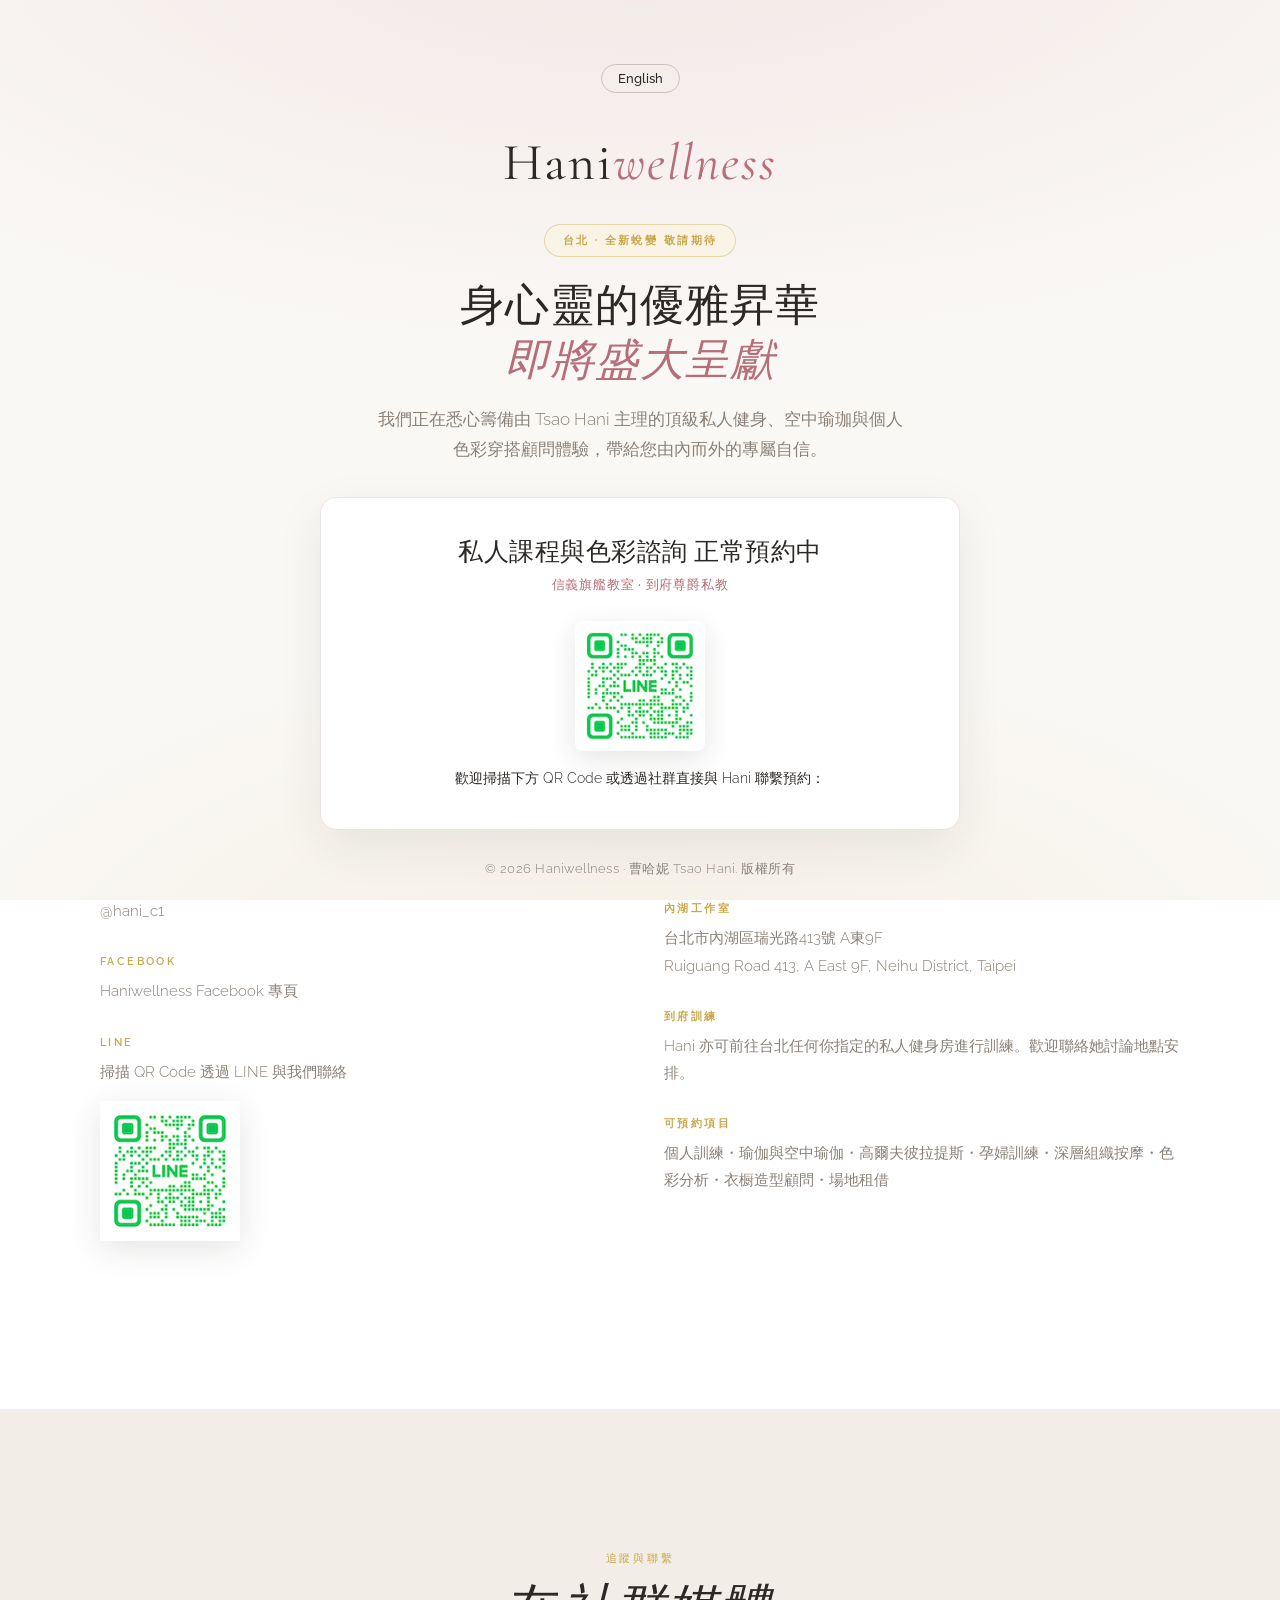
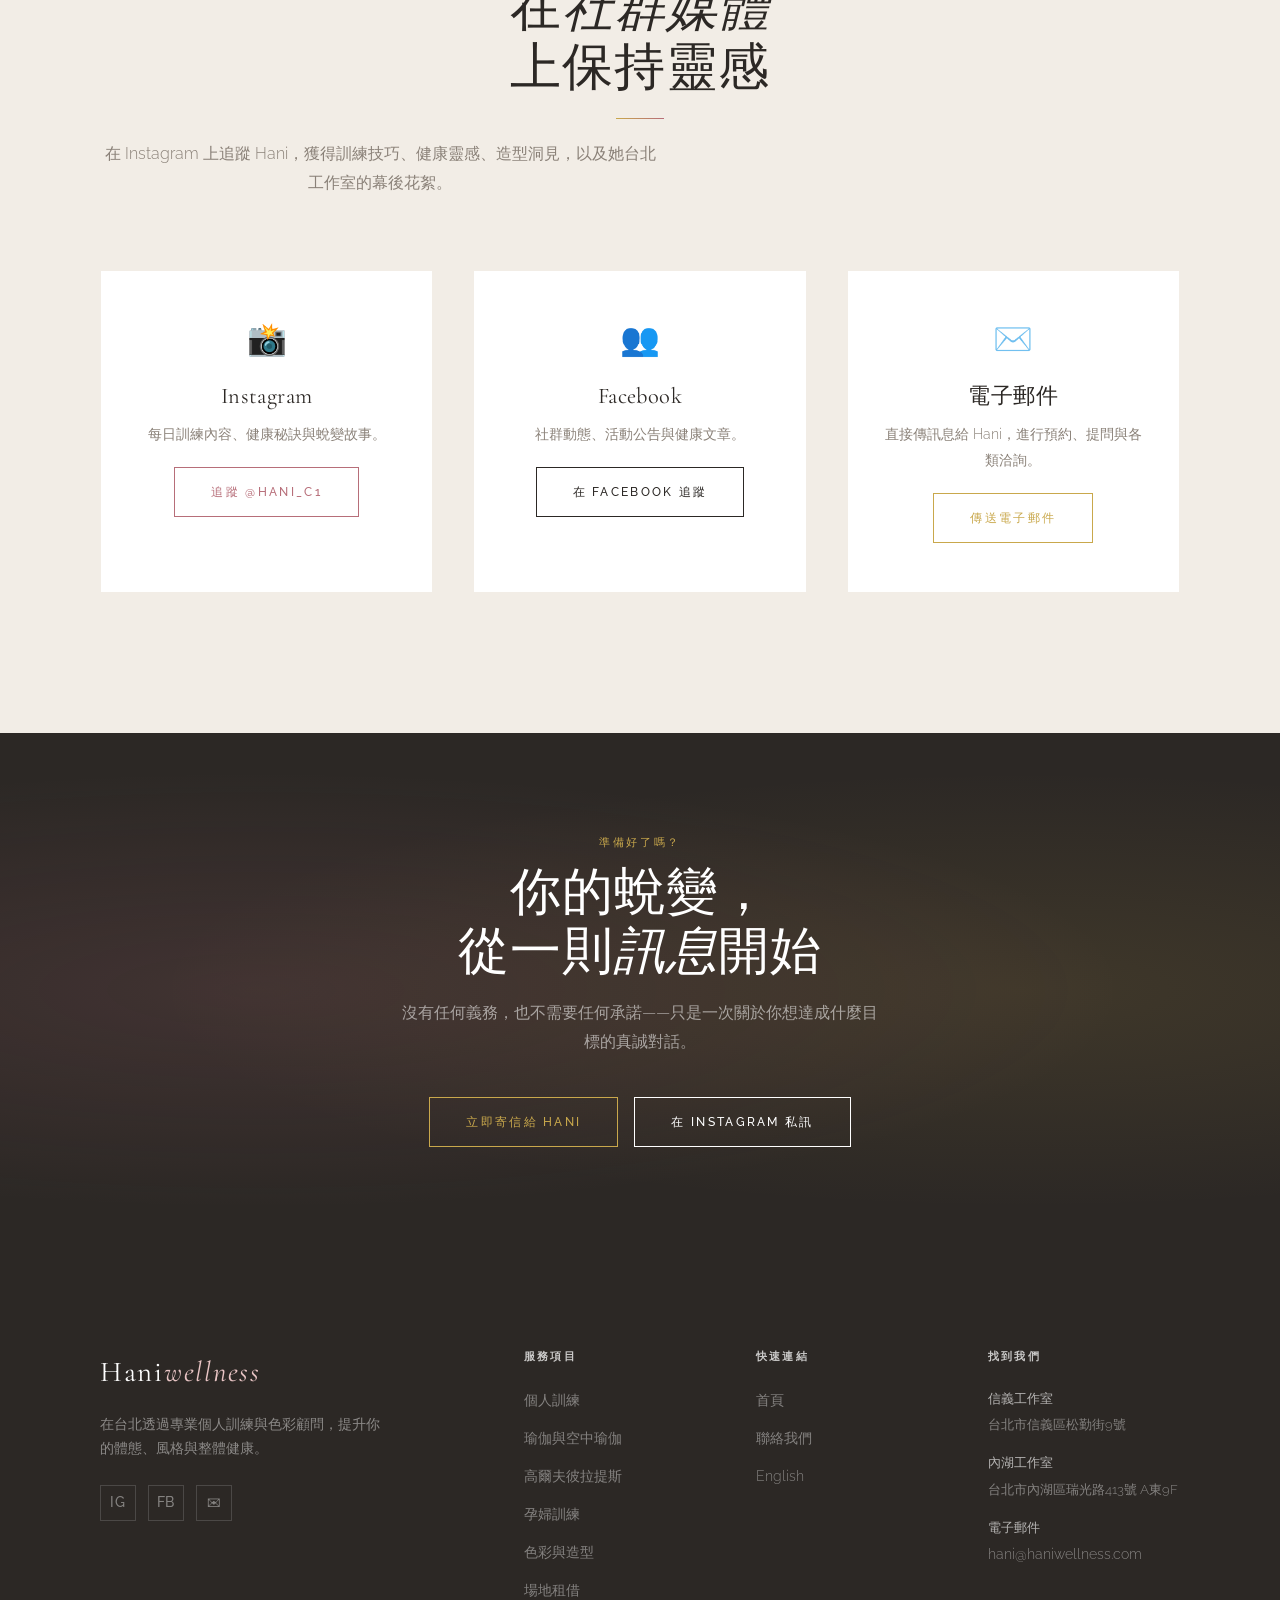
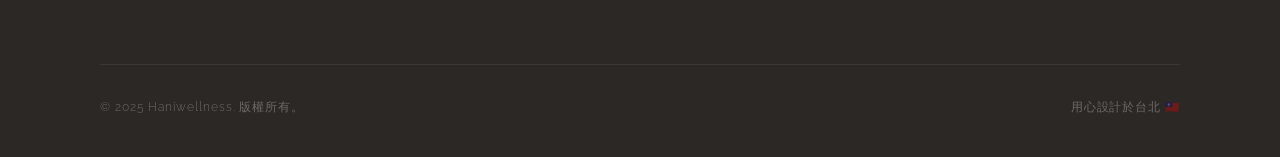
<file: zh/contact.html>
<!doctype html>
<html lang="zh-TW">
    <head>
        <meta charset="UTF-8" />
        <meta name="viewport" content="width=device-width, initial-scale=1.0" />
        <title>聯絡曹暖玉 — 預約訓練或造型課程｜Haniwellness 台北</title>
        <meta
            name="description"
            content="聯絡 Haniwellness 的曹暖玉，在台北預約個人訓練課程、色彩分析或場地租借。工作室位於信義與內湖，亦可前往你指定的健身房。"
        />
        <meta
            name="keywords"
            content="contact personal trainer Taipei, book yoga class Taipei, Haniwellness contact, Tsao Hani booking, 預約個人教練, 台北健身預約"
        />
        <meta name="robots" content="index, follow" />
        <link rel="canonical" href="https://haniwellness.com/contact.html" />
        <meta
            property="og:title"
            content="聯絡 Haniwellness — 在台北與曹暖玉預約"
        />
        <meta
            property="og:description"
            content="在台北與曹暖玉預約個人訓練課程、色彩分析或場地租借。"
        />
        <meta
            property="og:url"
            content="https://haniwellness.com/contact.html"
        />
        <meta
            property="og:image"
            content="https://haniwellness.com/images/tsao-hani-certified-trainer-portrait-taipei.jpg"
        />
        <link
            rel="alternate"
            hreflang="en"
            href="https://haniwellness.com/contact.html"
        />
        <link
            rel="alternate"
            hreflang="zh-TW"
            href="https://haniwellness.com/zh/contact.html"
        />
        <link rel="stylesheet" href="../css/style.css" />
    </head>

    <body>
        <!-- ══ NAVIGATION ══════════════════════════ -->
        <nav class="site-nav" role="navigation" aria-label="主要導覽">
            <div class="nav-inner">
                <a
                    href="index.html"
                    class="nav-logo-text"
                    aria-label="Haniwellness 首頁"
                    >Hani<em>wellness</em></a
                >
                <div class="nav-links" role="menubar">
                    <a href="index.html" role="menuitem">首頁</a>
                    <a href="training.html" role="menuitem">訓練</a>
                    <a href="stylist.html" role="menuitem">造型</a>
                    <a href="rental.html" role="menuitem">場地</a>
                    <a href="contact.html" role="menuitem" class="active"
                        >聯絡</a
                    >
                </div>
                <div class="nav-right">
                    <a
                        href="../contact.html"
                        class="nav-lang"
                        aria-label="切換至英文"
                        >EN</a
                    >
                    <button
                        class="nav-hamburger"
                        aria-label="開啟導覽選單"
                        aria-expanded="false"
                        aria-controls="mobile-menu"
                    >
                        <span></span><span></span><span></span>
                    </button>
                </div>
            </div>
        </nav>
        <div class="nav-mobile-menu" id="mobile-menu" role="menu">
            <a href="index.html" role="menuitem">首頁</a>
            <a href="training.html" role="menuitem">訓練</a>
            <a href="stylist.html" role="menuitem">造型</a>
            <a href="rental.html" role="menuitem">場地</a>
            <a href="contact.html" role="menuitem">聯絡</a>
            <a href="../contact.html" role="menuitem">English</a>
        </div>

        <main id="main-content">
            <!-- ══ PAGE HERO ═══════════════════════════ -->
            <header class="page-hero" role="banner">
                <div class="container">
                    <div class="page-hero-inner reveal">
                        <span class="eyebrow">與我們聯絡</span>
                        <h1>今天就開始<br />你的<em>蛻變</em></h1>
                        <p>
                            歡迎聯絡我們聊聊你的目標。Hani
                            提供免費初次諮詢，確保課程真正適合你。
                        </p>
                    </div>
                </div>
            </header>

            <!-- ══ CONTACT INFO ═════════════════════════ -->
            <section class="section bg-white" aria-labelledby="contact-heading">
                <div class="container">
                    <div class="contact-grid">
                        <!-- Left: contact details -->
                        <div class="reveal">
                            <span class="eyebrow" style="margin-bottom: 12px"
                                >聯絡方式</span
                            >
                            <h2
                                id="contact-heading"
                                style="margin-top: 8px; margin-bottom: 32px"
                            >
                                來聊聊你的<br /><em>目標</em>吧
                            </h2>

                            <div class="contact-item">
                                <div class="contact-item-label">電子郵件</div>
                                <p>
                                    <a href="mailto:hani@haniwellness.com"
                                        >hani@haniwellness.com</a
                                    >
                                </p>
                            </div>

                            <div class="contact-item">
                                <div class="contact-item-label">Instagram</div>
                                <p>
                                    <a
                                        href="https://www.instagram.com/hani_c1/"
                                        target="_blank"
                                        rel="noopener noreferrer"
                                        >@hani_c1</a
                                    >
                                </p>
                            </div>

                            <div class="contact-item">
                                <div class="contact-item-label">Facebook</div>
                                <p>
                                    <a
                                        href="https://www.facebook.com/profile.php?id=100083695221580"
                                        target="_blank"
                                        rel="noopener noreferrer"
                                        >Haniwellness Facebook 專頁</a
                                    >
                                </p>
                            </div>

                            <div class="contact-item">
                                <div class="contact-item-label">LINE</div>
                                <p>掃描 QR Code 透過 LINE 與我們聯絡</p>
                                <div style="margin-top: 16px">
                                    <img
                                        src="../images/line-qr-code-haniwellness.png"
                                        alt="Haniwellness LINE QR Code"
                                        width="140"
                                        height="140"
                                        style="
                                            border: 8px solid var(--white);
                                            box-shadow: 0 8px 32px
                                                rgba(44, 40, 37, 0.12);
                                        "
                                        loading="lazy"
                                    />
                                </div>
                            </div>
                        </div>

                        <!-- Right: locations -->
                        <div class="reveal reveal-delay-2">
                            <span class="eyebrow" style="margin-bottom: 12px"
                                >工作室地點</span
                            >
                            <h2 style="margin-top: 8px; margin-bottom: 32px">
                                在你<em>最自在</em>的<br />地方訓練
                            </h2>

                            <div class="contact-item">
                                <div class="contact-item-label">信義工作室</div>
                                <p>
                                    台北市信義區松勤街9號<br />Songqin Street 9,
                                    Xinyi District, Taipei
                                </p>
                            </div>

                            <div class="contact-item">
                                <div class="contact-item-label">內湖工作室</div>
                                <p>
                                    台北市內湖區瑞光路413號 A東9F<br />Ruiguang
                                    Road 413, A East 9F, Neihu District, Taipei
                                </p>
                            </div>

                            <div class="contact-item">
                                <div class="contact-item-label">到府訓練</div>
                                <p>
                                    Hani
                                    亦可前往台北任何你指定的私人健身房進行訓練。歡迎聯絡她討論地點安排。
                                </p>
                            </div>

                            <div class="contact-item">
                                <div class="contact-item-label">可預約項目</div>
                                <p>
                                    個人訓練・瑜伽與空中瑜伽・高爾夫彼拉提斯・孕婦訓練・深層組織按摩・色彩分析・衣橱造型顧問・場地租借
                                </p>
                            </div>
                        </div>
                    </div>
                </div>
            </section>

            <!-- ══ SOCIAL + DIRECT LINKS ════════════════ -->
            <section
                class="section bg-ivory-dark"
                aria-labelledby="social-heading"
            >
                <div class="container">
                    <div class="section-head text-center reveal">
                        <span class="eyebrow">追蹤與聯繫</span>
                        <h2 id="social-heading">
                            在<em>社群媒體</em><br />上保持靈感
                        </h2>
                        <div class="gold-divider"></div>
                        <p>
                            在 Instagram 上追蹤
                            Hani，獲得訓練技巧、健康靈感、造型洞見，以及她台北工作室的幕後花絮。
                        </p>
                    </div>
                    <div class="grid-3 reveal reveal-delay-1">
                        <article class="service-card text-center">
                            <div
                                style="font-size: 2rem; margin-bottom: 16px"
                                aria-hidden="true"
                            >
                                📸
                            </div>
                            <h4>Instagram</h4>
                            <p>每日訓練內容、健康秘訣與蛻變故事。</p>
                            <a
                                href="https://www.instagram.com/hani_c1/"
                                target="_blank"
                                rel="noopener noreferrer"
                                class="btn btn-rose"
                                style="margin-top: 20px"
                                ><span>追蹤 @hani_c1</span></a
                            >
                        </article>
                        <article class="service-card text-center">
                            <div
                                style="font-size: 2rem; margin-bottom: 16px"
                                aria-hidden="true"
                            >
                                👥
                            </div>
                            <h4>Facebook</h4>
                            <p>社群動態、活動公告與健康文章。</p>
                            <a
                                href="https://www.facebook.com/profile.php?id=100083695221580"
                                target="_blank"
                                rel="noopener noreferrer"
                                class="btn btn-dark"
                                style="margin-top: 20px"
                                ><span>在 Facebook 追蹤</span></a
                            >
                        </article>
                        <article class="service-card text-center">
                            <div
                                style="font-size: 2rem; margin-bottom: 16px"
                                aria-hidden="true"
                            >
                                ✉️
                            </div>
                            <h4>電子郵件</h4>
                            <p>直接傳訊息給 Hani，進行預約、提問與各類洽詢。</p>
                            <a
                                href="mailto:hani@haniwellness.com"
                                class="btn btn-gold"
                                style="margin-top: 20px"
                                ><span>傳送電子郵件</span></a
                            >
                        </article>
                    </div>
                </div>
            </section>

            <!-- ══ CTA ══════════════════════════════════ -->
            <section class="cta-band" aria-labelledby="contact-cta-heading">
                <span class="eyebrow">準備好了嗎？</span>
                <h2 id="contact-cta-heading">
                    你的蛻變，<br />從一則<em>訊息</em>開始
                </h2>
                <p>
                    沒有任何義務，也不需要任何承諾——只是一次關於你想達成什麼目標的真誠對話。
                </p>
                <div class="cta-band-btns">
                    <a href="mailto:hani@haniwellness.com" class="btn btn-gold"
                        ><span>立即寄信給 Hani</span></a
                    >
                    <a
                        href="https://www.instagram.com/hani_c1/"
                        target="_blank"
                        rel="noopener noreferrer"
                        class="btn btn-white"
                        ><span>在 Instagram 私訊</span></a
                    >
                </div>
            </section>
        </main>

        <!-- ══ FOOTER ═══════════════════════════════ -->
        <footer class="site-footer" role="contentinfo">
            <div class="container">
                <div class="footer-grid">
                    <div class="footer-col">
                        <div class="footer-brand-name">
                            Hani<em>wellness</em>
                        </div>
                        <p class="footer-tagline">
                            在台北透過專業個人訓練與色彩顧問，提升你的體態、風格與整體健康。
                        </p>
                        <div class="footer-social">
                            <a
                                href="https://www.instagram.com/hani_c1/"
                                target="_blank"
                                rel="noopener noreferrer"
                                aria-label="Instagram"
                                >IG</a
                            >
                            <a
                                href="https://www.facebook.com/profile.php?id=100083695221580"
                                target="_blank"
                                rel="noopener noreferrer"
                                aria-label="Facebook"
                                >FB</a
                            >
                            <a
                                href="mailto:hani@haniwellness.com"
                                aria-label="電子郵件"
                                >✉</a
                            >
                        </div>
                    </div>
                    <nav class="footer-col" aria-label="服務項目連結">
                        <div class="footer-col-title">服務項目</div>
                        <ul>
                            <li><a href="training.html">個人訓練</a></li>
                            <li>
                                <a href="training.html#yoga">瑜伽與空中瑜伽</a>
                            </li>
                            <li>
                                <a href="training.html#golf">高爾夫彼拉提斯</a>
                            </li>
                            <li>
                                <a href="training.html#pregnancy">孕婦訓練</a>
                            </li>
                            <li><a href="stylist.html">色彩與造型</a></li>
                            <li><a href="rental.html">場地租借</a></li>
                        </ul>
                    </nav>
                    <nav class="footer-col" aria-label="快速連結">
                        <div class="footer-col-title">快速連結</div>
                        <ul>
                            <li><a href="index.html">首頁</a></li>
                            <li><a href="contact.html">聯絡我們</a></li>
                            <li><a href="index.html">English</a></li>
                        </ul>
                    </nav>
                    <div class="footer-col">
                        <div class="footer-col-title">找到我們</div>
                        <address
                            class="footer-address"
                            style="font-style: normal"
                        >
                            <strong>信義工作室</strong>
                            台北市信義區松勤街9號
                            <strong>內湖工作室</strong>
                            台北市內湖區瑞光路413號 A東9F
                            <strong>電子郵件</strong>
                            <a
                                href="mailto:hani@haniwellness.com"
                                style="color: inherit"
                                >hani@haniwellness.com</a
                            >
                        </address>
                    </div>
                </div>
                <div class="footer-bottom">
                    <span>© 2025 Haniwellness. 版權所有。</span>
                    <span>用心設計於台北 🇹🇼</span>
                </div>
            </div>
        </footer>

        <script src="../js/main.js" defer></script>
    </body>
</html>
</file>
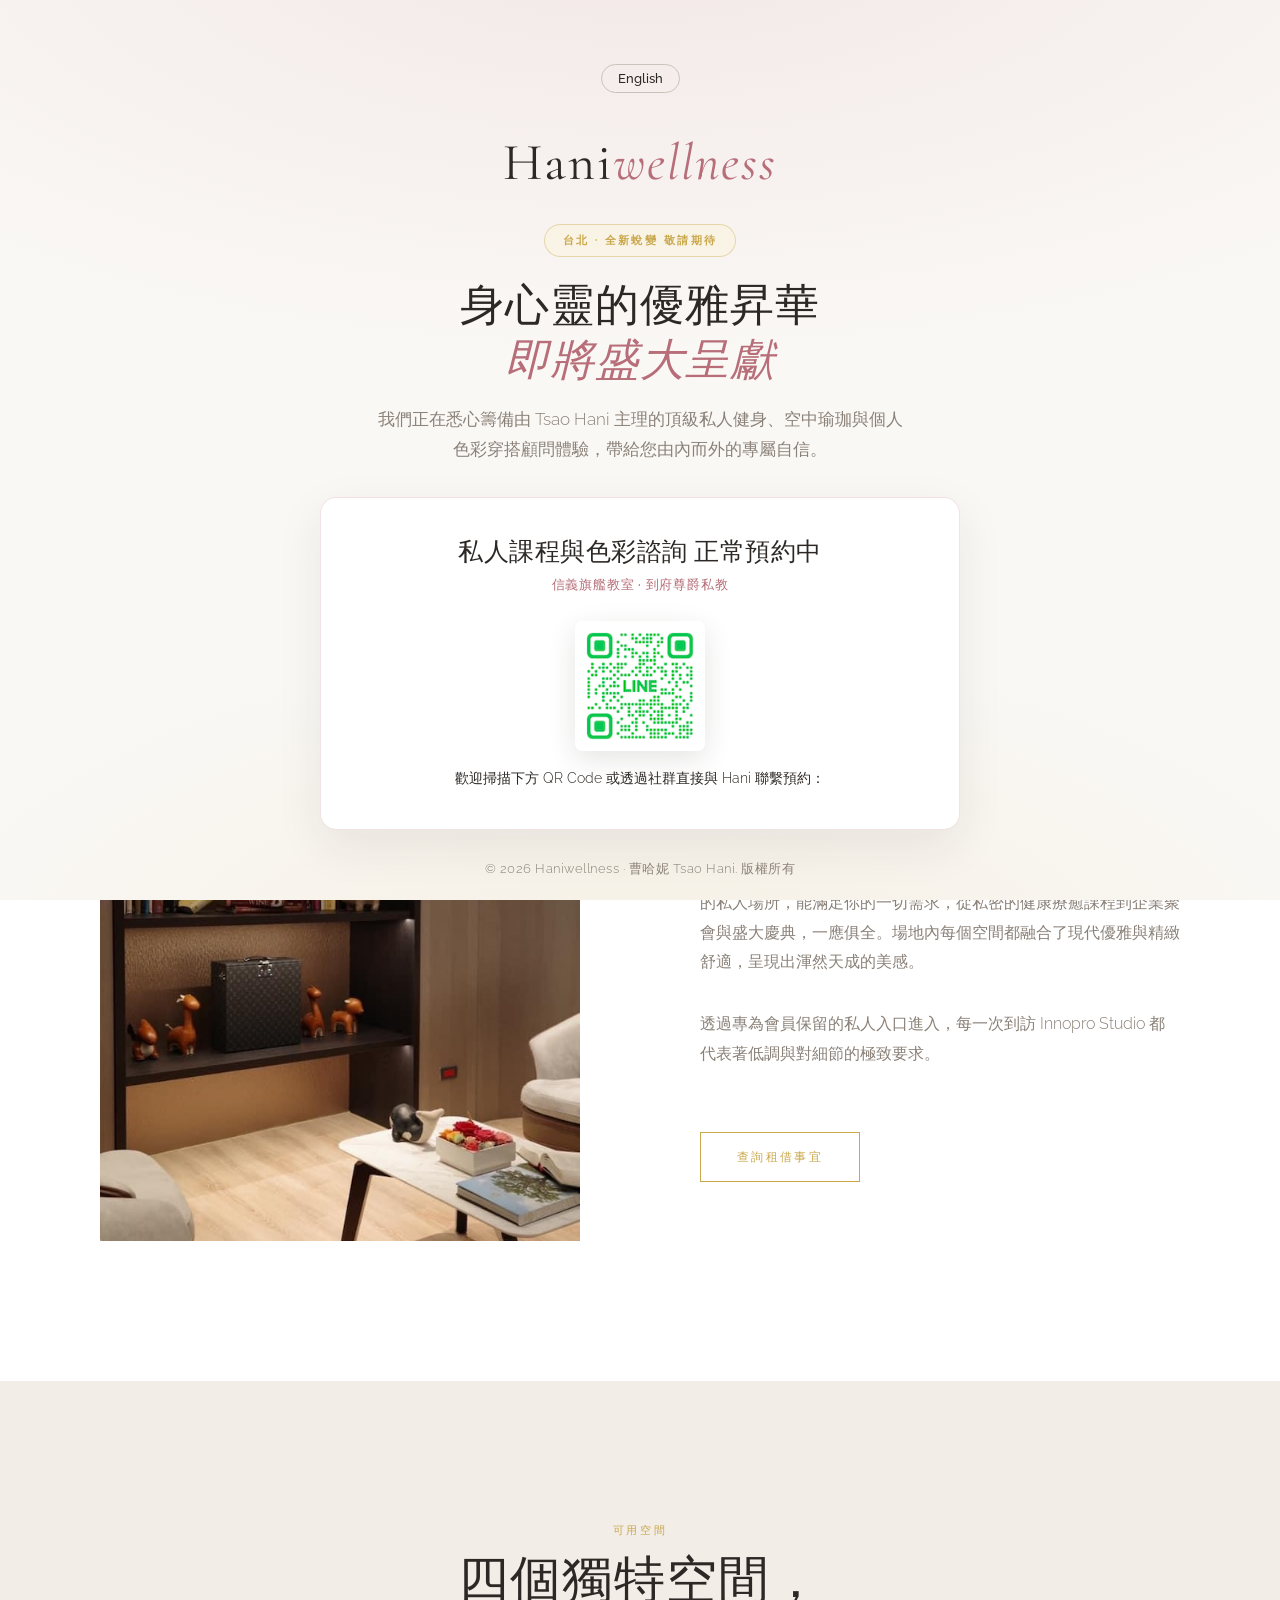
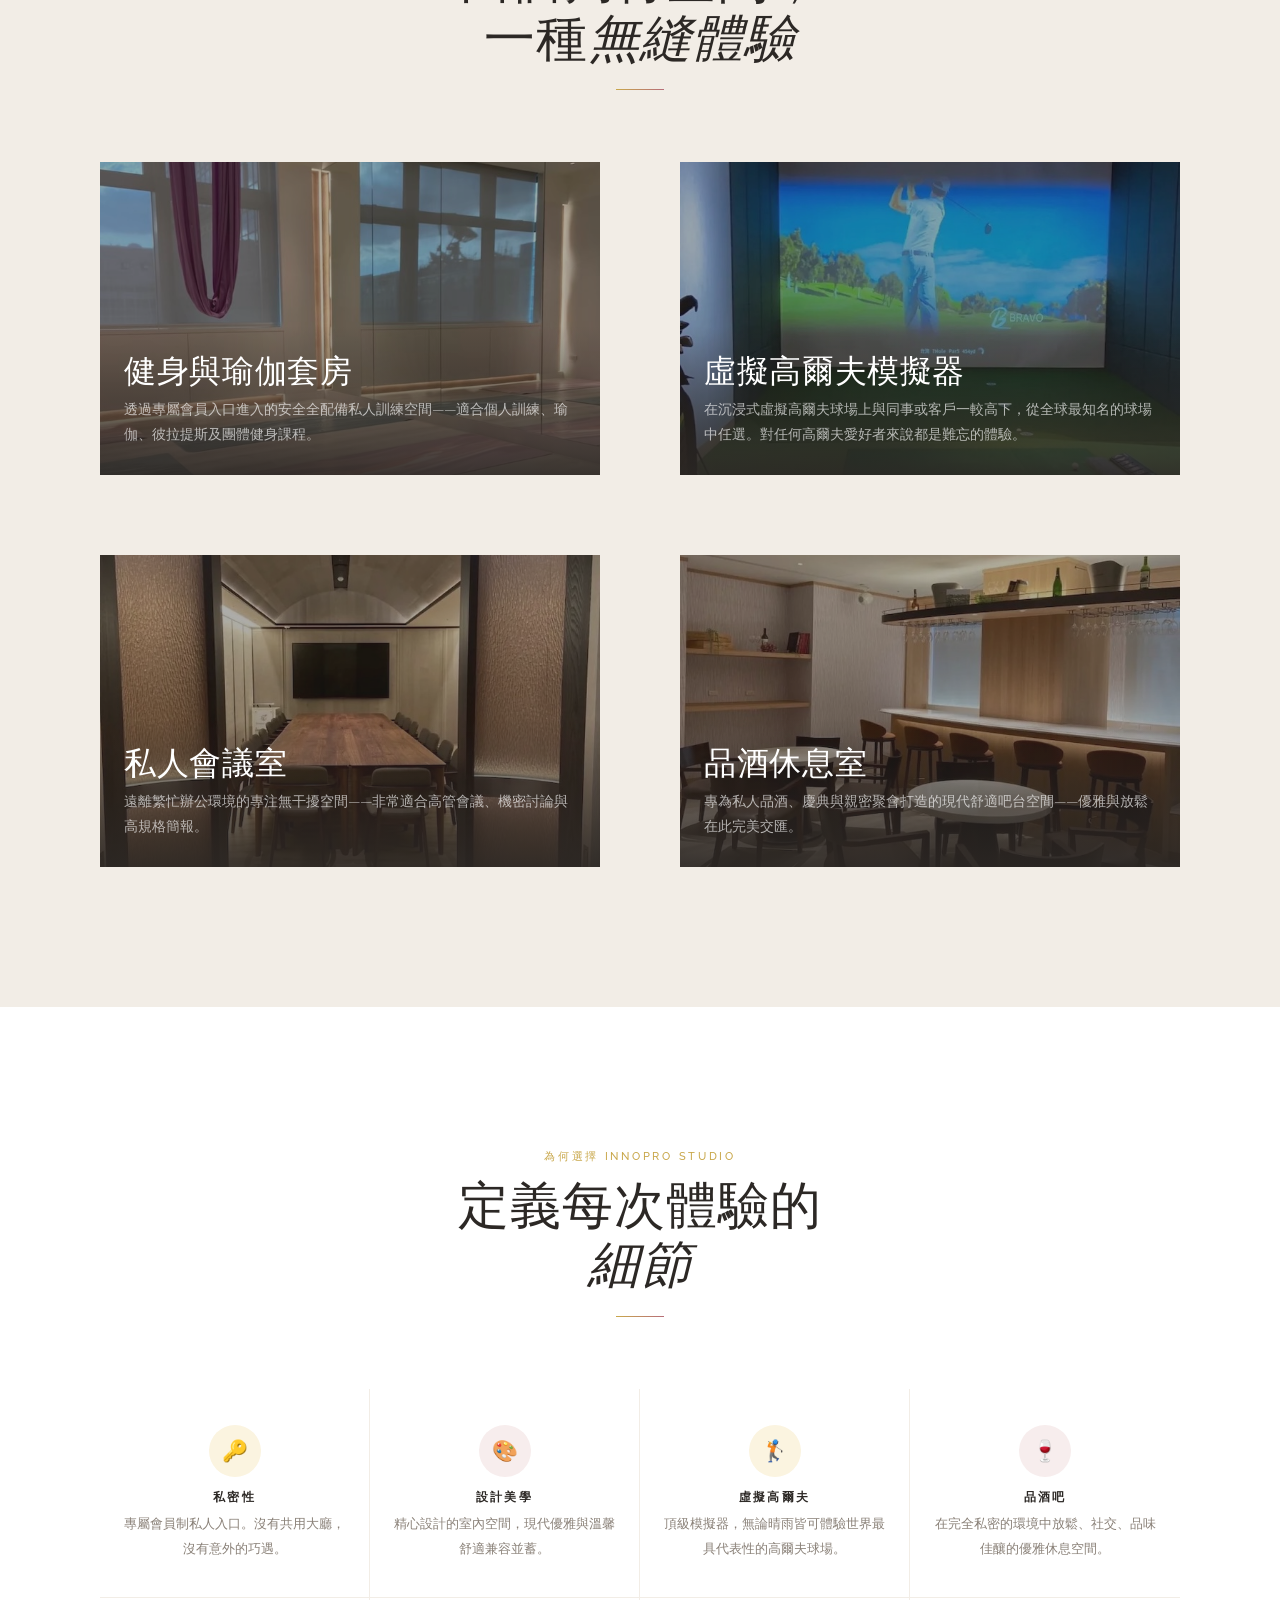
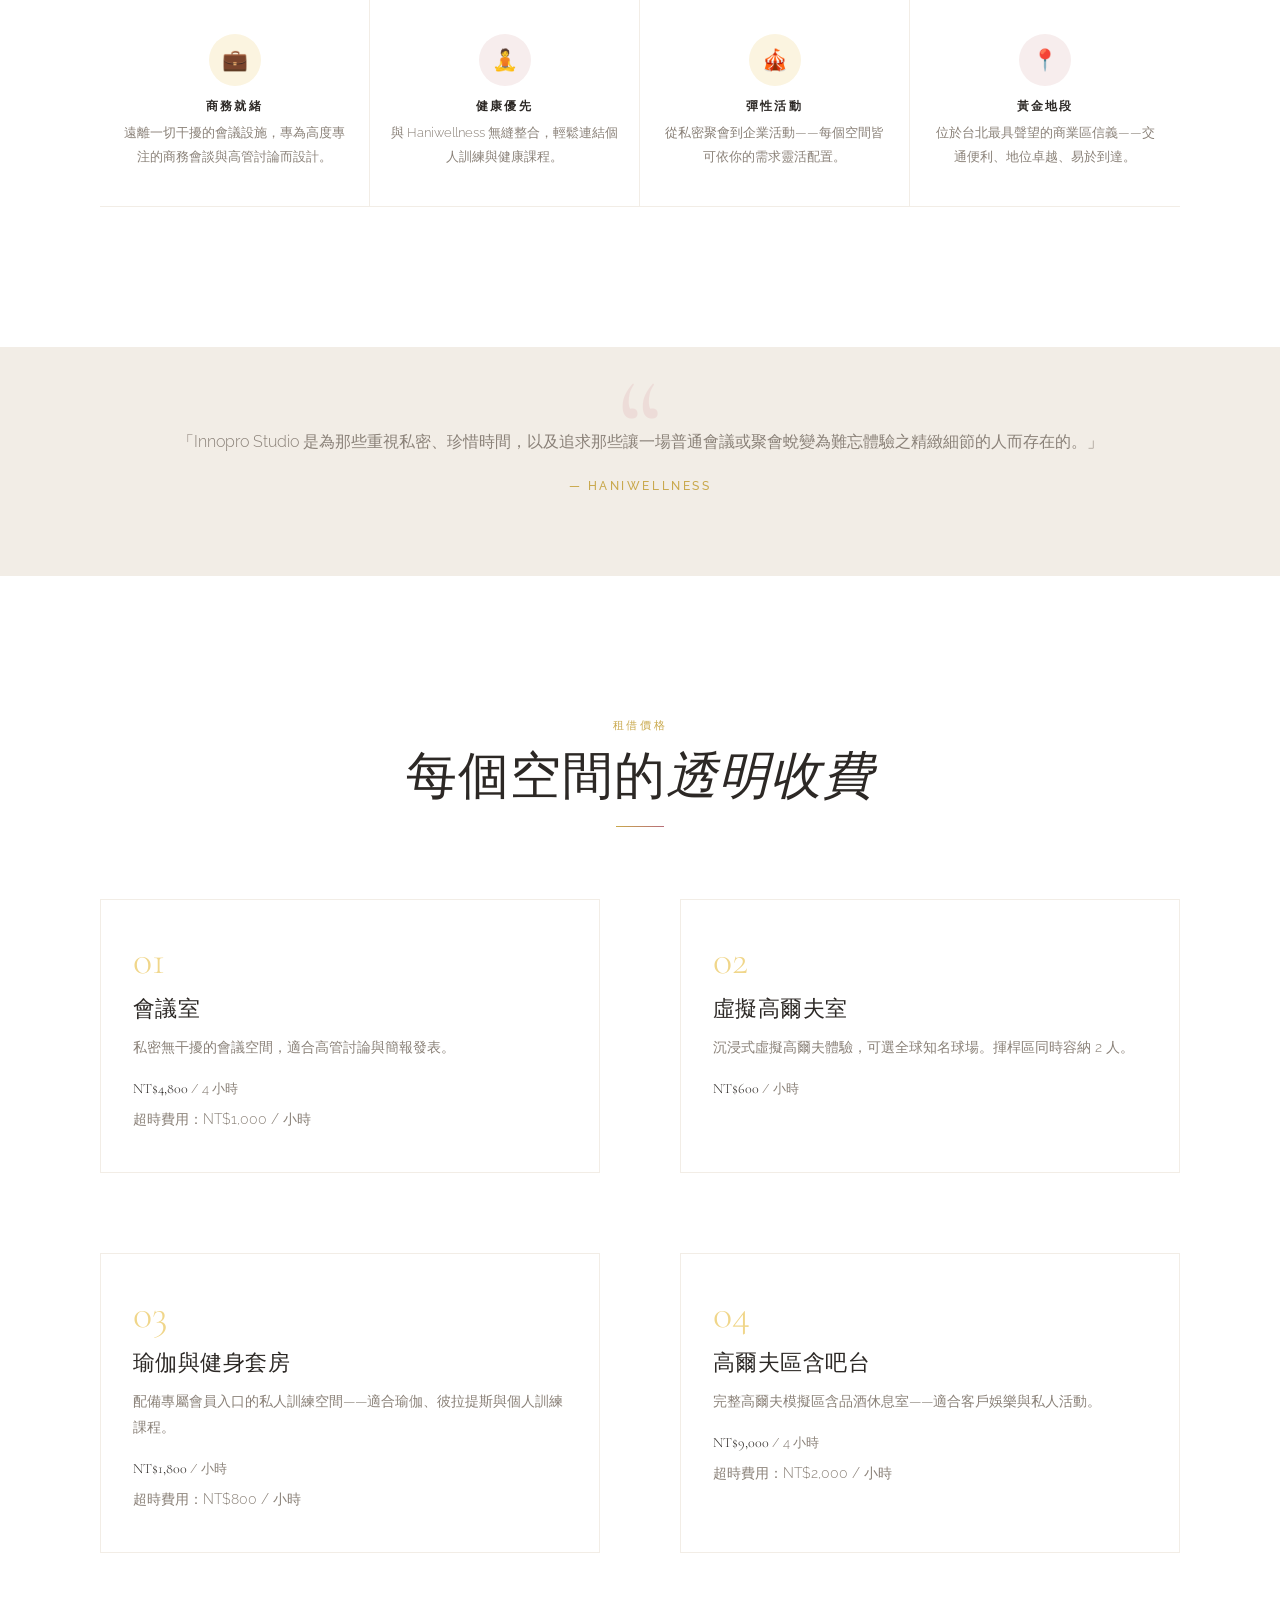
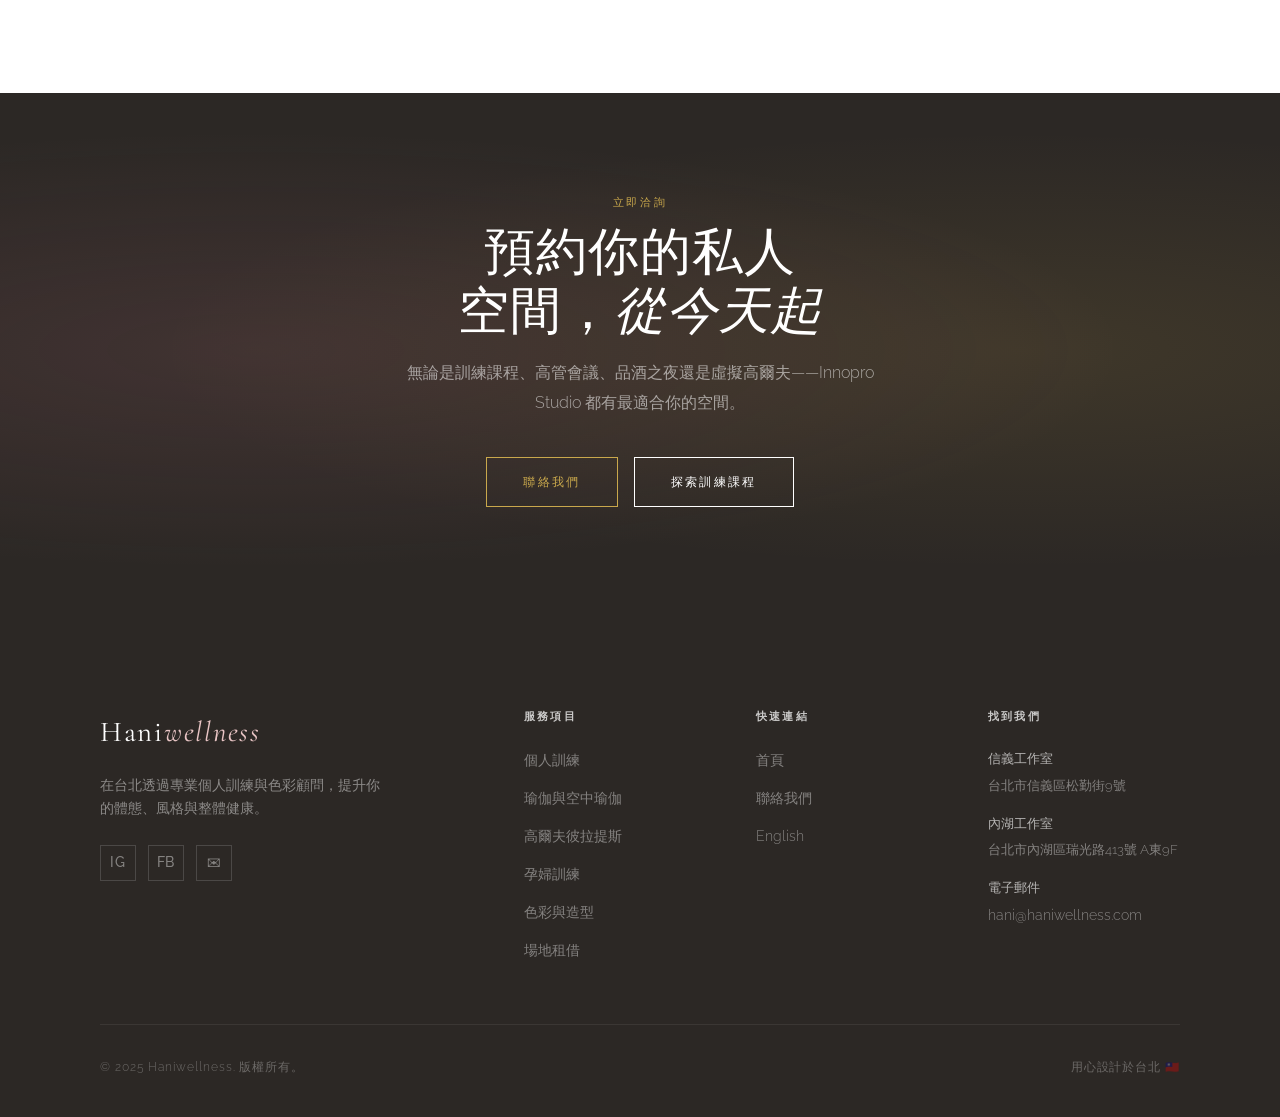
<file: zh/rental.html>
<!doctype html>
<html lang="zh-TW">
    <head>
        <meta charset="UTF-8" />
        <meta name="viewport" content="width=device-width, initial-scale=1.0" />
        <title>私人場地租借 — Innopro Studio｜Haniwellness 台北</title>
        <meta
            name="description"
            content="租借 Innopro Studio 台北獨家私人空間：瑜伽健身套房、虛擬高爾夫模擬器、私人會議室與品酒休息室。優雅、低調、全方位服務。"
        />
        <meta
            name="keywords"
            content="private venue Taipei, studio rental Taipei, virtual golf Taipei, meeting room rental Taipei, yoga room rental, private event space Taiwan, 台北場地租借, 虛擬高爾夫, 會議室租借"
        />
        <meta name="robots" content="index, follow" />
        <link rel="canonical" href="https://haniwellness.com/rental.html" />
        <meta
            property="og:title"
            content="私人場地租借 — Innopro Studio，台北"
        />
        <meta
            property="og:description"
            content="Innopro Studio 台北提供健身、商務、虛擬高爾夫與活動的獨家私人空間。"
        />
        <meta
            property="og:url"
            content="https://haniwellness.com/rental.html"
        />
        <meta
            property="og:image"
            content="https://haniwellness.com/images/innopro-studio-yoga-training-room-taipei.jpg"
        />
        <link
            rel="alternate"
            hreflang="en"
            href="https://haniwellness.com/rental.html"
        />
        <link
            rel="alternate"
            hreflang="zh-TW"
            href="https://haniwellness.com/zh/rental.html"
        />
        <link rel="stylesheet" href="../css/style.css" />

        <script type="application/ld+json">
            {
                "@context": "https://schema.org",
                "@type": "EventVenue",
                "name": "Innopro Studio — Haniwellness 合作場地",
                "description": "台北獨家私人場地，提供會員制瑜伽工作室、虛擬高爾夫模擬器、私人會議室與品酒休息室。",
                "url": "https://haniwellness.com/rental.html",
                "address": {
                    "@type": "PostalAddress",
                    "streetAddress": "松勤街9號",
                    "addressLocality": "信義區, 台北市",
                    "addressCountry": "TW"
                },
                "amenityFeature": [
                    {
                        "@type": "LocationFeatureSpecification",
                        "name": "瑜伽工作室",
                        "value": true
                    },
                    {
                        "@type": "LocationFeatureSpecification",
                        "name": "虛擬高爾夫模擬器",
                        "value": true
                    },
                    {
                        "@type": "LocationFeatureSpecification",
                        "name": "私人會議室",
                        "value": true
                    },
                    {
                        "@type": "LocationFeatureSpecification",
                        "name": "品酒休息室",
                        "value": true
                    },
                    {
                        "@type": "LocationFeatureSpecification",
                        "name": "專屬入口",
                        "value": true
                    }
                ]
            }
        </script>
    </head>

    <body>
        <!-- ══ NAVIGATION ══════════════════════════ -->
        <nav class="site-nav" role="navigation" aria-label="主要導覽">
            <div class="nav-inner">
                <a
                    href="index.html"
                    class="nav-logo-text"
                    aria-label="Haniwellness 首頁"
                    >Hani<em>wellness</em></a
                >
                <div class="nav-links" role="menubar">
                    <a href="index.html" role="menuitem">首頁</a>
                    <a href="training.html" role="menuitem">訓練</a>
                    <a href="stylist.html" role="menuitem">造型</a>
                    <a href="rental.html" role="menuitem" class="active"
                        >場地</a
                    >
                    <a href="contact.html" role="menuitem">聯絡</a>
                </div>
                <div class="nav-right">
                    <a
                        href="../rental.html"
                        class="nav-lang"
                        aria-label="切換至英文"
                        >EN</a
                    >
                    <button
                        class="nav-hamburger"
                        aria-label="開啟導覽選單"
                        aria-expanded="false"
                        aria-controls="mobile-menu"
                    >
                        <span></span><span></span><span></span>
                    </button>
                </div>
            </div>
        </nav>
        <div class="nav-mobile-menu" id="mobile-menu" role="menu">
            <a href="index.html" role="menuitem">首頁</a>
            <a href="training.html" role="menuitem">訓練</a>
            <a href="stylist.html" role="menuitem">造型</a>
            <a href="rental.html" role="menuitem">場地</a>
            <a href="contact.html" role="menuitem">聯絡</a>
            <a href="../rental.html" role="menuitem">English</a>
        </div>

        <main id="main-content">
            <!-- ══ PAGE HERO ═══════════════════════════ -->
            <header class="page-hero" role="banner">
                <div class="container">
                    <div class="page-hero-inner reveal">
                        <span class="eyebrow">Innopro Studio</span>
                        <h1>為<em>非凡時刻</em><br />而生的空間</h1>
                        <p>
                            Haniwellness
                            的獨家合作場地提供精心策劃的私人空間，適合訓練、商務、慶典與各類體驗——每個細節皆以低調、優雅與用心為設計核心。
                        </p>
                    </div>
                </div>
            </header>

            <!-- ══ INTRO ════════════════════════════════ -->
            <section
                class="section bg-white"
                aria-labelledby="venue-intro-heading"
            >
                <div class="container">
                    <div class="feature-block">
                        <div class="feature-image reveal">
                            <img
                                src="../images/innopro-studio-exterior-entrance-taipei.jpg"
                                alt="Innopro Studio 台北信義區私人入口"
                                width="600"
                                height="750"
                                loading="lazy"
                            />
                        </div>
                        <div class="feature-text reveal reveal-delay-2">
                            <span class="eyebrow">關於場地</span>
                            <h2 id="venue-intro-heading">
                                私密、優雅，<br />兼具<em>多元彈性</em>
                            </h2>
                            <p>
                                Innopro Studio 是 Haniwellness
                                的獨家合作場地——一個精心策劃的私人場所，能滿足你的一切需求，從私密的健康療癒課程到企業聚會與盛大慶典，一應俱全。場地內每個空間都融合了現代優雅與精緻舒適，呈現出渾然天成的美感。
                            </p>
                            <p style="margin-top: 16px">
                                透過專為會員保留的私人入口進入，每一次到訪
                                Innopro Studio 都代表著低調與對細節的極致要求。
                            </p>
                            <a
                                href="contact.html"
                                class="btn btn-gold"
                                style="margin-top: 32px"
                                ><span>查詢租借事宜</span></a
                            >
                        </div>
                    </div>
                </div>
            </section>

            <!-- ══ 4 SPACES ═════════════════════════════ -->
            <section
                class="section bg-ivory-dark"
                aria-labelledby="spaces-heading"
            >
                <div class="container">
                    <div class="section-head text-center reveal">
                        <span class="eyebrow">可用空間</span>
                        <h2 id="spaces-heading">
                            四個獨特空間，<br />一種<em>無縫體驗</em>
                        </h2>
                        <div class="gold-divider"></div>
                    </div>
                    <div class="grid-2 reveal reveal-delay-1">
                        <article class="venue-card">
                            <img
                                src="../images/innopro-studio-yoga-training-room-taipei.jpg"
                                alt="Innopro Studio 台北配備專屬入口的私人瑜伽與健身訓練工作室"
                                width="700"
                                height="438"
                                loading="lazy"
                            />
                            <div class="venue-card-text">
                                <h3>健身與瑜伽套房</h3>
                                <p>
                                    透過專屬會員入口進入的安全全配備私人訓練空間——適合個人訓練、瑜伽、彼拉提斯及團體健身課程。
                                </p>
                            </div>
                        </article>
                        <article class="venue-card">
                            <img
                                src="../images/innopro-studio-virtual-golf-simulator-taipei.jpg"
                                alt="Innopro Studio 台北室內虛擬高爾夫模擬器，提供世界知名球場體驗"
                                width="700"
                                height="438"
                                loading="lazy"
                            />
                            <div class="venue-card-text">
                                <h3>虛擬高爾夫模擬器</h3>
                                <p>
                                    在沉浸式虛擬高爾夫球場上與同事或客戶一較高下，從全球最知名的球場中任選。對任何高爾夫愛好者來說都是難忘的體驗。
                                </p>
                            </div>
                        </article>
                        <article class="venue-card">
                            <img
                                src="../images/innopro-studio-private-meeting-room-taipei.jpg"
                                alt="Innopro Studio 台北配備精緻陳設的專注型私人會議室"
                                width="700"
                                height="438"
                                loading="lazy"
                            />
                            <div class="venue-card-text">
                                <h3>私人會議室</h3>
                                <p>
                                    遠離繁忙辦公環境的專注無干擾空間——非常適合高管會議、機密討論與高規格簡報。
                                </p>
                            </div>
                        </article>
                        <article class="venue-card">
                            <img
                                src="../images/innopro-studio-wine-tasting-lounge-taipei.jpg"
                                alt="Innopro Studio 台北優雅品酒與私人休息室"
                                width="700"
                                height="438"
                                loading="lazy"
                            />
                            <div class="venue-card-text">
                                <h3>品酒休息室</h3>
                                <p>
                                    專為私人品酒、慶典與親密聚會打造的現代舒適吧台空間——優雅與放鬆在此完美交匯。
                                </p>
                            </div>
                        </article>
                    </div>
                </div>
            </section>

            <!-- ══ WHY INNOPRO ═══════════════════════════ -->
            <section class="section bg-white" aria-labelledby="why-heading">
                <div class="container">
                    <div class="section-head text-center reveal">
                        <span class="eyebrow">為何選擇 Innopro Studio</span>
                        <h2 id="why-heading">
                            定義每次體驗的<br /><em>細節</em>
                        </h2>
                        <div class="gold-divider"></div>
                    </div>
                    <div class="pillar-grid reveal">
                        <div class="pillar-item">
                            <div
                                class="pillar-icon pillar-icon-gold"
                                aria-hidden="true"
                            >
                                🔑
                            </div>
                            <h4>私密性</h4>
                            <p>
                                專屬會員制私人入口。沒有共用大廳，沒有意外的巧遇。
                            </p>
                        </div>
                        <div class="pillar-item">
                            <div
                                class="pillar-icon pillar-icon-rose"
                                aria-hidden="true"
                            >
                                🎨
                            </div>
                            <h4>設計美學</h4>
                            <p>
                                精心設計的室內空間，現代優雅與溫馨舒適兼容並蓄。
                            </p>
                        </div>
                        <div class="pillar-item">
                            <div
                                class="pillar-icon pillar-icon-gold"
                                aria-hidden="true"
                            >
                                🏌️
                            </div>
                            <h4>虛擬高爾夫</h4>
                            <p>
                                頂級模擬器，無論晴雨皆可體驗世界最具代表性的高爾夫球場。
                            </p>
                        </div>
                        <div class="pillar-item">
                            <div
                                class="pillar-icon pillar-icon-rose"
                                aria-hidden="true"
                            >
                                🍷
                            </div>
                            <h4>品酒吧</h4>
                            <p>
                                在完全私密的環境中放鬆、社交、品味佳釀的優雅休息空間。
                            </p>
                        </div>
                        <div class="pillar-item">
                            <div
                                class="pillar-icon pillar-icon-gold"
                                aria-hidden="true"
                            >
                                💼
                            </div>
                            <h4>商務就緒</h4>
                            <p>
                                遠離一切干擾的會議設施，專為高度專注的商務會談與高管討論而設計。
                            </p>
                        </div>
                        <div class="pillar-item">
                            <div
                                class="pillar-icon pillar-icon-rose"
                                aria-hidden="true"
                            >
                                🧘
                            </div>
                            <h4>健康優先</h4>
                            <p>
                                與 Haniwellness
                                無縫整合，輕鬆連結個人訓練與健康課程。
                            </p>
                        </div>
                        <div class="pillar-item">
                            <div
                                class="pillar-icon pillar-icon-gold"
                                aria-hidden="true"
                            >
                                🎪
                            </div>
                            <h4>彈性活動</h4>
                            <p>
                                從私密聚會到企業活動——每個空間皆可依你的需求靈活配置。
                            </p>
                        </div>
                        <div class="pillar-item">
                            <div
                                class="pillar-icon pillar-icon-rose"
                                aria-hidden="true"
                            >
                                📍
                            </div>
                            <h4>黃金地段</h4>
                            <p>
                                位於台北最具聲望的商業區信義——交通便利、地位卓越、易於到達。
                            </p>
                        </div>
                    </div>
                </div>
            </section>

            <!-- ══ PULL QUOTE ════════════════════════════ -->
            <blockquote
                class="pull-quote"
                cite="https://haniwellness.com/rental.html"
            >
                <p>
                    「Innopro Studio
                    是為那些重視私密、珍惜時間，以及追求那些讓一場普通會議或聚會蛻變為難忘體驗之精緻細節的人而存在的。」
                </p>
                <cite>— Haniwellness</cite>
            </blockquote>

            <!-- ══ PRICING ══════════════════════════════ -->
            <section class="section bg-white" aria-labelledby="pricing-heading">
                <div class="container">
                    <div class="section-head text-center reveal">
                        <span class="eyebrow">租借價格</span>
                        <h2 id="pricing-heading">每個空間的<em>透明收費</em></h2>
                        <div class="gold-divider"></div>
                    </div>
                    <div class="grid-2 reveal reveal-delay-1">
                        <article class="service-card">
                            <div class="service-card-num">01</div>
                            <h4>會議室</h4>
                            <p>私密無干擾的會議空間，適合高管討論與簡報發表。</p>
                            <p class="pricing-amount">NT$4,800 <span class="pricing-unit">/ 4 小時</span></p>
                            <p class="pricing-extra">超時費用：NT$1,000 / 小時</p>
                        </article>
                        <article class="service-card">
                            <div class="service-card-num">02</div>
                            <h4>虛擬高爾夫室</h4>
                            <p>沉浸式虛擬高爾夫體驗，可選全球知名球場。揮桿區同時容納 2 人。</p>
                            <p class="pricing-amount">NT$600 <span class="pricing-unit">/ 小時</span></p>
                        </article>
                        <article class="service-card">
                            <div class="service-card-num">03</div>
                            <h4>瑜伽與健身套房</h4>
                            <p>配備專屬會員入口的私人訓練空間——適合瑜伽、彼拉提斯與個人訓練課程。</p>
                            <p class="pricing-amount">NT$1,800 <span class="pricing-unit">/ 小時</span></p>
                            <p class="pricing-extra">超時費用：NT$800 / 小時</p>
                        </article>
                        <article class="service-card">
                            <div class="service-card-num">04</div>
                            <h4>高爾夫區含吧台</h4>
                            <p>完整高爾夫模擬區含品酒休息室——適合客戶娛樂與私人活動。</p>
                            <p class="pricing-amount">NT$9,000 <span class="pricing-unit">/ 4 小時</span></p>
                            <p class="pricing-extra">超時費用：NT$2,000 / 小時</p>
                        </article>
                    </div>
                </div>
            </section>

            <!-- ══ CTA ══════════════════════════════════ -->
            <section class="cta-band" aria-labelledby="venue-cta-heading">
                <span class="eyebrow">立即洽詢</span>
                <h2 id="venue-cta-heading">
                    預約你的私人<br />空間，<em>從今天起</em>
                </h2>
                <p>
                    無論是訓練課程、高管會議、品酒之夜還是虛擬高爾夫——Innopro
                    Studio 都有最適合你的空間。
                </p>
                <div class="cta-band-btns">
                    <a href="contact.html" class="btn btn-gold"
                        ><span>聯絡我們</span></a
                    >
                    <a href="training.html" class="btn btn-white"
                        ><span>探索訓練課程</span></a
                    >
                </div>
            </section>
        </main>

        <!-- ══ FOOTER ═══════════════════════════════ -->
        <footer class="site-footer" role="contentinfo">
            <div class="container">
                <div class="footer-grid">
                    <div class="footer-col">
                        <div class="footer-brand-name">
                            Hani<em>wellness</em>
                        </div>
                        <p class="footer-tagline">
                            在台北透過專業個人訓練與色彩顧問，提升你的體態、風格與整體健康。
                        </p>
                        <div class="footer-social">
                            <a
                                href="https://www.instagram.com/hani_c1/"
                                target="_blank"
                                rel="noopener noreferrer"
                                aria-label="Instagram"
                                >IG</a
                            >
                            <a
                                href="https://www.facebook.com/profile.php?id=100083695221580"
                                target="_blank"
                                rel="noopener noreferrer"
                                aria-label="Facebook"
                                >FB</a
                            >
                            <a
                                href="mailto:hani@haniwellness.com"
                                aria-label="電子郵件"
                                >✉</a
                            >
                        </div>
                    </div>
                    <nav class="footer-col" aria-label="服務項目連結">
                        <div class="footer-col-title">服務項目</div>
                        <ul>
                            <li><a href="training.html">個人訓練</a></li>
                            <li>
                                <a href="training.html#yoga">瑜伽與空中瑜伽</a>
                            </li>
                            <li>
                                <a href="training.html#golf">高爾夫彼拉提斯</a>
                            </li>
                            <li>
                                <a href="training.html#pregnancy">孕婦訓練</a>
                            </li>
                            <li><a href="stylist.html">色彩與造型</a></li>
                            <li><a href="rental.html">場地租借</a></li>
                        </ul>
                    </nav>
                    <nav class="footer-col" aria-label="快速連結">
                        <div class="footer-col-title">快速連結</div>
                        <ul>
                            <li><a href="index.html">首頁</a></li>
                            <li><a href="contact.html">聯絡我們</a></li>
                            <li><a href="index.html">English</a></li>
                        </ul>
                    </nav>
                    <div class="footer-col">
                        <div class="footer-col-title">找到我們</div>
                        <address
                            class="footer-address"
                            style="font-style: normal"
                        >
                            <strong>信義工作室</strong>
                            台北市信義區松勤街9號
                            <strong>內湖工作室</strong>
                            台北市內湖區瑞光路413號 A東9F
                            <strong>電子郵件</strong>
                            <a
                                href="mailto:hani@haniwellness.com"
                                style="color: inherit"
                                >hani@haniwellness.com</a
                            >
                        </address>
                    </div>
                </div>
                <div class="footer-bottom">
                    <span>© 2025 Haniwellness. 版權所有。</span>
                    <span>用心設計於台北 🇹🇼</span>
                </div>
            </div>
        </footer>

        <script src="../js/main.js" defer></script>
    </body>
</html>
</file>
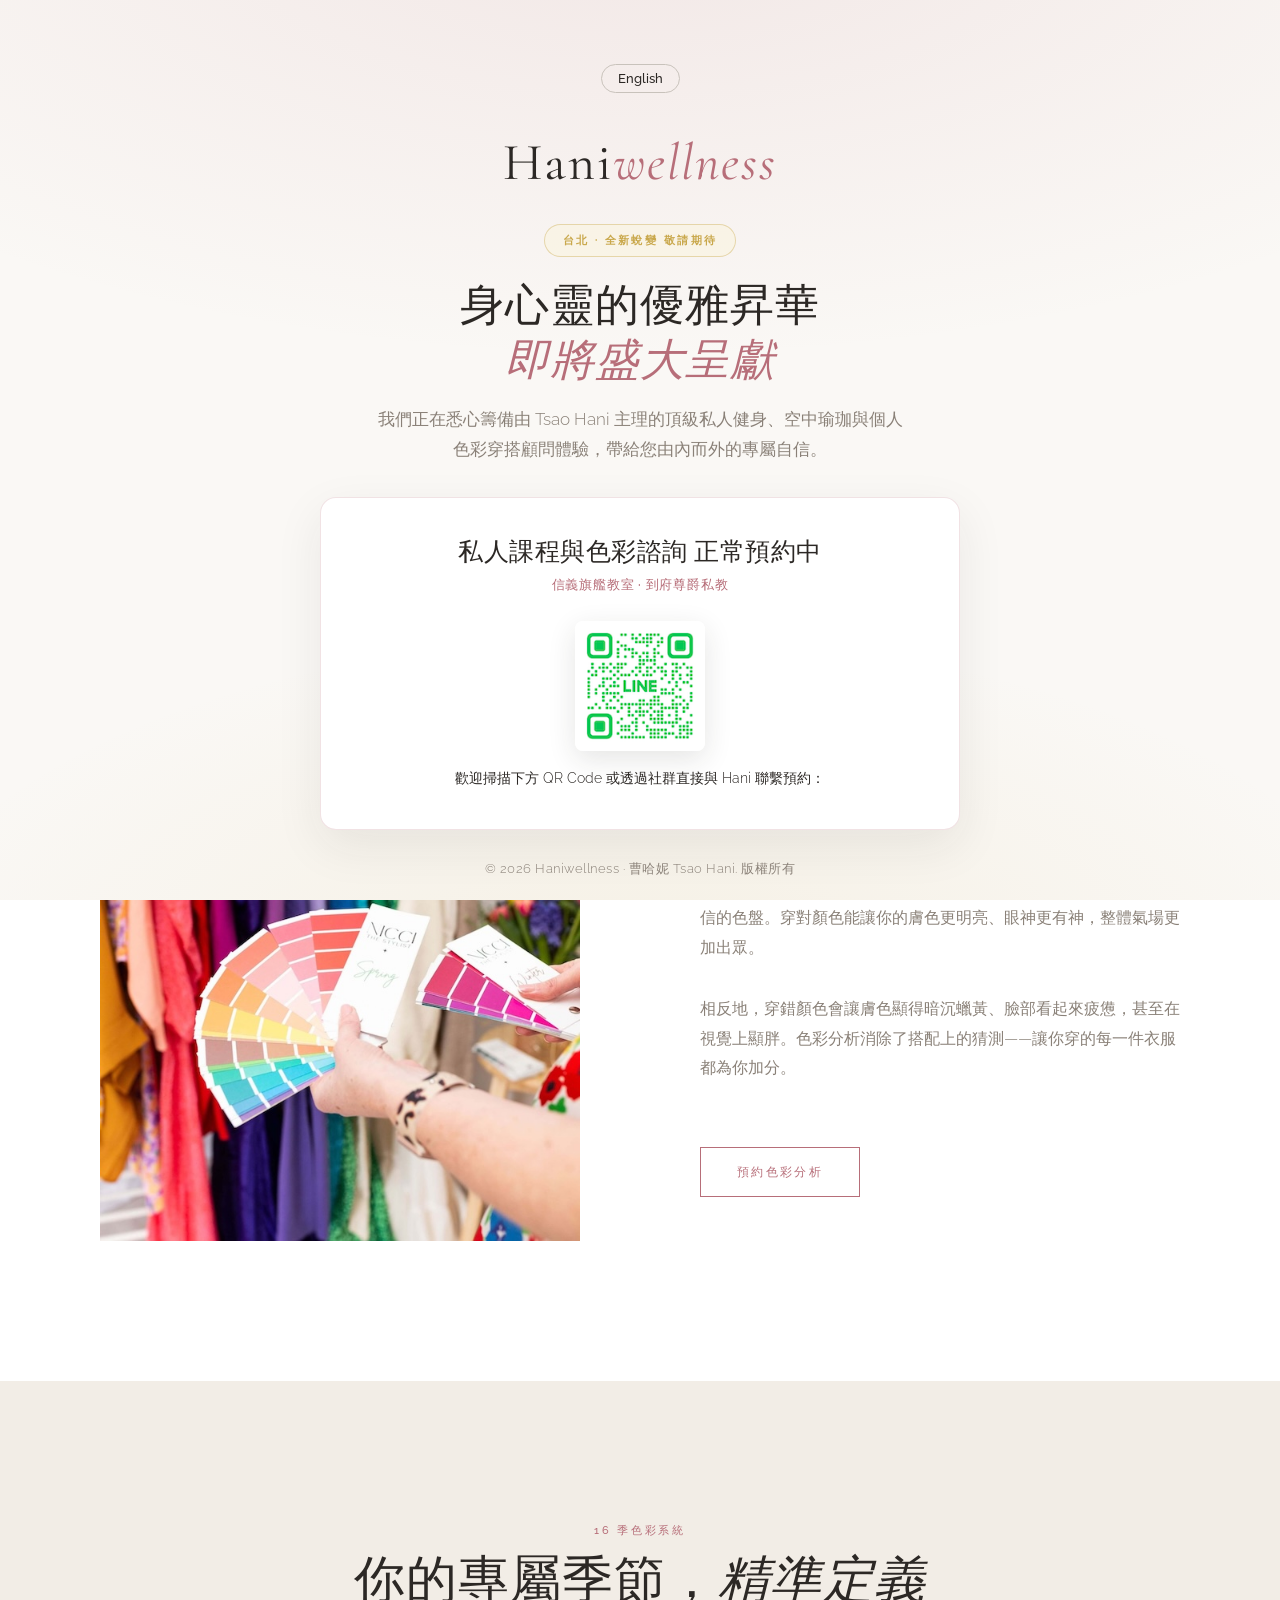
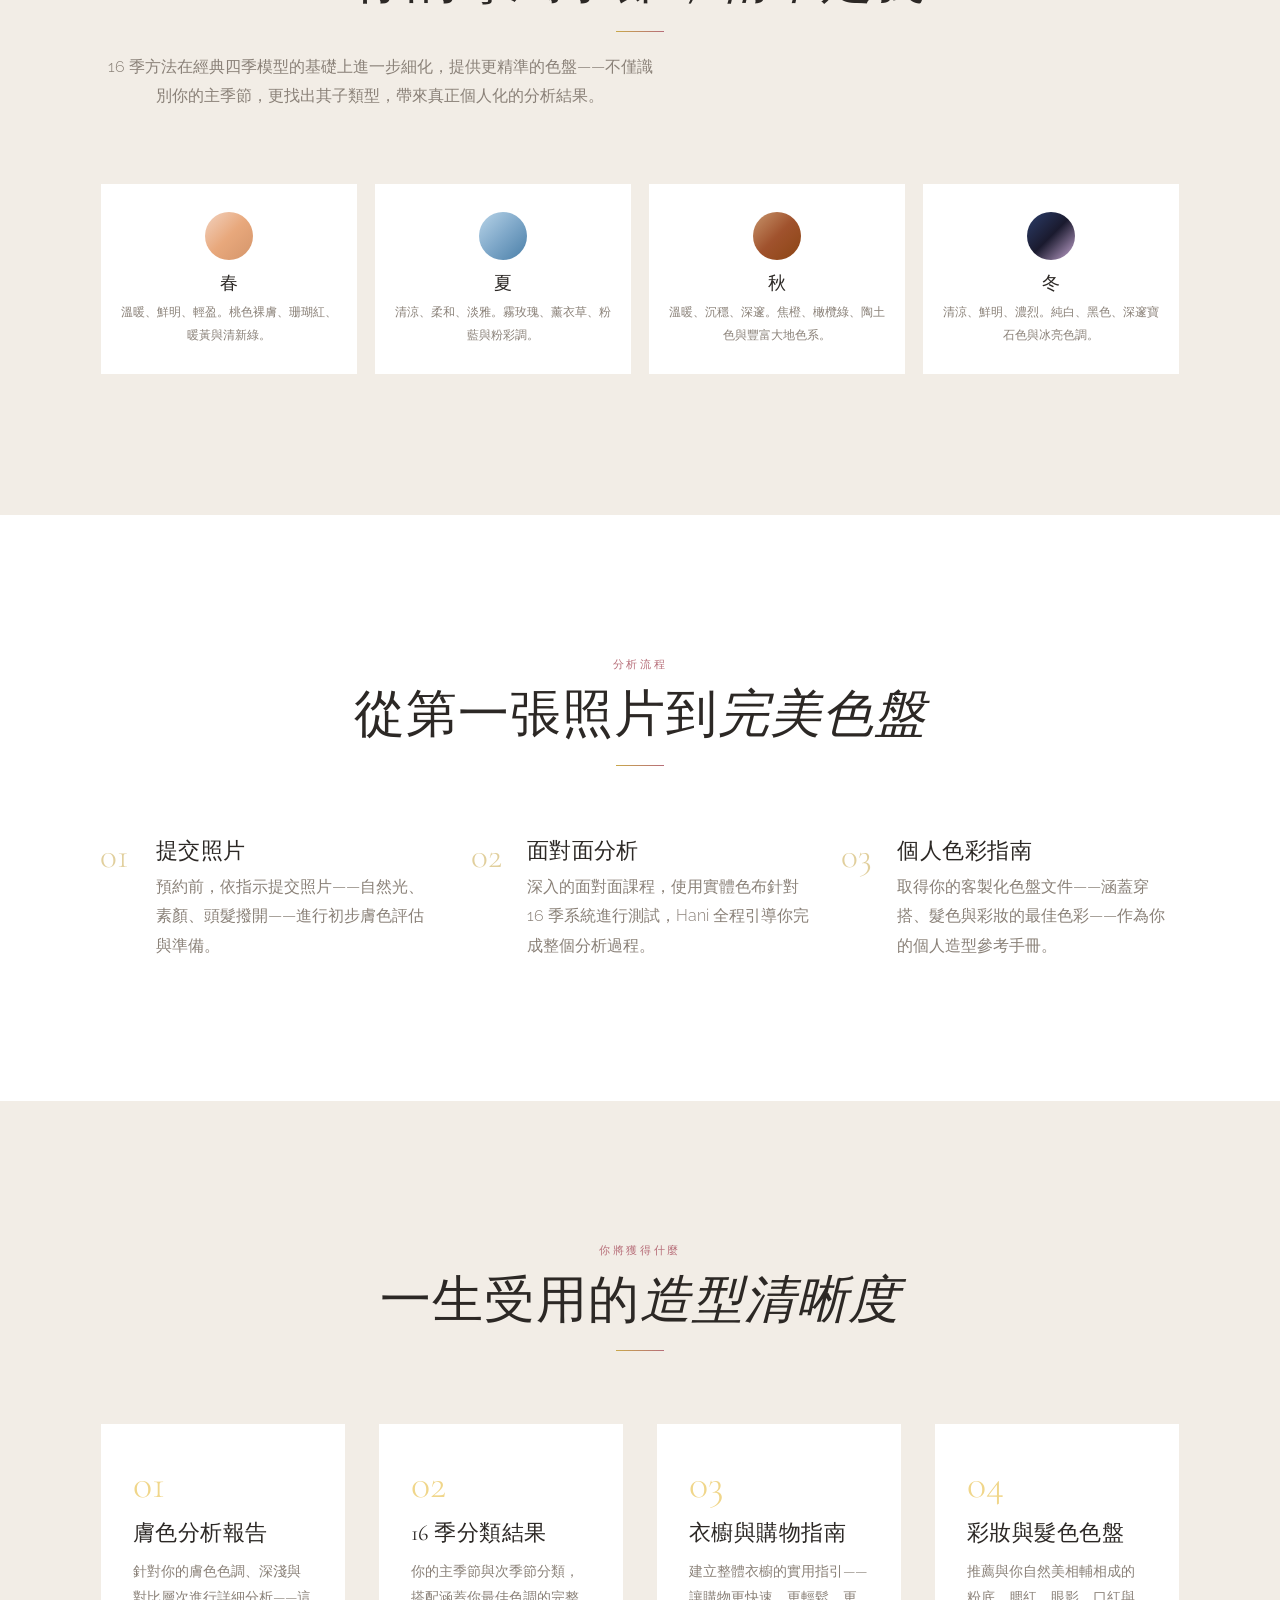
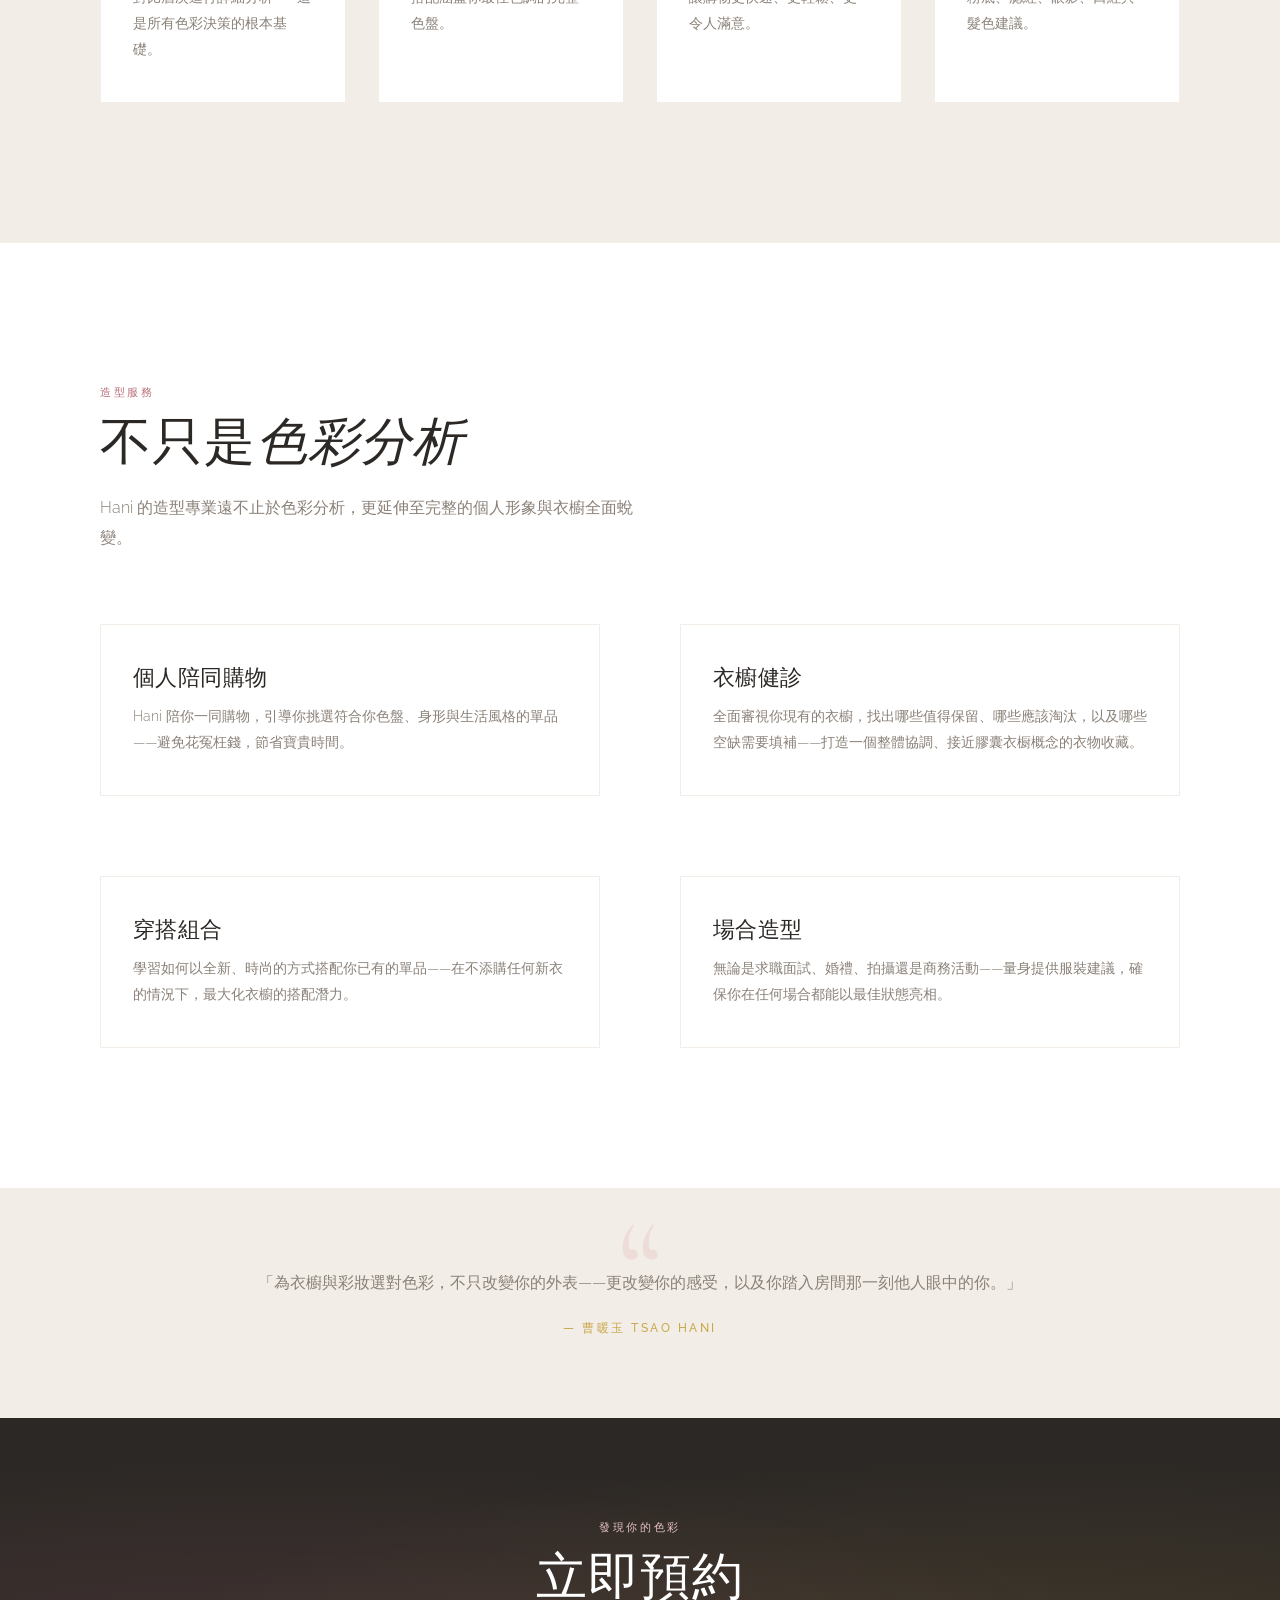
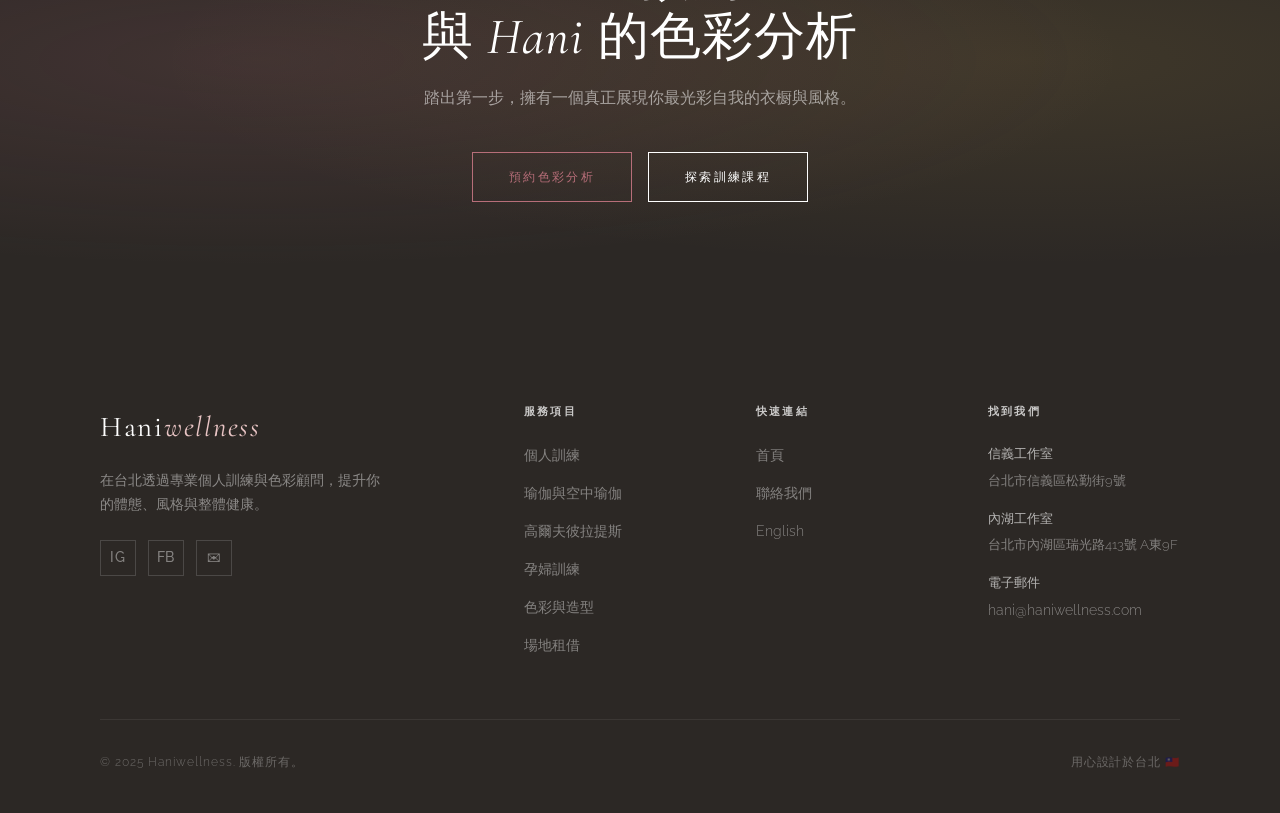
<file: zh/stylist.html>
<!doctype html>
<html lang="zh-TW">
    <head>
        <meta charset="UTF-8" />
        <meta name="viewport" content="width=device-width, initial-scale=1.0" />
        <title>個人色彩與造型顧問 — 曹暖玉 Haniwellness｜台北</title>
        <meta
            name="description"
            content="曹暖玉運用 16 季色彩系統進行專業個人色彩分析，為你找出穿搭、彩妝與髮色的最佳色盤，提升自信、簡化造型。服務地點：台北。"
        />
        <meta
            name="keywords"
            content="personal color analysis Taipei, color consultant Taiwan, 16 season color system, personal stylist Taipei, wardrobe consultant Taiwan, 個人色彩分析, 形象顧問 台北"
        />
        <meta name="robots" content="index, follow" />
        <link rel="canonical" href="https://haniwellness.com/stylist.html" />
        <meta
            property="og:title"
            content="個人色彩與造型顧問 — Haniwellness 台北"
        />
        <meta
            property="og:description"
            content="在台北由 Hani 進行專業 16 季色彩分析，發現你的完美色盤。"
        />
        <meta
            property="og:url"
            content="https://haniwellness.com/stylist.html"
        />
        <meta
            property="og:image"
            content="https://haniwellness.com/images/hani-color-analysis-personal-stylist-taipei.jpg"
        />
        <link
            rel="alternate"
            hreflang="en"
            href="https://haniwellness.com/stylist.html"
        />
        <link
            rel="alternate"
            hreflang="zh-TW"
            href="https://haniwellness.com/zh/stylist.html"
        />
        <link rel="stylesheet" href="../css/style.css" />

        <script type="application/ld+json">
            {
                "@context": "https://schema.org",
                "@type": "Service",
                "name": "曹暖玉個人色彩分析",
                "provider": {
                    "@type": "LocalBusiness",
                    "name": "Haniwellness",
                    "url": "https://haniwellness.com"
                },
                "description": "台北專業 16 季個人色彩分析與衣櫥造型顧問。發現你在穿搭、彩妝與髮色上的最佳色盤。",
                "areaServed": "Taipei, Taiwan",
                "serviceType": "色彩分析與造型顧問"
            }
        </script>
    </head>

    <body>
        <!-- ══ NAVIGATION ══════════════════════════ -->
        <nav class="site-nav" role="navigation" aria-label="主要導覽">
            <div class="nav-inner">
                <a
                    href="index.html"
                    class="nav-logo-text"
                    aria-label="Haniwellness 首頁"
                    >Hani<em>wellness</em></a
                >
                <div class="nav-links" role="menubar">
                    <a href="index.html" role="menuitem">首頁</a>
                    <a href="training.html" role="menuitem">訓練</a>
                    <a href="stylist.html" role="menuitem" class="active"
                        >造型</a
                    >
                    <a href="rental.html" role="menuitem">場地</a>
                    <a href="contact.html" role="menuitem">聯絡</a>
                </div>
                <div class="nav-right">
                    <a
                        href="../stylist.html"
                        class="nav-lang"
                        aria-label="切換至英文"
                        >EN</a
                    >
                    <button
                        class="nav-hamburger"
                        aria-label="開啟導覽選單"
                        aria-expanded="false"
                        aria-controls="mobile-menu"
                    >
                        <span></span><span></span><span></span>
                    </button>
                </div>
            </div>
        </nav>
        <div class="nav-mobile-menu" id="mobile-menu" role="menu">
            <a href="index.html" role="menuitem">首頁</a>
            <a href="training.html" role="menuitem">訓練</a>
            <a href="stylist.html" role="menuitem">造型</a>
            <a href="rental.html" role="menuitem">場地</a>
            <a href="contact.html" role="menuitem">聯絡</a>
            <a href="../stylist.html" role="menuitem">English</a>
        </div>

        <main id="main-content">
            <!-- ══ PAGE HERO ═══════════════════════════ -->
            <header class="page-hero" role="banner">
                <div class="container">
                    <div class="page-hero-inner reveal">
                        <span class="eyebrow eyebrow-rose">色彩與造型顧問</span>
                        <h1>穿上讓你<br /><em>光芒四射</em>的色彩。</h1>
                        <p>
                            運用 16
                            季色彩系統的專業個人色彩分析，找出讓你膚色發光、眼神閃耀、自信倍增的專屬色盤。
                        </p>
                    </div>
                </div>
            </header>

            <!-- ══ WHAT IS COLOR ANALYSIS ══════════════ -->
            <section class="section bg-white" aria-labelledby="what-heading">
                <div class="container">
                    <div class="feature-block">
                        <div class="feature-image reveal">
                            <img
                                src="../images/hani-color-analysis-personal-stylist-taipei.jpg"
                                alt="Hani 在台北使用色布進行個人色彩分析課程"
                                width="600"
                                height="750"
                                loading="lazy"
                            />
                        </div>
                        <div class="feature-text reveal reveal-delay-2">
                            <span class="eyebrow eyebrow-rose">色彩的科學</span>
                            <h2 id="what-heading">
                                為何<em>對的色彩</em>能改變一切
                            </h2>
                            <p>
                                個人色彩分析是一門找出最適合你色彩的學問——依據你獨特的膚色色調、髮色與眼睛顏色，識別出讓你看起來最有活力、最健康、最自信的色盤。穿對顏色能讓你的膚色更明亮、眼神更有神，整體氣場更加出眾。
                            </p>
                            <p style="margin-top: 16px">
                                相反地，穿錯顏色會讓膚色顯得暗沉蠟黃、臉部看起來疲憊，甚至在視覺上顯胖。色彩分析消除了搭配上的猜測——讓你穿的每一件衣服都為你加分。
                            </p>
                            <a
                                href="contact.html"
                                class="btn btn-rose"
                                style="margin-top: 32px"
                                ><span>預約色彩分析</span></a
                            >
                        </div>
                    </div>
                </div>
            </section>

            <!-- ══ THE 4 SEASONS ════════════════════════ -->
            <section
                class="section bg-ivory-dark"
                aria-labelledby="seasons-heading"
            >
                <div class="container">
                    <div class="section-head text-center reveal">
                        <span class="eyebrow eyebrow-rose">16 季色彩系統</span>
                        <h2 id="seasons-heading">
                            你的專屬季節，<em>精準定義</em>
                        </h2>
                        <div class="gold-divider"></div>
                        <p>
                            16
                            季方法在經典四季模型的基礎上進一步細化，提供更精準的色盤——不僅識別你的主季節，更找出其子類型，帶來真正個人化的分析結果。
                        </p>
                    </div>
                    <div class="color-seasons reveal reveal-delay-1">
                        <article class="season-card">
                            <div
                                class="season-swatch"
                                style="
                                    background: linear-gradient(
                                        135deg,
                                        #f2d2bf,
                                        #e8a87c,
                                        #d4956a
                                    );
                                "
                                aria-hidden="true"
                            ></div>
                            <h4>春</h4>
                            <p>
                                溫暖、鮮明、輕盈。桃色裸膚、珊瑚紅、暖黃與清新綠。
                            </p>
                        </article>
                        <article class="season-card">
                            <div
                                class="season-swatch"
                                style="
                                    background: linear-gradient(
                                        135deg,
                                        #b8d4e8,
                                        #7fa8c9,
                                        #4a7fa8
                                    );
                                "
                                aria-hidden="true"
                            ></div>
                            <h4>夏</h4>
                            <p>
                                清涼、柔和、淡雅。霧玫瑰、薰衣草、粉藍與粉彩調。
                            </p>
                        </article>
                        <article class="season-card">
                            <div
                                class="season-swatch"
                                style="
                                    background: linear-gradient(
                                        135deg,
                                        #c8956c,
                                        #a0522d,
                                        #8b4513
                                    );
                                "
                                aria-hidden="true"
                            ></div>
                            <h4>秋</h4>
                            <p>
                                溫暖、沉穩、深邃。焦橙、橄欖綠、陶土色與豐富大地色系。
                            </p>
                        </article>
                        <article class="season-card">
                            <div
                                class="season-swatch"
                                style="
                                    background: linear-gradient(
                                        135deg,
                                        #2c3e6b,
                                        #1a1a2e,
                                        #c8a8d4
                                    );
                                "
                                aria-hidden="true"
                            ></div>
                            <h4>冬</h4>
                            <p>
                                清涼、鮮明、濃烈。純白、黑色、深邃寶石色與冰亮色調。
                            </p>
                        </article>
                    </div>
                </div>
            </section>

            <!-- ══ PROCESS ══════════════════════════════ -->
            <section class="section bg-white" aria-labelledby="process-heading">
                <div class="container">
                    <div class="section-head text-center reveal">
                        <span class="eyebrow eyebrow-rose">分析流程</span>
                        <h2 id="process-heading">
                            從第一張照片到<em>完美色盤</em>
                        </h2>
                        <div class="gold-divider"></div>
                    </div>
                    <div class="steps reveal reveal-delay-1">
                        <div class="step">
                            <h4>提交照片</h4>
                            <p>
                                預約前，依指示提交照片——自然光、素顏、頭髮撥開——進行初步膚色評估與準備。
                            </p>
                        </div>
                        <div class="step">
                            <h4>面對面分析</h4>
                            <p>
                                深入的面對面課程，使用實體色布針對 16
                                季系統進行測試，Hani
                                全程引導你完成整個分析過程。
                            </p>
                        </div>
                        <div class="step">
                            <h4>個人色彩指南</h4>
                            <p>
                                取得你的客製化色盤文件——涵蓋穿搭、髮色與彩妝的最佳色彩——作為你的個人造型參考手冊。
                            </p>
                        </div>
                    </div>
                </div>
            </section>

            <!-- ══ WHAT YOU GET ══════════════════════════ -->
            <section
                class="section bg-ivory-dark"
                aria-labelledby="benefits-heading"
            >
                <div class="container">
                    <div class="section-head text-center reveal">
                        <span class="eyebrow eyebrow-rose">你將獲得什麼</span>
                        <h2 id="benefits-heading">
                            一生受用的<em>造型清晰度</em>
                        </h2>
                        <div class="gold-divider"></div>
                    </div>
                    <div class="grid-4 reveal reveal-delay-1">
                        <article class="service-card">
                            <div class="service-card-num">01</div>
                            <h4>膚色分析報告</h4>
                            <p>
                                針對你的膚色色調、深淺與對比層次進行詳細分析——這是所有色彩決策的根本基礎。
                            </p>
                        </article>
                        <article class="service-card">
                            <div class="service-card-num">02</div>
                            <h4>16 季分類結果</h4>
                            <p>
                                你的主季節與次季節分類，搭配涵蓋你最佳色調的完整色盤。
                            </p>
                        </article>
                        <article class="service-card">
                            <div class="service-card-num">03</div>
                            <h4>衣櫥與購物指南</h4>
                            <p>
                                建立整體衣櫥的實用指引——讓購物更快速、更輕鬆、更令人滿意。
                            </p>
                        </article>
                        <article class="service-card">
                            <div class="service-card-num">04</div>
                            <h4>彩妝與髮色色盤</h4>
                            <p>
                                推薦與你自然美相輔相成的粉底、腮紅、眼影、口紅與髮色建議。
                            </p>
                        </article>
                    </div>
                </div>
            </section>

            <!-- ══ SERVICES OFFERED ══════════════════════ -->
            <section
                class="section bg-white"
                aria-labelledby="services-heading"
            >
                <div class="container">
                    <div class="section-head reveal">
                        <span class="eyebrow eyebrow-rose">造型服務</span>
                        <h2 id="services-heading">不只是<em>色彩分析</em></h2>
                        <div class="gold-divider-left"></div>
                        <p>
                            Hani
                            的造型專業遠不止於色彩分析，更延伸至完整的個人形象與衣櫥全面蛻變。
                        </p>
                    </div>
                    <div class="grid-2 reveal reveal-delay-1">
                        <article class="service-card">
                            <h4>個人陪同購物</h4>
                            <p>
                                Hani
                                陪你一同購物，引導你挑選符合你色盤、身形與生活風格的單品——避免花冤枉錢，節省寶貴時間。
                            </p>
                        </article>
                        <article class="service-card">
                            <h4>衣櫥健診</h4>
                            <p>
                                全面審視你現有的衣櫥，找出哪些值得保留、哪些應該淘汰，以及哪些空缺需要填補——打造一個整體協調、接近膠囊衣橱概念的衣物收藏。
                            </p>
                        </article>
                        <article class="service-card">
                            <h4>穿搭組合</h4>
                            <p>
                                學習如何以全新、時尚的方式搭配你已有的單品——在不添購任何新衣的情況下，最大化衣櫥的搭配潛力。
                            </p>
                        </article>
                        <article class="service-card">
                            <h4>場合造型</h4>
                            <p>
                                無論是求職面試、婚禮、拍攝還是商務活動——量身提供服裝建議，確保你在任何場合都能以最佳狀態亮相。
                            </p>
                        </article>
                    </div>
                </div>
            </section>

            <!-- ══ PULL QUOTE ════════════════════════════ -->
            <blockquote
                class="pull-quote"
                cite="https://haniwellness.com/stylist.html"
            >
                <p>
                    「為衣櫥與彩妝選對色彩，不只改變你的外表——更改變你的感受，以及你踏入房間那一刻他人眼中的你。」
                </p>
                <cite>— 曹暖玉 Tsao Hani</cite>
            </blockquote>

            <!-- ══ CTA ══════════════════════════════════ -->
            <section class="cta-band" aria-labelledby="stylist-cta-heading">
                <span
                    class="eyebrow eyebrow-rose"
                    style="color: var(--rose-gold-light)"
                    >發現你的色彩</span
                >
                <h2 id="stylist-cta-heading">
                    立即預約<br />與 <em>Hani</em> 的色彩分析
                </h2>
                <p>踏出第一步，擁有一個真正展現你最光彩自我的衣橱與風格。</p>
                <div class="cta-band-btns">
                    <a href="contact.html" class="btn btn-rose"
                        ><span>預約色彩分析</span></a
                    >
                    <a href="training.html" class="btn btn-white"
                        ><span>探索訓練課程</span></a
                    >
                </div>
            </section>
        </main>

        <!-- ══ FOOTER ═══════════════════════════════ -->
        <footer class="site-footer" role="contentinfo">
            <div class="container">
                <div class="footer-grid">
                    <div class="footer-col">
                        <div class="footer-brand-name">
                            Hani<em>wellness</em>
                        </div>
                        <p class="footer-tagline">
                            在台北透過專業個人訓練與色彩顧問，提升你的體態、風格與整體健康。
                        </p>
                        <div class="footer-social">
                            <a
                                href="https://www.instagram.com/hani_c1/"
                                target="_blank"
                                rel="noopener noreferrer"
                                aria-label="Instagram"
                                >IG</a
                            >
                            <a
                                href="https://www.facebook.com/profile.php?id=100083695221580"
                                target="_blank"
                                rel="noopener noreferrer"
                                aria-label="Facebook"
                                >FB</a
                            >
                            <a
                                href="mailto:hani@haniwellness.com"
                                aria-label="電子郵件"
                                >✉</a
                            >
                        </div>
                    </div>
                    <nav class="footer-col" aria-label="服務項目連結">
                        <div class="footer-col-title">服務項目</div>
                        <ul>
                            <li><a href="training.html">個人訓練</a></li>
                            <li>
                                <a href="training.html#yoga">瑜伽與空中瑜伽</a>
                            </li>
                            <li>
                                <a href="training.html#golf">高爾夫彼拉提斯</a>
                            </li>
                            <li>
                                <a href="training.html#pregnancy">孕婦訓練</a>
                            </li>
                            <li><a href="stylist.html">色彩與造型</a></li>
                            <li><a href="rental.html">場地租借</a></li>
                        </ul>
                    </nav>
                    <nav class="footer-col" aria-label="快速連結">
                        <div class="footer-col-title">快速連結</div>
                        <ul>
                            <li><a href="index.html">首頁</a></li>
                            <li><a href="contact.html">聯絡我們</a></li>
                            <li><a href="index.html">English</a></li>
                        </ul>
                    </nav>
                    <div class="footer-col">
                        <div class="footer-col-title">找到我們</div>
                        <address
                            class="footer-address"
                            style="font-style: normal"
                        >
                            <strong>信義工作室</strong>
                            台北市信義區松勤街9號
                            <strong>內湖工作室</strong>
                            台北市內湖區瑞光路413號 A東9F
                            <strong>電子郵件</strong>
                            <a
                                href="mailto:hani@haniwellness.com"
                                style="color: inherit"
                                >hani@haniwellness.com</a
                            >
                        </address>
                    </div>
                </div>
                <div class="footer-bottom">
                    <span>© 2025 Haniwellness. 版權所有。</span>
                    <span>用心設計於台北 🇹🇼</span>
                </div>
            </div>
        </footer>

        <script src="../js/main.js" defer></script>
    </body>
</html>
</file>
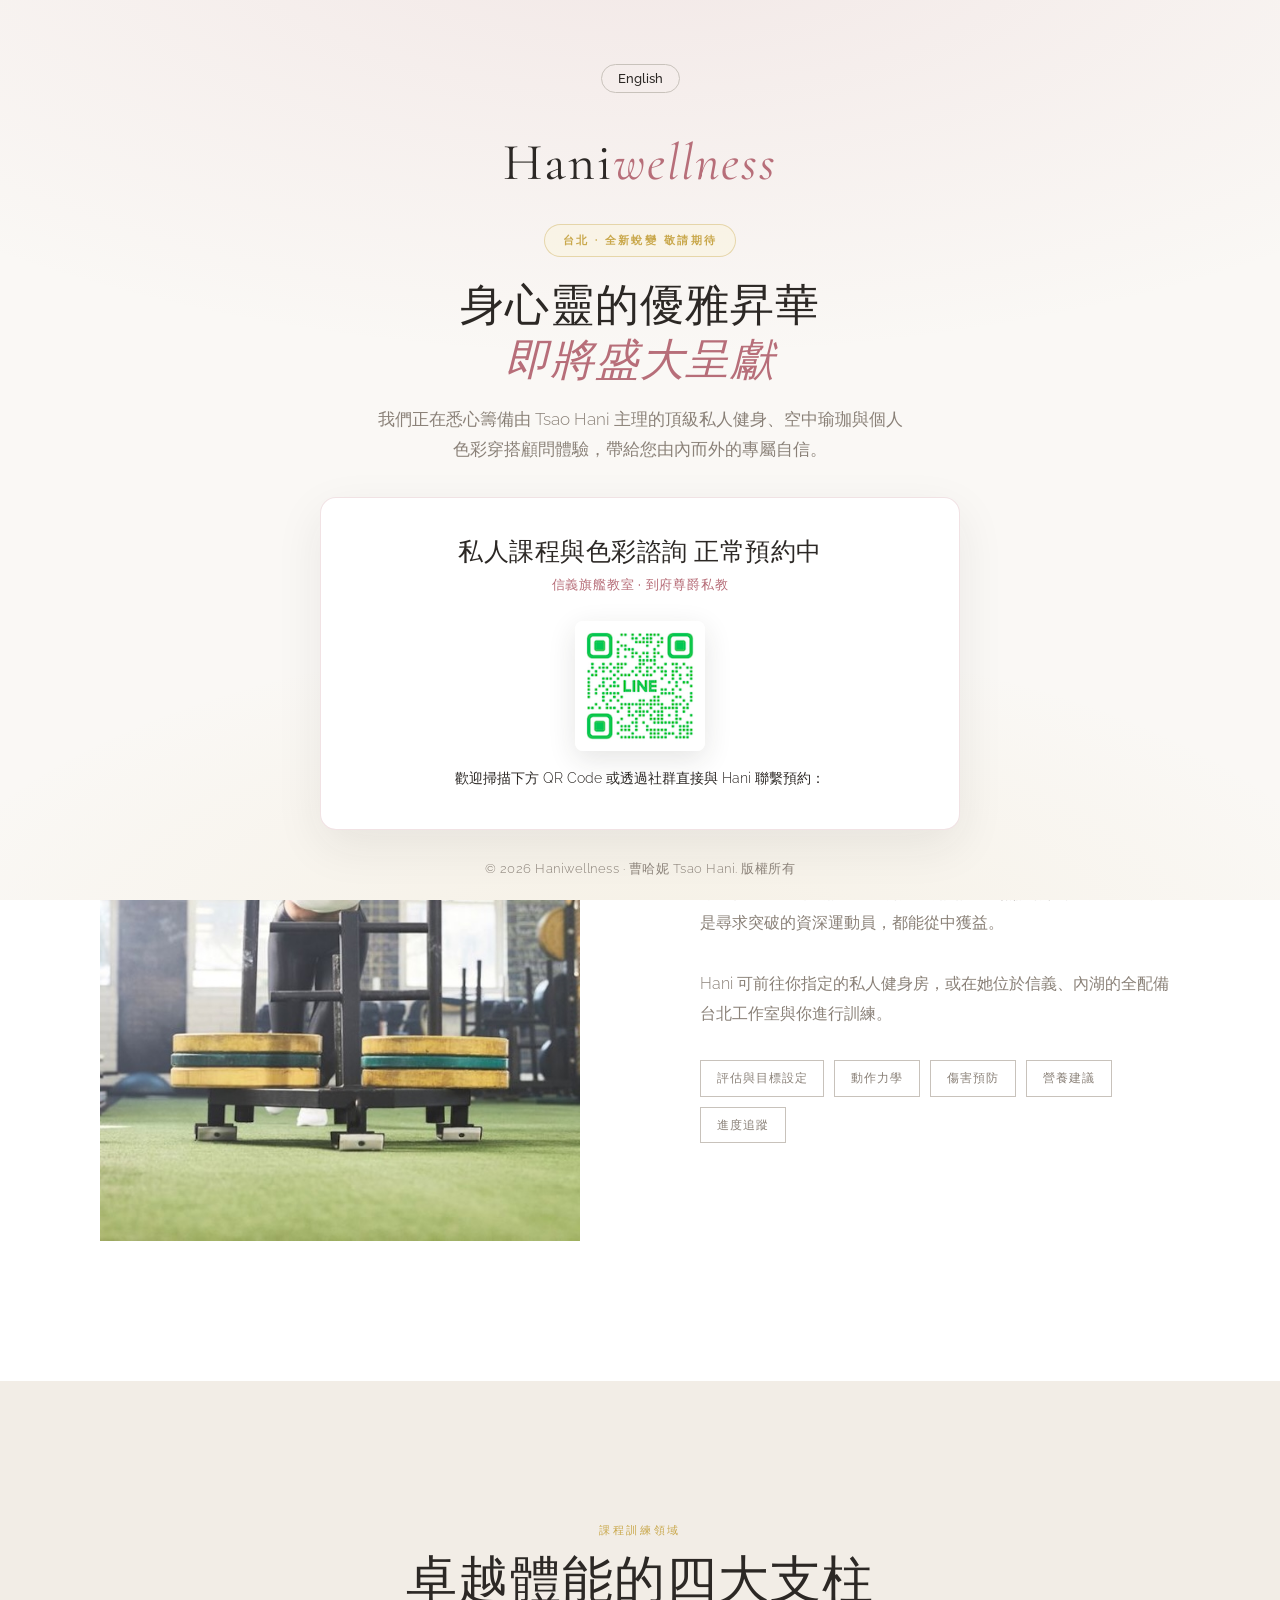
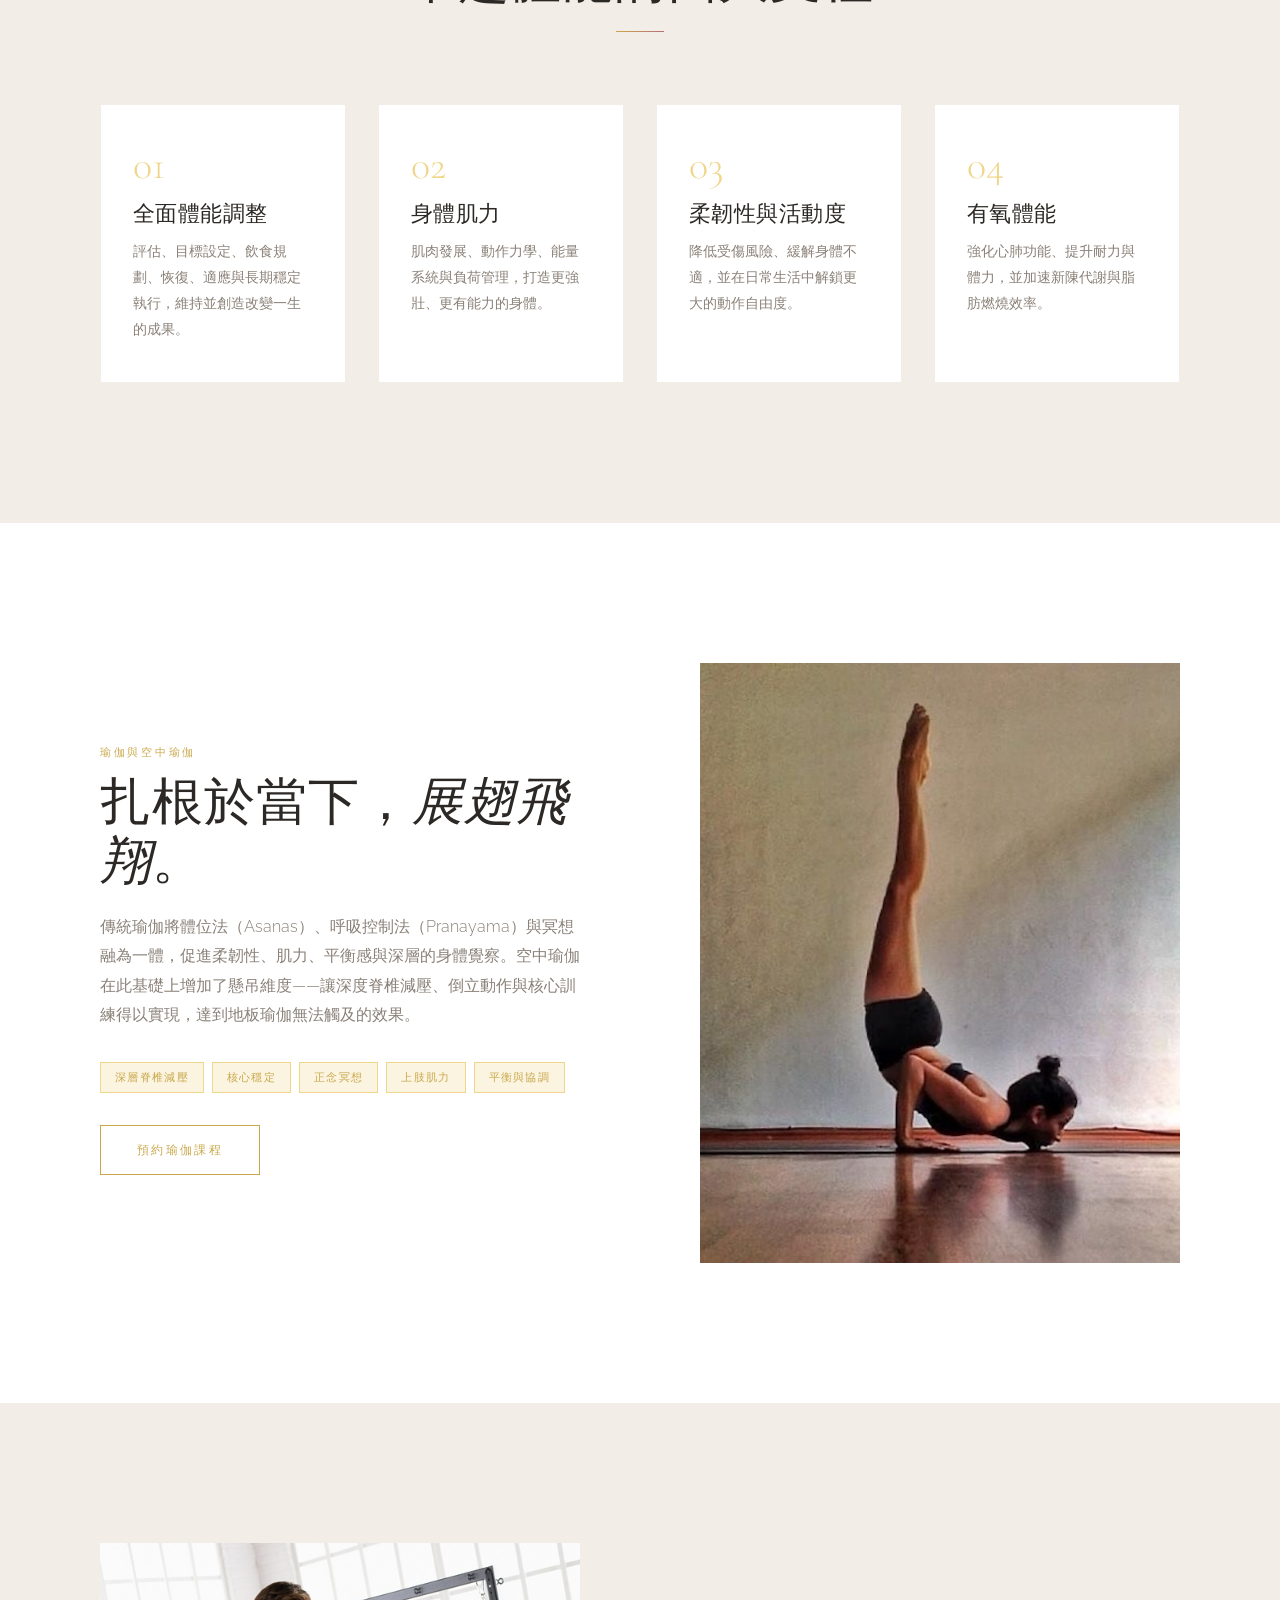
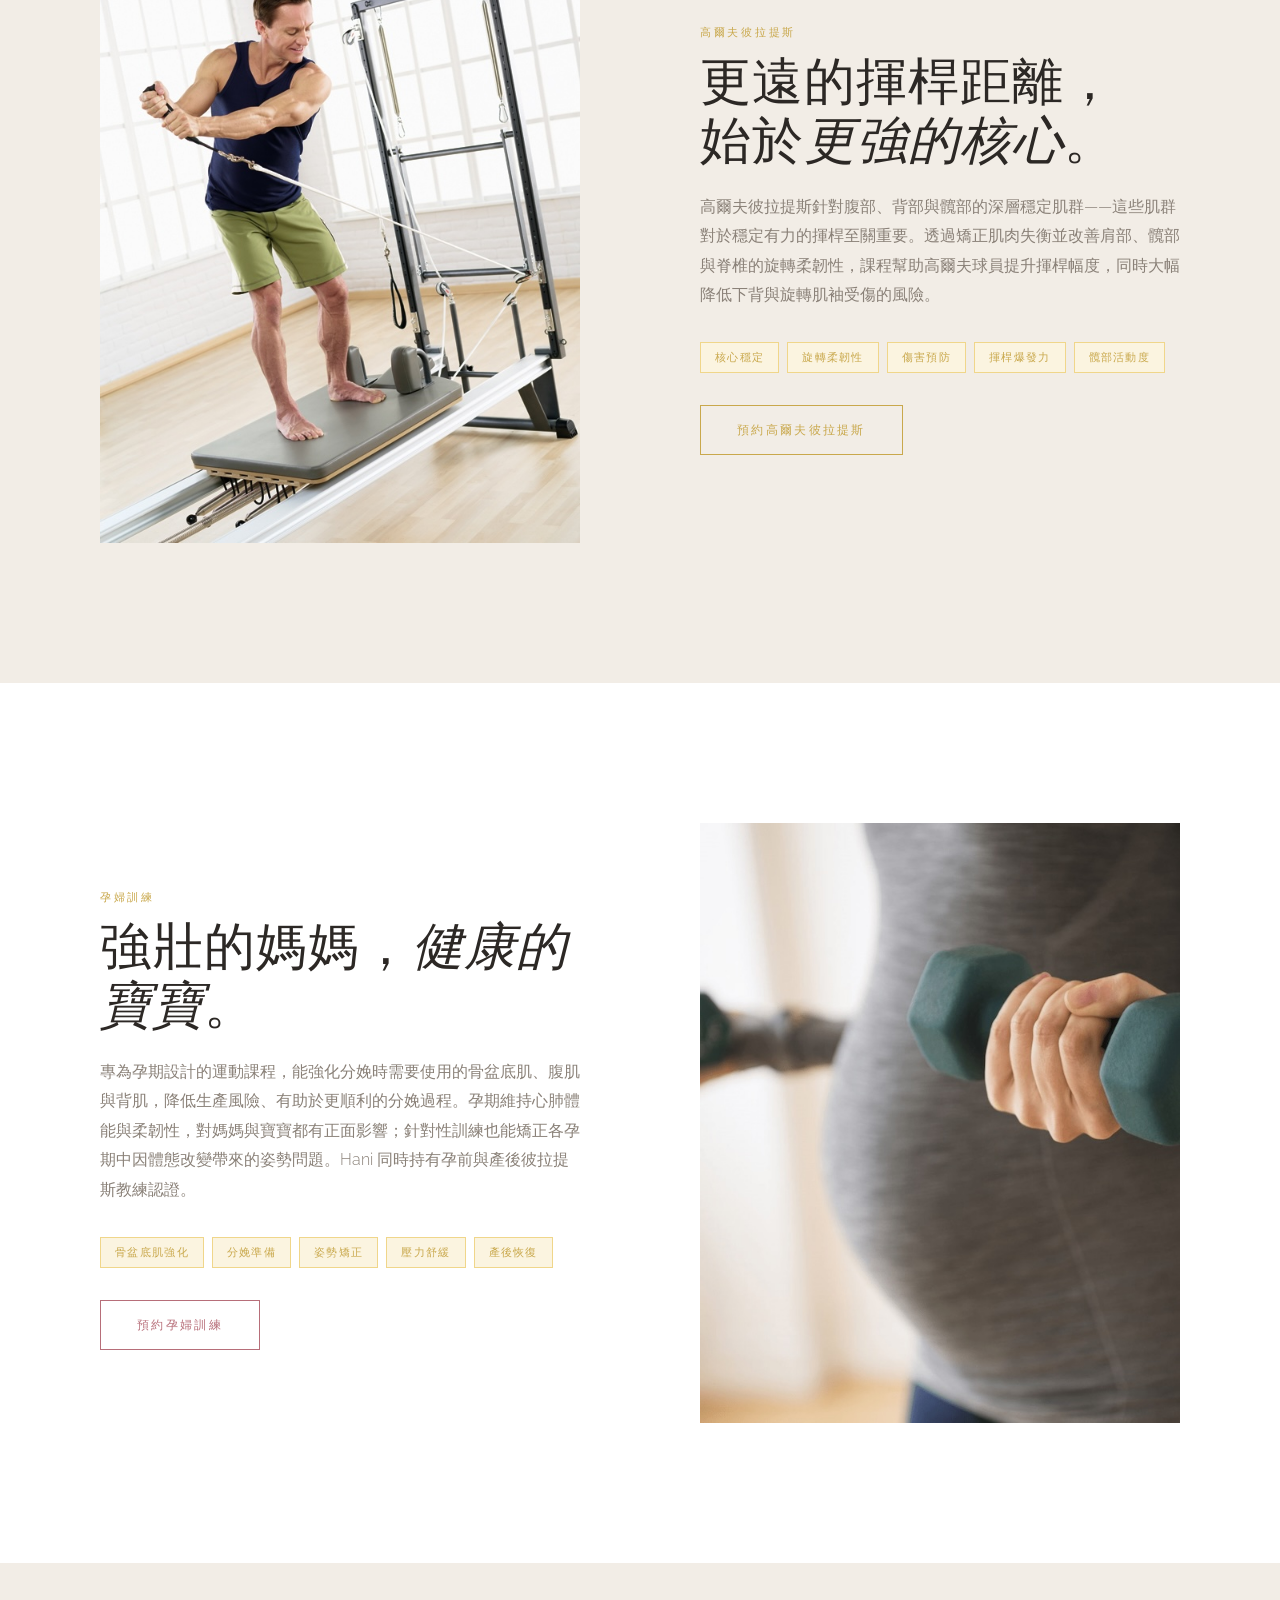
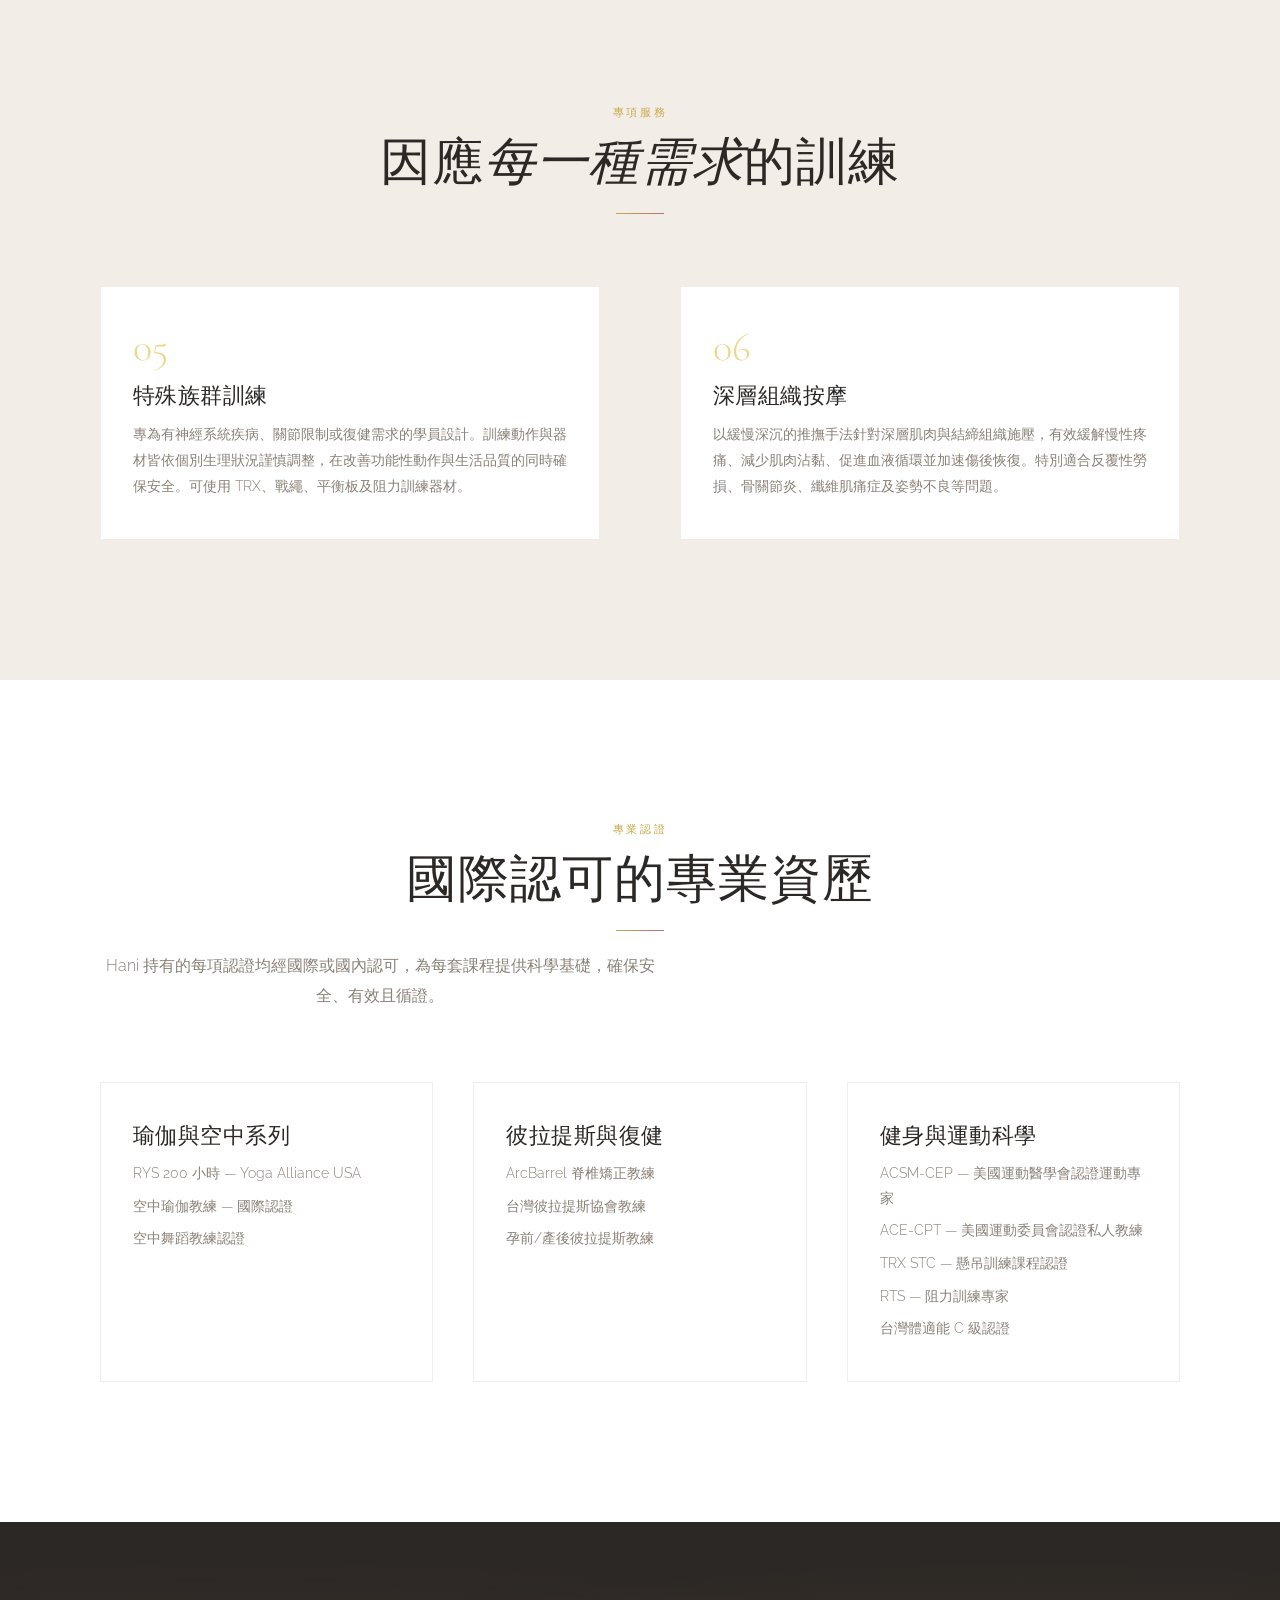
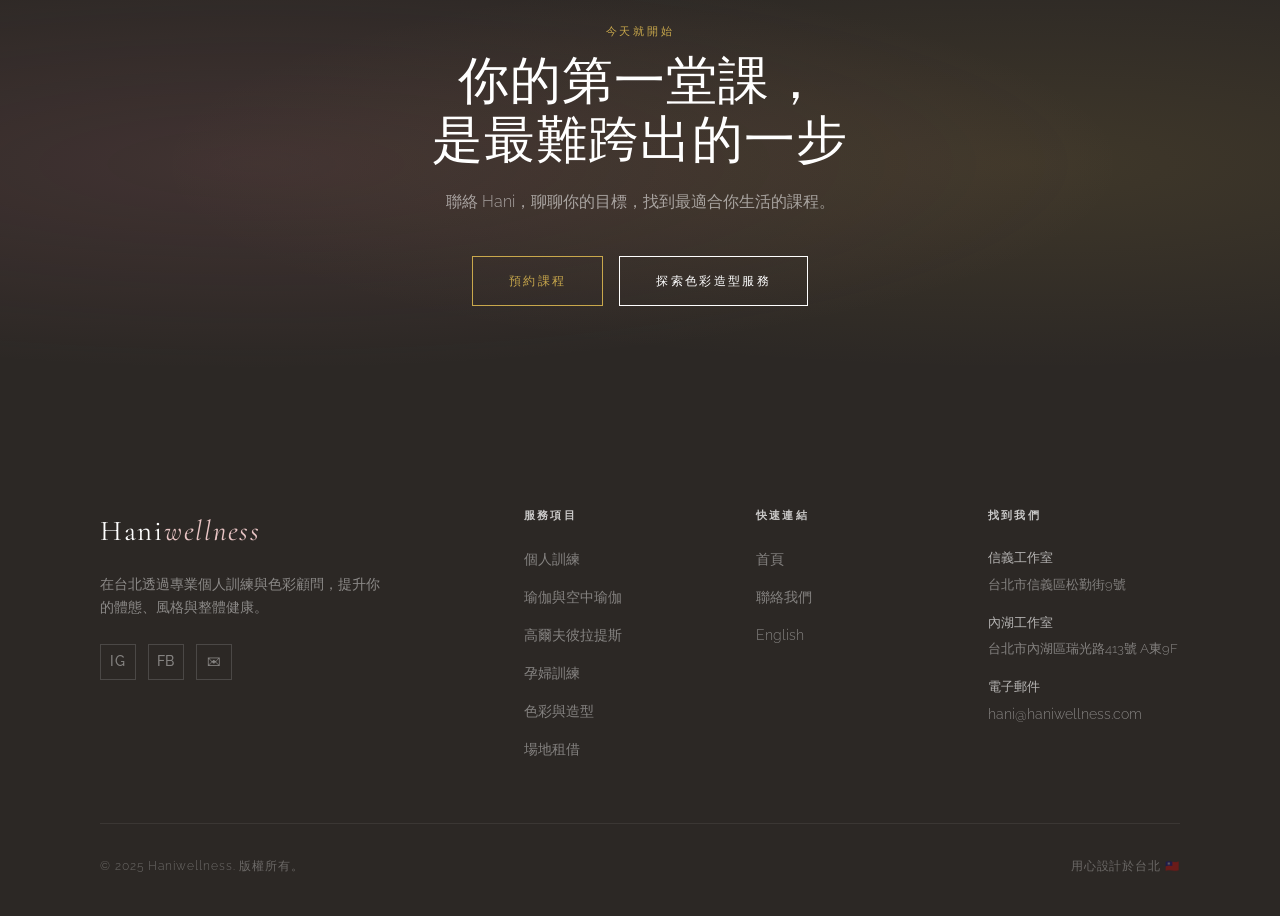
<file: zh/training.html>
<!doctype html>
<html lang="zh-TW">
    <head>
        <meta charset="UTF-8" />
        <meta name="viewport" content="width=device-width, initial-scale=1.0" />
        <title>個人訓練課程 — 曹暖玉 Haniwellness｜台北</title>
        <meta
            name="description"
            content="台北認證教練曹暖玉提供瑜伽、空中瑜伽、高爾夫彼拉提斯、孕婦訓練、肌力體能與深層組織按摩。提供一對一及團體課程。"
        />
        <meta
            name="keywords"
            content="personal trainer Taipei, yoga Taipei, aerial yoga Taipei, golf pilates, pregnancy training Taipei, fitness coach, 個人健身教練, 台北瑜伽, 空中瑜伽"
        />
        <meta name="robots" content="index, follow" />
        <link rel="canonical" href="https://haniwellness.com/training.html" />
        <meta property="og:title" content="個人訓練課程 — Haniwellness 台北" />
        <meta
            property="og:description"
            content="台北認證教練曹暖玉提供瑜伽、空中瑜伽、高爾夫彼拉提斯、孕婦訓練等多元課程。"
        />
        <meta
            property="og:url"
            content="https://haniwellness.com/training.html"
        />
        <meta
            property="og:image"
            content="https://haniwellness.com/images/hani-yoga-aerial-session-taipei.jpg"
        />
        <link
            rel="alternate"
            hreflang="en"
            href="https://haniwellness.com/training.html"
        />
        <link
            rel="alternate"
            hreflang="zh-TW"
            href="https://haniwellness.com/zh/training.html"
        />
        <link rel="stylesheet" href="../css/style.css" />

        <script type="application/ld+json">
            {
                "@context": "https://schema.org",
                "@type": "Service",
                "name": "曹暖玉個人訓練",
                "provider": {
                    "@type": "LocalBusiness",
                    "name": "Haniwellness",
                    "url": "https://haniwellness.com"
                },
                "description": "台北個人化訓練課程，涵蓋瑜伽、空中瑜伽、高爾夫彼拉提斯、孕婦健身、肌力體能與深層組織按摩。",
                "areaServed": "Taipei, Taiwan",
                "serviceType": "個人訓練"
            }
        </script>
    </head>

    <body>
        <!-- ══ NAVIGATION ══════════════════════════ -->
        <nav class="site-nav" role="navigation" aria-label="主要導覽">
            <div class="nav-inner">
                <a
                    href="index.html"
                    class="nav-logo-text"
                    aria-label="Haniwellness 首頁"
                    >Hani<em>wellness</em></a
                >
                <div class="nav-links" role="menubar">
                    <a href="index.html" role="menuitem">首頁</a>
                    <a href="training.html" role="menuitem" class="active"
                        >訓練</a
                    >
                    <a href="stylist.html" role="menuitem">造型</a>
                    <a href="rental.html" role="menuitem">場地</a>
                    <a href="contact.html" role="menuitem">聯絡</a>
                </div>
                <div class="nav-right">
                    <a
                        href="../training.html"
                        class="nav-lang"
                        aria-label="切換至英文"
                        >EN</a
                    >
                    <button
                        class="nav-hamburger"
                        aria-label="開啟導覽選單"
                        aria-expanded="false"
                        aria-controls="mobile-menu"
                    >
                        <span></span><span></span><span></span>
                    </button>
                </div>
            </div>
        </nav>
        <div class="nav-mobile-menu" id="mobile-menu" role="menu">
            <a href="index.html" role="menuitem">首頁</a>
            <a href="training.html" role="menuitem">訓練</a>
            <a href="stylist.html" role="menuitem">造型</a>
            <a href="rental.html" role="menuitem">場地</a>
            <a href="contact.html" role="menuitem">聯絡</a>
            <a href="../training.html" role="menuitem">English</a>
        </div>

        <main id="main-content">
            <!-- ══ PAGE HERO ═══════════════════════════ -->
            <header class="page-hero" role="banner">
                <div class="container">
                    <div class="page-hero-inner reveal">
                        <span class="eyebrow">個人訓練</span>
                        <h1>更聰明地訓練，<br /><em>更好地</em>移動。</h1>
                        <p>
                            Haniwellness
                            的每套課程都以你的身體、你的目標與你的生活為核心，結合科學方法與真誠有力的教練指引。
                        </p>
                    </div>
                </div>
            </header>

            <!-- ══ INTRO ════════════════════════════════ -->
            <section
                class="section bg-white"
                aria-labelledby="training-intro-heading"
            >
                <div class="container">
                    <div class="feature-block">
                        <div class="feature-image reveal">
                            <img
                                src="../images/hani-personal-training-strength-session.jpg"
                                alt="Hani 在台北指導一對一個人肌力訓練課程"
                                width="600"
                                height="750"
                                loading="lazy"
                            />
                        </div>
                        <div class="feature-text reveal reveal-delay-2">
                            <span class="eyebrow">訓練理念</span>
                            <h2 id="training-intro-heading">
                                身心<em>整合</em>的整體教練
                            </h2>
                            <p>
                                一對一個人教練課程涵蓋有氧運動、體態雕塑、伸展放鬆與營養規劃等各個面向。每套課程皆為你量身設計——無論你是健身初學者，還是尋求突破的資深運動員，都能從中獲益。
                            </p>
                            <p style="margin-top: 16px">
                                Hani
                                可前往你指定的私人健身房，或在她位於信義、內湖的全配備台北工作室與你進行訓練。
                            </p>
                            <div
                                class="credential-row"
                                aria-label="訓練核心要素"
                            >
                                <span class="credential-tag"
                                    >評估與目標設定</span
                                >
                                <span class="credential-tag">動作力學</span>
                                <span class="credential-tag">傷害預防</span>
                                <span class="credential-tag">營養建議</span>
                                <span class="credential-tag">進度追蹤</span>
                            </div>
                        </div>
                    </div>
                </div>
            </section>

            <!-- ══ 4 DOMAINS ════════════════════════════ -->
            <section
                class="section bg-ivory-dark"
                aria-labelledby="domains-heading"
            >
                <div class="container">
                    <div class="section-head text-center reveal">
                        <span class="eyebrow">課程訓練領域</span>
                        <h2 id="domains-heading">卓越體能的四大支柱</h2>
                        <div class="gold-divider"></div>
                    </div>
                    <div class="grid-4 reveal">
                        <article class="service-card">
                            <div class="service-card-num">01</div>
                            <h4>全面體能調整</h4>
                            <p>
                                評估、目標設定、飲食規劃、恢復、適應與長期穩定執行，維持並創造改變一生的成果。
                            </p>
                        </article>
                        <article class="service-card">
                            <div class="service-card-num">02</div>
                            <h4>身體肌力</h4>
                            <p>
                                肌肉發展、動作力學、能量系統與負荷管理，打造更強壯、更有能力的身體。
                            </p>
                        </article>
                        <article class="service-card">
                            <div class="service-card-num">03</div>
                            <h4>柔韌性與活動度</h4>
                            <p>
                                降低受傷風險、緩解身體不適，並在日常生活中解鎖更大的動作自由度。
                            </p>
                        </article>
                        <article class="service-card">
                            <div class="service-card-num">04</div>
                            <h4>有氧體能</h4>
                            <p>
                                強化心肺功能、提升耐力與體力，並加速新陳代謝與脂肪燃燒效率。
                            </p>
                        </article>
                    </div>
                </div>
            </section>

            <!-- ══ YOGA & AERIAL YOGA ═══════════════════ -->
            <section
                id="yoga"
                class="section bg-white"
                aria-labelledby="yoga-heading"
            >
                <div class="container">
                    <div class="feature-block reverse">
                        <div class="feature-text reveal">
                            <span class="eyebrow">瑜伽與空中瑜伽</span>
                            <h2 id="yoga-heading">
                                扎根於當下，<em>展翅飛翔</em>。
                            </h2>
                            <p>
                                傳統瑜伽將體位法（Asanas）、呼吸控制法（Pranayama）與冥想融為一體，促進柔韌性、肌力、平衡感與深層的身體覺察。空中瑜伽在此基礎上增加了懸吊維度——讓深度脊椎減壓、倒立動作與核心訓練得以實現，達到地板瑜伽無法觸及的效果。
                            </p>
                            <div
                                class="training-tags"
                                aria-label="瑜伽訓練效益"
                            >
                                <span class="training-tag">深層脊椎減壓</span>
                                <span class="training-tag">核心穩定</span>
                                <span class="training-tag">正念冥想</span>
                                <span class="training-tag">上肢肌力</span>
                                <span class="training-tag">平衡與協調</span>
                            </div>
                            <a
                                href="contact.html"
                                class="btn btn-gold"
                                style="margin-top: 32px"
                                ><span>預約瑜伽課程</span></a
                            >
                        </div>
                        <div class="feature-image reveal reveal-delay-2">
                            <img
                                src="../images/hani-aerial-yoga-silk-taipei-studio.jpg"
                                alt="Hani 在台北工作室使用絲綢吊床展示空中瑜伽"
                                width="600"
                                height="750"
                                loading="lazy"
                            />
                        </div>
                    </div>
                </div>
            </section>

            <!-- ══ GOLF PILATES ══════════════════════════ -->
            <section
                id="golf"
                class="section bg-ivory-dark"
                aria-labelledby="golf-heading"
            >
                <div class="container">
                    <div class="feature-block">
                        <div class="feature-image reveal">
                            <img
                                src="../images/hani-golf-pilates-swing-training-taipei.jpg"
                                alt="Hani 在台北進行高爾夫彼拉提斯揮桿訓練課程"
                                width="600"
                                height="750"
                                loading="lazy"
                            />
                        </div>
                        <div class="feature-text reveal reveal-delay-2">
                            <span class="eyebrow">高爾夫彼拉提斯</span>
                            <h2 id="golf-heading">
                                更遠的揮桿距離，<br />始於<em>更強的核心</em>。
                            </h2>
                            <p>
                                高爾夫彼拉提斯針對腹部、背部與髖部的深層穩定肌群——這些肌群對於穩定有力的揮桿至關重要。透過矯正肌肉失衡並改善肩部、髖部與脊椎的旋轉柔韌性，課程幫助高爾夫球員提升揮桿幅度，同時大幅降低下背與旋轉肌袖受傷的風險。
                            </p>
                            <div
                                class="training-tags"
                                aria-label="高爾夫彼拉提斯效益"
                            >
                                <span class="training-tag">核心穩定</span>
                                <span class="training-tag">旋轉柔韌性</span>
                                <span class="training-tag">傷害預防</span>
                                <span class="training-tag">揮桿爆發力</span>
                                <span class="training-tag">髖部活動度</span>
                            </div>
                            <a
                                href="contact.html"
                                class="btn btn-gold"
                                style="margin-top: 32px"
                                ><span>預約高爾夫彼拉提斯</span></a
                            >
                        </div>
                    </div>
                </div>
            </section>

            <!-- ══ PREGNANCY TRAINING ═══════════════════ -->
            <section
                id="pregnancy"
                class="section bg-white"
                aria-labelledby="pregnancy-heading"
            >
                <div class="container">
                    <div class="feature-block reverse">
                        <div class="feature-text reveal">
                            <span class="eyebrow">孕婦訓練</span>
                            <h2 id="pregnancy-heading">
                                強壯的媽媽，<em>健康的寶寶</em>。
                            </h2>
                            <p>
                                專為孕期設計的運動課程，能強化分娩時需要使用的骨盆底肌、腹肌與背肌，降低生產風險、有助於更順利的分娩過程。孕期維持心肺體能與柔韌性，對媽媽與寶寶都有正面影響；針對性訓練也能矯正各孕期中因體態改變帶來的姿勢問題。Hani
                                同時持有孕前與產後彼拉提斯教練認證。
                            </p>
                            <div
                                class="training-tags"
                                aria-label="孕婦訓練效益"
                            >
                                <span class="training-tag">骨盆底肌強化</span>
                                <span class="training-tag">分娩準備</span>
                                <span class="training-tag">姿勢矯正</span>
                                <span class="training-tag">壓力舒緩</span>
                                <span class="training-tag">產後恢復</span>
                            </div>
                            <a
                                href="contact.html"
                                class="btn btn-rose"
                                style="margin-top: 32px"
                                ><span>預約孕婦訓練</span></a
                            >
                        </div>
                        <div class="feature-image reveal reveal-delay-2">
                            <img
                                src="../images/hani-pregnancy-prenatal-fitness-training-taipei.jpg"
                                alt="曹暖玉在台北進行安全的孕期健身訓練課程"
                                width="600"
                                height="750"
                                loading="lazy"
                            />
                        </div>
                    </div>
                </div>
            </section>

            <!-- ══ SPECIFIC & MASSAGE ═══════════════════ -->
            <section
                class="section bg-ivory-dark"
                aria-labelledby="specific-heading"
            >
                <div class="container">
                    <div class="section-head text-center reveal">
                        <span class="eyebrow">專項服務</span>
                        <h2 id="specific-heading">
                            因應<em>每一種需求</em>的訓練
                        </h2>
                        <div class="gold-divider"></div>
                    </div>
                    <div class="grid-2 reveal reveal-delay-1">
                        <article class="service-card">
                            <div class="service-card-num">05</div>
                            <h4>特殊族群訓練</h4>
                            <p>
                                專為有神經系統疾病、關節限制或復健需求的學員設計。訓練動作與器材皆依個別生理狀況謹慎調整，在改善功能性動作與生活品質的同時確保安全。可使用
                                TRX、戰繩、平衡板及阻力訓練器材。
                            </p>
                        </article>
                        <article class="service-card">
                            <div class="service-card-num">06</div>
                            <h4>深層組織按摩</h4>
                            <p>
                                以緩慢深沉的推撫手法針對深層肌肉與結締組織施壓，有效緩解慢性疼痛、減少肌肉沾黏、促進血液循環並加速傷後恢復。特別適合反覆性勞損、骨關節炎、纖維肌痛症及姿勢不良等問題。
                            </p>
                        </article>
                    </div>
                </div>
            </section>

            <!-- ══ CERTIFICATIONS ════════════════════════ -->
            <section class="section bg-white" aria-labelledby="certs-heading">
                <div class="container">
                    <div class="section-head text-center reveal">
                        <span class="eyebrow">專業認證</span>
                        <h2 id="certs-heading">國際認可的專業資歷</h2>
                        <div class="gold-divider"></div>
                        <p>
                            Hani
                            持有的每項認證均經國際或國內認可，為每套課程提供科學基礎，確保安全、有效且循證。
                        </p>
                    </div>
                    <div class="grid-3 reveal reveal-delay-1">
                        <article class="service-card">
                            <h4>瑜伽與空中系列</h4>
                            <ul
                                style="
                                    margin-top: 12px;
                                    display: flex;
                                    flex-direction: column;
                                    gap: 8px;
                                "
                            >
                                <li
                                    style="
                                        font-size: 0.88rem;
                                        color: var(--warm-gray);
                                    "
                                >
                                    RYS 200 小時 — Yoga Alliance USA
                                </li>
                                <li
                                    style="
                                        font-size: 0.88rem;
                                        color: var(--warm-gray);
                                    "
                                >
                                    空中瑜伽教練 — 國際認證
                                </li>
                                <li
                                    style="
                                        font-size: 0.88rem;
                                        color: var(--warm-gray);
                                    "
                                >
                                    空中舞蹈教練認證
                                </li>
                            </ul>
                        </article>
                        <article class="service-card">
                            <h4>彼拉提斯與復健</h4>
                            <ul
                                style="
                                    margin-top: 12px;
                                    display: flex;
                                    flex-direction: column;
                                    gap: 8px;
                                "
                            >
                                <li
                                    style="
                                        font-size: 0.88rem;
                                        color: var(--warm-gray);
                                    "
                                >
                                    ArcBarrel 脊椎矯正教練
                                </li>
                                <li
                                    style="
                                        font-size: 0.88rem;
                                        color: var(--warm-gray);
                                    "
                                >
                                    台灣彼拉提斯協會教練
                                </li>
                                <li
                                    style="
                                        font-size: 0.88rem;
                                        color: var(--warm-gray);
                                    "
                                >
                                    孕前/產後彼拉提斯教練
                                </li>
                            </ul>
                        </article>
                        <article class="service-card">
                            <h4>健身與運動科學</h4>
                            <ul
                                style="
                                    margin-top: 12px;
                                    display: flex;
                                    flex-direction: column;
                                    gap: 8px;
                                "
                            >
                                <li
                                    style="
                                        font-size: 0.88rem;
                                        color: var(--warm-gray);
                                    "
                                >
                                    ACSM-CEP — 美國運動醫學會認證運動專家
                                </li>
                                <li
                                    style="
                                        font-size: 0.88rem;
                                        color: var(--warm-gray);
                                    "
                                >
                                    ACE-CPT — 美國運動委員會認證私人教練
                                </li>
                                <li
                                    style="
                                        font-size: 0.88rem;
                                        color: var(--warm-gray);
                                    "
                                >
                                    TRX STC — 懸吊訓練課程認證
                                </li>
                                <li
                                    style="
                                        font-size: 0.88rem;
                                        color: var(--warm-gray);
                                    "
                                >
                                    RTS — 阻力訓練專家
                                </li>
                                <li
                                    style="
                                        font-size: 0.88rem;
                                        color: var(--warm-gray);
                                    "
                                >
                                    台灣體適能 C 級認證
                                </li>
                            </ul>
                        </article>
                    </div>
                </div>
            </section>

            <!-- ══ CTA ══════════════════════════════════ -->
            <section class="cta-band" aria-labelledby="training-cta-heading">
                <span class="eyebrow">今天就開始</span>
                <h2 id="training-cta-heading">
                    你的第一堂課，<br />是最難跨出的一步
                </h2>
                <p>聯絡 Hani，聊聊你的目標，找到最適合你生活的課程。</p>
                <div class="cta-band-btns">
                    <a href="contact.html" class="btn btn-gold"
                        ><span>預約課程</span></a
                    >
                    <a href="stylist.html" class="btn btn-white"
                        ><span>探索色彩造型服務</span></a
                    >
                </div>
            </section>
        </main>

        <!-- ══ FOOTER ═══════════════════════════════ -->
        <footer class="site-footer" role="contentinfo">
            <div class="container">
                <div class="footer-grid">
                    <div class="footer-col">
                        <div class="footer-brand-name">
                            Hani<em>wellness</em>
                        </div>
                        <p class="footer-tagline">
                            在台北透過專業個人訓練與色彩顧問，提升你的體態、風格與整體健康。
                        </p>
                        <div class="footer-social">
                            <a
                                href="https://www.instagram.com/hani_c1/"
                                target="_blank"
                                rel="noopener noreferrer"
                                aria-label="Instagram"
                                >IG</a
                            >
                            <a
                                href="https://www.facebook.com/profile.php?id=100083695221580"
                                target="_blank"
                                rel="noopener noreferrer"
                                aria-label="Facebook"
                                >FB</a
                            >
                            <a
                                href="mailto:hani@haniwellness.com"
                                aria-label="電子郵件"
                                >✉</a
                            >
                        </div>
                    </div>
                    <nav class="footer-col" aria-label="服務項目連結">
                        <div class="footer-col-title">服務項目</div>
                        <ul>
                            <li><a href="training.html">個人訓練</a></li>
                            <li>
                                <a href="training.html#yoga">瑜伽與空中瑜伽</a>
                            </li>
                            <li>
                                <a href="training.html#golf">高爾夫彼拉提斯</a>
                            </li>
                            <li>
                                <a href="training.html#pregnancy">孕婦訓練</a>
                            </li>
                            <li><a href="stylist.html">色彩與造型</a></li>
                            <li><a href="rental.html">場地租借</a></li>
                        </ul>
                    </nav>
                    <nav class="footer-col" aria-label="快速連結">
                        <div class="footer-col-title">快速連結</div>
                        <ul>
                            <li><a href="index.html">首頁</a></li>
                            <li><a href="contact.html">聯絡我們</a></li>
                            <li><a href="index.html">English</a></li>
                        </ul>
                    </nav>
                    <div class="footer-col">
                        <div class="footer-col-title">找到我們</div>
                        <address
                            class="footer-address"
                            style="font-style: normal"
                        >
                            <strong>信義工作室</strong>
                            台北市信義區松勤街9號
                            <strong>內湖工作室</strong>
                            台北市內湖區瑞光路413號 A東9F
                            <strong>電子郵件</strong>
                            <a
                                href="mailto:hani@haniwellness.com"
                                style="color: inherit"
                                >hani@haniwellness.com</a
                            >
                        </address>
                    </div>
                </div>
                <div class="footer-bottom">
                    <span>© 2025 Haniwellness. 版權所有。</span>
                    <span>用心設計於台北 🇹🇼</span>
                </div>
            </div>
        </footer>

        <script src="../js/main.js" defer></script>
    </body>
</html>
</file>
<file: css/style.css>
/* ============================================
   HANIWELLNESS — Global Stylesheet
   Palette: Rose Gold + Yellow Gold on Ivory
   Fonts: Cormorant Garamond + Raleway
   ============================================ */

@import url("https://fonts.googleapis.com/css2?family=Cormorant+Garamond:ital,wght@0,300;0,400;0,500;0,600;1,300;1,400&family=Raleway:wght@200;300;400;500;600&display=swap");

/* ── Variables ─────────────────────────────── */
:root {
    --rose-gold: #b76e79;
    --rose-gold-light: #e8c4c4;
    --rose-gold-pale: #f7eded;
    --yellow-gold: #c9a84c;
    --yellow-gold-light: #f0d68a;
    --yellow-gold-pale: #fbf4e0;
    --ivory: #faf8f5;
    --ivory-dark: #f2ede6;
    --charcoal: #2c2825;
    --warm-gray: #8a8178;
    --warm-gray-light: #c8c2bb;
    --white: #ffffff;

    --font-display: "Cormorant Garamond", Georgia, serif;
    --font-body: "Raleway", sans-serif;

    --nav-h: 72px;
    --max-w: 1200px;
    --section-gap: clamp(80px, 12vw, 140px);
    --transition: 0.35s cubic-bezier(0.4, 0, 0.2, 1);
}

/* ── Reset ─────────────────────────────────── */
*,
*::before,
*::after {
    box-sizing: border-box;
    margin: 0;
    padding: 0;
}
html {
    scroll-behavior: smooth;
    font-size: 16px;
}
body {
    font-family: var(--font-body);
    font-weight: 300;
    color: var(--charcoal);
    background: var(--ivory);
    line-height: 1.75;
    -webkit-font-smoothing: antialiased;
}
img {
    display: block;
    max-width: 100%;
    height: auto;
}
a {
    color: inherit;
    text-decoration: none;
}
ul {
    list-style: none;
}
button {
    cursor: pointer;
    border: none;
    background: none;
    font-family: var(--font-body);
}

/* ── Typography ────────────────────────────── */
h1,
h2,
h3,
h4 {
    font-family: var(--font-display);
    font-weight: 400;
    line-height: 1.15;
    letter-spacing: 0.02em;
}
h1 {
    font-size: clamp(2.8rem, 7vw, 5.5rem);
}
h2 {
    font-size: clamp(2rem, 4.5vw, 3.2rem);
}
h3 {
    font-size: clamp(1.4rem, 3vw, 2rem);
}
h4 {
    font-size: clamp(1.1rem, 2vw, 1.4rem);
}

.eyebrow {
    font-family: var(--font-body);
    font-weight: 500;
    font-size: 0.68rem;
    letter-spacing: 0.25em;
    text-transform: uppercase;
    color: var(--yellow-gold);
    display: block;
}
.eyebrow-rose {
    color: var(--rose-gold);
}
p {
    font-size: clamp(0.9rem, 1.5vw, 1rem);
    color: var(--warm-gray);
    line-height: 1.85;
}

/* ── Layout ─────────────────────────────────── */
.container {
    width: 100%;
    max-width: var(--max-w);
    margin-inline: auto;
    padding-inline: clamp(20px, 5vw, 60px);
}
.section {
    padding-block: var(--section-gap);
}
.text-center {
    text-align: center;
}

.grid-2 {
    display: grid;
    grid-template-columns: 1fr;
    gap: 40px;
}
.grid-3 {
    display: grid;
    grid-template-columns: 1fr;
    gap: 32px;
}
.grid-4 {
    display: grid;
    grid-template-columns: repeat(2, 1fr);
    gap: 24px;
}

@media (min-width: 768px) {
    .grid-2 {
        grid-template-columns: 1fr 1fr;
        gap: 60px;
    }
    .grid-3 {
        grid-template-columns: repeat(3, 1fr);
        gap: 40px;
    }
    .grid-4 {
        grid-template-columns: repeat(4, 1fr);
        gap: 32px;
    }
}
@media (min-width: 1280px) {
    .grid-2 {
        gap: 80px;
    }
}

/* ── Divider ───────────────────────────────── */
.gold-divider {
    width: 48px;
    height: 1px;
    background: linear-gradient(90deg, var(--yellow-gold), var(--rose-gold));
    margin: 20px auto;
}
.gold-divider-left {
    margin: 20px 0;
}

/* ── Buttons ───────────────────────────────── */
.btn {
    display: inline-block;
    font-family: var(--font-body);
    font-weight: 500;
    font-size: 0.72rem;
    letter-spacing: 0.2em;
    text-transform: uppercase;
    padding: 14px 36px;
    border: 1px solid currentColor;
    transition: var(--transition);
    position: relative;
    overflow: hidden;
}
.btn::before {
    content: "";
    position: absolute;
    inset: 0;
    background: currentColor;
    transform: scaleX(0);
    transform-origin: left;
    transition: transform var(--transition);
    z-index: 0;
}
.btn span {
    position: relative;
    z-index: 1;
    transition: color var(--transition);
}
.btn:hover::before {
    transform: scaleX(1);
}
.btn-gold {
    color: var(--yellow-gold);
}
.btn-gold:hover span {
    color: var(--white);
}
.btn-rose {
    color: var(--rose-gold);
}
.btn-rose:hover span {
    color: var(--white);
}
.btn-dark {
    color: var(--charcoal);
}
.btn-dark:hover span {
    color: var(--white);
}
.btn-white {
    color: var(--white);
}
.btn-white:hover span {
    color: var(--charcoal);
}

/* ── Navigation ─────────────────────────────── */
.site-nav {
    position: fixed;
    top: 0;
    left: 0;
    right: 0;
    z-index: 100;
    height: var(--nav-h);
    display: flex;
    align-items: center;
    transition:
        background var(--transition),
        box-shadow var(--transition);
}
.site-nav.scrolled {
    background: rgba(250, 248, 245, 0.97);
    box-shadow: 0 1px 0 var(--warm-gray-light);
    backdrop-filter: blur(8px);
}
.nav-inner {
    width: 100%;
    max-width: var(--max-w);
    margin-inline: auto;
    padding-inline: clamp(20px, 5vw, 60px);
    display: flex;
    align-items: center;
    justify-content: space-between;
}
.nav-logo-text {
    font-family: var(--font-display);
    font-size: 1.5rem;
    font-weight: 400;
    letter-spacing: 0.08em;
    color: var(--charcoal);
    transition: color var(--transition);
}
.nav-logo-text em {
    font-style: italic;
    color: var(--rose-gold);
}
.site-nav:not(.scrolled) .nav-logo-text {
    color: var(--white);
}
.site-nav:not(.scrolled) .nav-logo-text em {
    color: var(--rose-gold-light);
}

.nav-links {
    display: none;
    align-items: center;
    gap: 40px;
}
.nav-links a {
    font-size: 0.72rem;
    font-weight: 500;
    letter-spacing: 0.18em;
    text-transform: uppercase;
    color: var(--charcoal);
    position: relative;
    transition: color var(--transition);
}
.nav-links a::after {
    content: "";
    position: absolute;
    bottom: -3px;
    left: 0;
    width: 0;
    height: 1px;
    background: var(--yellow-gold);
    transition: width var(--transition);
}
.nav-links a:hover,
.nav-links a.active {
    color: var(--yellow-gold);
}
.nav-links a:hover::after,
.nav-links a.active::after {
    width: 100%;
}
.site-nav:not(.scrolled) .nav-links a {
    color: rgba(255, 255, 255, 0.85);
}
.site-nav:not(.scrolled) .nav-links a:hover,
.site-nav:not(.scrolled) .nav-links a.active {
    color: var(--yellow-gold-light);
}
.nav-lang {
    font-size: 0.68rem;
    font-weight: 500;
    letter-spacing: 0.15em;
    text-transform: uppercase;
    color: var(--warm-gray);
    border: 1px solid var(--warm-gray-light);
    padding: 5px 12px;
    transition: var(--transition);
}
.nav-lang:hover {
    color: var(--yellow-gold);
    border-color: var(--yellow-gold);
}
.site-nav:not(.scrolled) .nav-lang {
    color: rgba(255, 255, 255, 0.7);
    border-color: rgba(255, 255, 255, 0.35);
}
.site-nav:not(.scrolled) .nav-lang:hover {
    color: var(--yellow-gold-light);
    border-color: var(--yellow-gold-light);
}

.nav-right {
    display: flex;
    align-items: center;
    gap: 20px;
}
.nav-hamburger {
    display: flex;
    flex-direction: column;
    gap: 5px;
    padding: 4px;
    cursor: pointer;
}
.nav-hamburger span {
    display: block;
    width: 24px;
    height: 1.5px;
    background: var(--charcoal);
    transition: var(--transition);
}
.site-nav:not(.scrolled) .nav-hamburger span {
    background: var(--white);
}
.nav-hamburger.open span:nth-child(1) {
    transform: translateY(6.5px) rotate(45deg);
}
.nav-hamburger.open span:nth-child(2) {
    opacity: 0;
}
.nav-hamburger.open span:nth-child(3) {
    transform: translateY(-6.5px) rotate(-45deg);
}

.nav-mobile-menu {
    display: none;
    position: fixed;
    top: var(--nav-h);
    left: 0;
    right: 0;
    background: var(--ivory);
    border-top: 1px solid var(--ivory-dark);
    padding: 20px clamp(20px, 5vw, 60px);
    z-index: 99;
    flex-direction: column;
    max-height: calc(100svh - var(--nav-h)); /* Add this */
    overflow-y: auto;
}
.nav-mobile-menu.open {
    display: flex;
}
.nav-mobile-menu a {
    font-size: 0.78rem;
    font-weight: 500;
    letter-spacing: 0.2em;
    text-transform: uppercase;
    color: var(--charcoal);
    transition: color var(--transition);
    border-bottom: 1px solid var(--ivory-dark);
    padding: 16px 0;
}
.nav-mobile-menu a:hover {
    color: var(--yellow-gold);
}

@media (max-width: 767px) {
    .nav-links {
        display: none !important;
    }
    .nav-hamburger {
        display: flex !important;
    }
}

@media (min-width: 768px) {
    .nav-hamburger {
        display: none;
    }
    .nav-links {
        display: flex;
    }
}

@media (max-width: 767px) {
    .site-nav .nav-links,
    .site-nav.scrolled .nav-links {
        display: none !important;
    }
    .site-nav .nav-hamburger,
    .site-nav.scrolled .nav-hamburger {
        display: flex !important;
    }
}
/* ── Hero ─────────────────────────────────── */
.hero {
    position: relative;
    height: 100svh;
    min-height: 600px;
    display: flex;
    align-items: flex-end;
    padding-bottom: clamp(60px, 10vw, 100px);
    overflow: hidden;
}
.hero-media {
    position: absolute;
    inset: 0;
    z-index: 0;
}
.hero-media img {
    width: 100%;
    height: 100%;
    object-fit: cover;
    object-position: center top;
}
.hero-overlay {
    position: absolute;
    inset: 0;
    background: linear-gradient(
        to top,
        rgba(44, 40, 37, 0.72) 0%,
        rgba(44, 40, 37, 0.22) 50%,
        rgba(44, 40, 37, 0.05) 100%
    );
}
.hero-content {
    position: relative;
    z-index: 1;
    color: var(--white);
    max-width: 680px;
}
.hero-content .eyebrow {
    color: var(--yellow-gold-light);
    margin-bottom: 16px;
}
.hero-content h1 {
    color: var(--white);
    margin-bottom: 24px;
}
.hero-content h1 em {
    font-style: italic;
    color: var(--rose-gold-light);
}
.hero-content p {
    color: rgba(255, 255, 255, 0.8);
    margin-bottom: 40px;
    max-width: 480px;
}
.hero-ctas {
    display: flex;
    flex-wrap: wrap;
    gap: 16px;
}

.hero-scroll {
    position: absolute;
    bottom: 40px;
    right: clamp(20px, 5vw, 60px);
    z-index: 1;
    display: flex;
    flex-direction: column;
    align-items: center;
    gap: 8px;
    color: rgba(255, 255, 255, 0.55);
    font-size: 0.6rem;
    letter-spacing: 0.2em;
    text-transform: uppercase;
}
.hero-scroll-line {
    width: 1px;
    height: 48px;
    background: rgba(255, 255, 255, 0.35);
    animation: scrollPulse 2.2s ease-in-out infinite;
}
@keyframes scrollPulse {
    0%,
    100% {
        opacity: 0.35;
        transform: scaleY(1);
    }
    50% {
        opacity: 0.9;
        transform: scaleY(0.6);
    }
}

/* ── Page Hero ───────────────────────────── */
.page-hero {
    padding-top: calc(var(--nav-h) + 60px);
    padding-bottom: 60px;
    background: var(--ivory-dark);
    position: relative;
    overflow: hidden;
}
.page-hero::before {
    content: "";
    position: absolute;
    top: -40px;
    right: -40px;
    width: 320px;
    height: 320px;
    border-radius: 50%;
    background: radial-gradient(
        circle,
        var(--rose-gold-pale) 0%,
        transparent 70%
    );
    opacity: 0.6;
}
.page-hero-inner {
    position: relative;
    z-index: 1;
}
.page-hero h1 {
    margin-top: 12px;
}
.page-hero p {
    margin-top: 16px;
    max-width: 560px;
    color: var(--warm-gray);
}

/* ── Section Headings ────────────────────── */
.section-head {
    margin-bottom: clamp(40px, 7vw, 72px);
}
.section-head h2 {
    margin-top: 12px;
}
.section-head p {
    margin-top: 16px;
    max-width: 560px;
}
.section-head.centered p {
    margin-inline: auto;
    text-align: center;
}

/* ── Service Cards ───────────────────────── */
.service-card {
    background: var(--white);
    border: 1px solid var(--ivory-dark);
    padding: 40px 32px;
    transition:
        transform var(--transition),
        box-shadow var(--transition);
    position: relative;
    overflow: hidden;
}
.service-card::before {
    content: "";
    position: absolute;
    top: 0;
    left: 0;
    width: 3px;
    height: 0;
    background: linear-gradient(180deg, var(--yellow-gold), var(--rose-gold));
    transition: height var(--transition);
}
.service-card:hover {
    transform: translateY(-4px);
    box-shadow: 0 20px 60px rgba(44, 40, 37, 0.08);
}
.service-card:hover::before {
    height: 100%;
}
.service-card h4 {
    margin-bottom: 12px;
    color: var(--charcoal);
}
.service-card p {
    font-size: 0.88rem;
}
.service-card-num {
    font-family: var(--font-display);
    font-size: 2.5rem;
    font-weight: 300;
    color: var(--yellow-gold-light);
    line-height: 1;
    margin-bottom: 16px;
}

/* ── Pricing ─────────────────────────────── */
.pricing-amount {
    margin-top: 16px;
    font-size: 1.05rem;
    color: var(--charcoal);
    font-family: var(--font-display);
}
.pricing-unit {
    font-size: 0.8rem;
    color: var(--warm-gray);
    font-family: var(--font-body);
}
.pricing-extra {
    margin-top: 4px;
    font-size: 0.82rem;
    color: var(--warm-gray);
}

/* ── Feature Block ───────────────────────── */
.feature-block {
    display: grid;
    grid-template-columns: 1fr;
    gap: 60px;
    align-items: center;
}
@media (min-width: 768px) {
    .feature-block {
        grid-template-columns: 1fr 1fr;
        gap: 80px;
    }
}
@media (min-width: 1280px) {
    .feature-block {
        gap: 120px;
    }
}
.feature-block.reverse .feature-image {
    order: 0;
}
@media (min-width: 768px) {
    .feature-block.reverse .feature-image {
        order: 1;
    }
}
.feature-image {
    position: relative;
}
.feature-image img {
    width: 100%;
    aspect-ratio: 4/5;
    object-fit: cover;
}
.feature-image-badge {
    position: absolute;
    bottom: -20px;
    right: -20px;
    background: var(--yellow-gold);
    color: var(--white);
    width: 100px;
    height: 100px;
    border-radius: 50%;
    display: flex;
    flex-direction: column;
    align-items: center;
    justify-content: center;
    text-align: center;
    font-family: var(--font-display);
    font-size: 0.82rem;
    line-height: 1.3;
    padding: 12px;
}
.feature-text {
    padding-block: 20px;
}
.feature-text h2 {
    margin-top: 12px;
    margin-bottom: 20px;
}
.feature-text p {
    margin-bottom: 32px;
}

/* ── Pillar Grid ─────────────────────────── */
.pillar-grid {
    display: grid;
    grid-template-columns: repeat(2, 1fr);
}
@media (min-width: 768px) {
    .pillar-grid {
        grid-template-columns: repeat(4, 1fr);
    }
}
.pillar-item {
    text-align: center;
    padding: 36px 20px;
    border-right: 1px solid var(--ivory-dark);
    border-bottom: 1px solid var(--ivory-dark);
}
.pillar-item:nth-child(2n) {
    border-right: none;
}
@media (min-width: 768px) {
    .pillar-item:nth-child(2n) {
        border-right: 1px solid var(--ivory-dark);
    }
    .pillar-item:nth-child(4n) {
        border-right: none;
    }
}
.pillar-icon {
    width: 52px;
    height: 52px;
    margin: 0 auto 14px;
    border-radius: 50%;
    display: flex;
    align-items: center;
    justify-content: center;
    font-size: 1.3rem;
}
.pillar-icon-rose {
    background: var(--rose-gold-pale);
}
.pillar-icon-gold {
    background: var(--yellow-gold-pale);
}
.pillar-item h4 {
    font-size: 0.72rem;
    font-family: var(--font-body);
    font-weight: 600;
    letter-spacing: 0.18em;
    text-transform: uppercase;
    margin-bottom: 8px;
    color: var(--charcoal);
}
.pillar-item p {
    font-size: 0.82rem;
}

/* ── Credentials ──────────────────────────── */
.credential-row {
    display: flex;
    flex-wrap: wrap;
    gap: 10px;
    margin-top: 24px;
}
.credential-tag {
    font-size: 0.72rem;
    font-weight: 500;
    letter-spacing: 0.08em;
    padding: 7px 16px;
    border: 1px solid var(--warm-gray-light);
    color: var(--warm-gray);
    transition: var(--transition);
}
.credential-tag:hover {
    border-color: var(--yellow-gold);
    color: var(--yellow-gold);
}

/* ── Pull Quote ────────────────────────────── */
.pull-quote {
    background: var(--ivory-dark);
    padding: clamp(48px, 8vw, 80px) clamp(24px, 6vw, 80px);
    text-align: center;
    position: relative;
}
.pull-quote::before {
    content: "\201C";
    position: absolute;
    top: 10px;
    left: 50%;
    transform: translateX(-50%);
    font-family: var(--font-display);
    font-size: 9rem;
    line-height: 1;
    color: var(--rose-gold-light);
    opacity: 0.4;
    pointer-events: none;
}
.pull-quote blockquote {
    font-family: var(--font-display);
    font-size: clamp(1.4rem, 3vw, 2rem);
    font-weight: 300;
    font-style: italic;
    color: var(--charcoal);
    position: relative;
    z-index: 1;
    max-width: 800px;
    margin-inline: auto;
    line-height: 1.55;
}
.pull-quote cite {
    display: block;
    margin-top: 20px;
    font-family: var(--font-body);
    font-size: 0.72rem;
    font-style: normal;
    font-weight: 500;
    letter-spacing: 0.22em;
    text-transform: uppercase;
    color: var(--yellow-gold);
    position: relative;
    z-index: 1;
}

/* ── Steps ─────────────────────────────────── */
.steps {
    counter-reset: steps;
    display: grid;
    gap: 32px;
}
@media (min-width: 768px) {
    .steps {
        grid-template-columns: repeat(3, 1fr);
    }
}
.step {
    position: relative;
    padding-left: 56px;
}
.step::before {
    counter-increment: steps;
    content: counter(steps, decimal-leading-zero);
    position: absolute;
    left: 0;
    top: 0;
    font-family: var(--font-display);
    font-size: 2.2rem;
    font-weight: 300;
    color: var(--yellow-gold);
    line-height: 1;
    opacity: 0.55;
}
.step h4 {
    margin-bottom: 8px;
}

/* ── Gallery ──────────────────────────────── */
.gallery {
    display: grid;
    grid-template-columns: 1fr 1fr;
    gap: 12px;
}
@media (min-width: 768px) {
    .gallery {
        grid-template-columns: repeat(3, 1fr);
        gap: 16px;
    }
}
.gallery-item {
    overflow: hidden;
    aspect-ratio: 4/5;
}
.gallery-item img {
    width: 100%;
    height: 100%;
    object-fit: cover;
    transition: transform 0.7s ease;
}
.gallery-item:hover img {
    transform: scale(1.04);
}
.gallery-item-wide {
    grid-column: span 2;
    aspect-ratio: 16/9;
}

/* ── CTA Band ─────────────────────────────── */
.cta-band {
    background: var(--charcoal);
    padding: clamp(60px, 10vw, 100px) clamp(24px, 5vw, 60px);
    text-align: center;
    position: relative;
    overflow: hidden;
}
.cta-band::before {
    content: "";
    position: absolute;
    inset: 0;
    background:
        radial-gradient(
            ellipse at 20% 50%,
            rgba(183, 110, 121, 0.15) 0%,
            transparent 60%
        ),
        radial-gradient(
            ellipse at 80% 50%,
            rgba(201, 168, 76, 0.12) 0%,
            transparent 60%
        );
}
.cta-band > * {
    position: relative;
    z-index: 1;
}
.cta-band h2 {
    color: var(--white);
    margin-top: 12px;
    margin-bottom: 16px;
}
.cta-band p {
    color: rgba(255, 255, 255, 0.55);
    margin-bottom: 40px;
    max-width: 480px;
    margin-inline: auto;
}
.cta-band .eyebrow {
    color: var(--yellow-gold);
}
.cta-band-btns {
    display: flex;
    flex-wrap: wrap;
    justify-content: center;
    gap: 16px;
}

/* ── Footer ──────────────────────────────── */
.site-footer {
    background: var(--charcoal);
    padding-top: clamp(60px, 10vw, 100px);
    padding-bottom: 40px;
}
.footer-grid {
    display: grid;
    grid-template-columns: 1fr;
    gap: 48px;
    margin-bottom: 60px;
}
@media (min-width: 768px) {
    .footer-grid {
        grid-template-columns: 2fr 1fr 1fr 1fr;
        gap: 40px;
    }
}
.footer-brand-name {
    font-family: var(--font-display);
    font-size: 1.8rem;
    font-weight: 400;
    color: var(--white);
    letter-spacing: 0.06em;
    margin-bottom: 16px;
}
.footer-brand-name em {
    font-style: italic;
    color: var(--rose-gold-light);
}
.footer-tagline {
    font-size: 0.85rem;
    line-height: 1.75;
    margin-bottom: 24px;
    max-width: 280px;
    color: rgba(255, 255, 255, 0.45);
}
.footer-social {
    display: flex;
    gap: 12px;
}
.footer-social a {
    width: 36px;
    height: 36px;
    border: 1px solid rgba(255, 255, 255, 0.15);
    display: flex;
    align-items: center;
    justify-content: center;
    font-size: 0.7rem;
    font-weight: 500;
    letter-spacing: 0.05em;
    color: rgba(255, 255, 255, 0.45);
    transition: var(--transition);
}
.footer-social a:hover {
    border-color: var(--yellow-gold);
    color: var(--yellow-gold);
}
.footer-col-title {
    font-size: 0.68rem;
    font-weight: 600;
    letter-spacing: 0.2em;
    text-transform: uppercase;
    color: rgba(255, 255, 255, 0.75);
    margin-bottom: 20px;
}
.footer-col ul {
    display: flex;
    flex-direction: column;
    gap: 10px;
}
.footer-col a {
    font-size: 0.85rem;
    color: rgba(255, 255, 255, 0.42);
    transition: color var(--transition);
}
.footer-col a:hover {
    color: var(--yellow-gold);
}
.footer-address {
    font-size: 0.82rem;
    line-height: 2;
    color: rgba(255, 255, 255, 0.42);
}
.footer-address strong {
    color: rgba(255, 255, 255, 0.65);
    font-weight: 500;
    display: block;
    margin-top: 12px;
}
.footer-bottom {
    border-top: 1px solid rgba(255, 255, 255, 0.07);
    padding-top: 32px;
    display: flex;
    flex-direction: column;
    gap: 8px;
    align-items: center;
    text-align: center;
    font-size: 0.72rem;
    letter-spacing: 0.08em;
    color: rgba(255, 255, 255, 0.3);
}
@media (min-width: 768px) {
    .footer-bottom {
        flex-direction: row;
        justify-content: space-between;
        text-align: left;
    }
}

/* ── Venue Cards ──────────────────────────── */
.venue-card {
    position: relative;
    overflow: hidden;
    background: var(--charcoal);
    color: var(--white);
}
.venue-card img {
    width: 100%;
    aspect-ratio: 16/10;
    object-fit: cover;
    opacity: 0.62;
    transition:
        opacity var(--transition),
        transform 0.7s ease;
}
.venue-card:hover img {
    opacity: 0.46;
    transform: scale(1.03);
}
.venue-card-text {
    position: absolute;
    bottom: 0;
    left: 0;
    right: 0;
    padding: 28px 24px;
    background: linear-gradient(
        to top,
        rgba(44, 40, 37, 0.88) 0%,
        transparent 100%
    );
}
.venue-card-text h3 {
    color: var(--white);
    margin-bottom: 6px;
}
.venue-card-text p {
    color: rgba(255, 255, 255, 0.65);
    font-size: 0.85rem;
}

/* ── Contact ───────────────────────────────── */
.contact-grid {
    display: grid;
    grid-template-columns: 1fr;
    gap: 48px;
}
@media (min-width: 768px) {
    .contact-grid {
        grid-template-columns: 1fr 1fr;
    }
}
.contact-item {
    margin-bottom: 28px;
}
.contact-item-label {
    font-size: 0.68rem;
    font-weight: 600;
    letter-spacing: 0.22em;
    text-transform: uppercase;
    color: var(--yellow-gold);
    margin-bottom: 6px;
}
.contact-item p,
.contact-item a {
    font-size: 0.92rem;
    color: var(--warm-gray);
    transition: color var(--transition);
}
.contact-item a:hover {
    color: var(--rose-gold);
}

/* ── Training Tags ──────────────────────────── */
.training-tags {
    display: flex;
    flex-wrap: wrap;
    gap: 8px;
    margin-top: 20px;
}
.training-tag {
    font-size: 0.68rem;
    font-weight: 500;
    letter-spacing: 0.12em;
    text-transform: uppercase;
    padding: 5px 14px;
    background: var(--yellow-gold-pale);
    color: var(--yellow-gold);
    border: 1px solid var(--yellow-gold-light);
}

/* ── Color Season Cards ──────────────────────── */
.color-seasons {
    display: grid;
    grid-template-columns: repeat(2, 1fr);
    gap: 16px;
    margin-top: 32px;
}
@media (min-width: 768px) {
    .color-seasons {
        grid-template-columns: repeat(4, 1fr);
    }
}
.season-card {
    padding: 28px 20px;
    text-align: center;
    border: 1px solid var(--ivory-dark);
    background: var(--white);
}
.season-swatch {
    width: 48px;
    height: 48px;
    border-radius: 50%;
    margin: 0 auto 14px;
}
.season-card h4 {
    font-size: 1.1rem;
    margin-bottom: 6px;
}
.season-card p {
    font-size: 0.78rem;
}

/* ── Reveal Animations ──────────────────────── */
.reveal {
    opacity: 0;
    transform: translateY(28px);
    transition:
        opacity 0.75s ease,
        transform 0.75s ease;
}
.reveal.visible {
    opacity: 1;
    transform: translateY(0);
}
.reveal-delay-1 {
    transition-delay: 0.1s;
}
.reveal-delay-2 {
    transition-delay: 0.2s;
}
.reveal-delay-3 {
    transition-delay: 0.3s;
}
.reveal-delay-4 {
    transition-delay: 0.4s;
}

/* ── Helpers ────────────────────────────────── */
.mt-8 {
    margin-top: 8px;
}
.mt-16 {
    margin-top: 16px;
}
.mt-24 {
    margin-top: 24px;
}
.mt-40 {
    margin-top: 40px;
}
.mb-16 {
    margin-bottom: 16px;
}
.mb-24 {
    margin-bottom: 24px;
}
.mb-40 {
    margin-bottom: 40px;
}
.bg-ivory-dark {
    background: var(--ivory-dark);
}
.bg-white {
    background: var(--white);
}
.bg-charcoal {
    background: var(--charcoal);
}

/* ============================================
   HANIWELLNESS — Coming Soon / Maintenance Shield
   ============================================ */
body.hw-shield-active {
    overflow: hidden !important;
    height: 100vh !important;
}

#hw-maintenance-shield {
    position: fixed;
    inset: 0;
    z-index: 999999;
    background:
        radial-gradient(ellipse 80% 50% at 50% -10%, rgba(183, 110, 121, 0.12), transparent),
        radial-gradient(ellipse 60% 40% at 50% 110%, rgba(201, 168, 76, 0.1), transparent),
        var(--ivory);
    overflow-y: auto;
    overflow-x: hidden;
    display: flex;
    flex-direction: column;
    align-items: center;
    justify-content: flex-start;
    min-height: 100vh;
    min-height: 100dvh;
    padding: clamp(32px, 6vw, 64px) clamp(16px, 4vw, 32px);
    box-sizing: border-box;
    color: var(--charcoal);
    font-family: var(--font-body);
    -webkit-font-smoothing: antialiased;
}

.hw-shield-container {
    max-width: 640px;
    width: 100%;
    margin: auto;
    display: flex;
    flex-direction: column;
    align-items: center;
    text-align: center;
}

.hw-shield-topbar {
    width: 100%;
    display: flex;
    justify-content: center;
    margin-bottom: 24px;
}

.hw-lang-toggle {
    background: transparent;
    border: 1px solid var(--warm-gray-light);
    color: var(--charcoal);
    padding: 6px 16px;
    border-radius: 999px;
    font-family: var(--font-body);
    font-size: 13px;
    font-weight: 500;
    cursor: pointer;
    transition: var(--transition);
}

.hw-lang-toggle:hover {
    border-color: var(--rose-gold);
    color: var(--rose-gold);
    background: rgba(183, 110, 121, 0.05);
}

.hw-shield-brand {
    font-family: var(--font-display);
    font-size: clamp(36px, 7vw, 52px);
    font-weight: 400;
    letter-spacing: 0.04em;
    color: var(--charcoal);
    cursor: pointer;
    user-select: none;
    margin-bottom: 16px;
    transition: transform 0.2s ease;
}

.hw-shield-brand em {
    font-style: italic;
    color: var(--rose-gold);
}

.hw-shield-brand:hover {
    transform: scale(1.02);
}

.hw-shield-tag {
    display: inline-block;
    font-family: var(--font-body);
    font-size: 11px;
    font-weight: 600;
    text-transform: uppercase;
    letter-spacing: 0.22em;
    color: var(--yellow-gold);
    padding: 6px 18px;
    border: 1px solid rgba(201, 168, 76, 0.4);
    border-radius: 999px;
    background: rgba(251, 244, 224, 0.6);
    margin-bottom: 22px;
}

.hw-shield-title {
    font-family: var(--font-display);
    font-size: clamp(28px, 5.5vw, 44px);
    font-weight: 300;
    line-height: 1.25;
    color: var(--charcoal);
    margin-bottom: 16px;
}

.hw-shield-title em {
    font-style: italic;
    color: var(--rose-gold);
}

.hw-shield-desc {
    font-family: var(--font-body);
    font-size: clamp(15px, 2.2vw, 17px);
    color: var(--warm-gray);
    line-height: 1.75;
    margin-bottom: 32px;
    max-width: 540px;
}

.hw-shield-card {
    background: var(--white);
    border: 1px solid rgba(183, 110, 121, 0.2);
    box-shadow: 0 16px 48px rgba(44, 40, 37, 0.08);
    border-radius: 16px;
    padding: clamp(24px, 5vw, 40px);
    width: 100%;
    box-sizing: border-box;
    margin-bottom: 28px;
}

.hw-card-title {
    font-family: var(--font-display);
    font-size: clamp(20px, 3.5vw, 25px);
    font-weight: 500;
    color: var(--charcoal);
    margin-bottom: 6px;
}

.hw-card-subtitle {
    font-size: 13px;
    color: var(--rose-gold);
    font-weight: 500;
    letter-spacing: 0.06em;
    margin-bottom: 24px;
    text-transform: uppercase;
}

.hw-qr-wrap {
    display: flex;
    justify-content: center;
    margin-bottom: 16px;
}

.hw-qr-img {
    border: 6px solid var(--white);
    box-shadow: 0 8px 28px rgba(44, 40, 37, 0.12);
    border-radius: 8px;
    width: 130px;
    height: 130px;
    display: block;
}

.hw-line-note {
    font-size: 14px;
    color: var(--charcoal);
    line-height: 1.6;
    margin-bottom: 0;
}

.hw-actions {
    display: flex;
    justify-content: center;
    gap: 12px;
    margin-bottom: 22px;
    flex-wrap: wrap;
}

.hw-btn {
    display: inline-flex;
    align-items: center;
    justify-content: center;
    gap: 8px;
    padding: 12px 28px;
    border-radius: 999px;
    font-family: var(--font-body);
    font-size: 14px;
    font-weight: 500;
    text-decoration: none;
    cursor: pointer;
    transition: var(--transition);
}

.hw-btn-line {
    background: #06c755;
    color: #ffffff;
    border: none;
    box-shadow: 0 4px 16px rgba(6, 199, 85, 0.3);
}

.hw-btn-line:hover {
    background: #05b34c;
    color: #ffffff;
    transform: translateY(-2px);
    box-shadow: 0 6px 20px rgba(6, 199, 85, 0.4);
}

.hw-social-row {
    font-size: 13.5px;
    color: var(--warm-gray);
    display: flex;
    align-items: center;
    justify-content: center;
    gap: 8px;
    flex-wrap: wrap;
    border-top: 1px solid var(--ivory-dark);
    padding-top: 18px;
}

.hw-social-link {
    color: var(--charcoal);
    font-weight: 500;
    text-decoration: none;
    transition: var(--transition);
}

.hw-social-link:hover {
    color: var(--rose-gold);
    text-decoration: underline;
}

.hw-dot {
    color: var(--warm-gray-light);
}

.hw-shield-footer {
    font-size: 12.5px;
    color: var(--warm-gray);
    letter-spacing: 0.04em;
}

/* ── Floating Preview Badge ──────────────────── */
#hw-preview-badge {
    position: fixed;
    bottom: 20px;
    right: 20px;
    z-index: 999998;
    background: rgba(44, 40, 37, 0.94);
    color: var(--ivory);
    padding: 8px 16px;
    border-radius: 999px;
    box-shadow: 0 10px 30px rgba(0, 0, 0, 0.25);
    display: flex;
    align-items: center;
    gap: 12px;
    font-family: var(--font-body);
    font-size: 13px;
    border: 1px solid var(--yellow-gold);
    backdrop-filter: blur(8px);
    -webkit-backdrop-filter: blur(8px);
}

.hw-preview-status {
    display: flex;
    align-items: center;
    gap: 8px;
    color: #ffffff;
    font-weight: 500;
}

.hw-status-dot {
    width: 8px;
    height: 8px;
    border-radius: 50%;
    background: #10b981;
    box-shadow: 0 0 10px #10b981;
    animation: hw-pulse 2s infinite ease-in-out;
}

@keyframes hw-pulse {
    0%, 100% {
        opacity: 1;
        transform: scale(1);
    }
    50% {
        opacity: 0.5;
        transform: scale(0.85);
    }
}

#hw-exit-preview {
    background: rgba(255, 255, 255, 0.15);
    border: 1px solid rgba(255, 255, 255, 0.25);
    color: #ffffff;
    padding: 4px 12px;
    border-radius: 999px;
    font-size: 12px;
    cursor: pointer;
    font-family: var(--font-body);
    transition: var(--transition);
}

#hw-exit-preview:hover {
    background: #e11d48;
    border-color: #e11d48;
    color: #ffffff;
}
</file>
